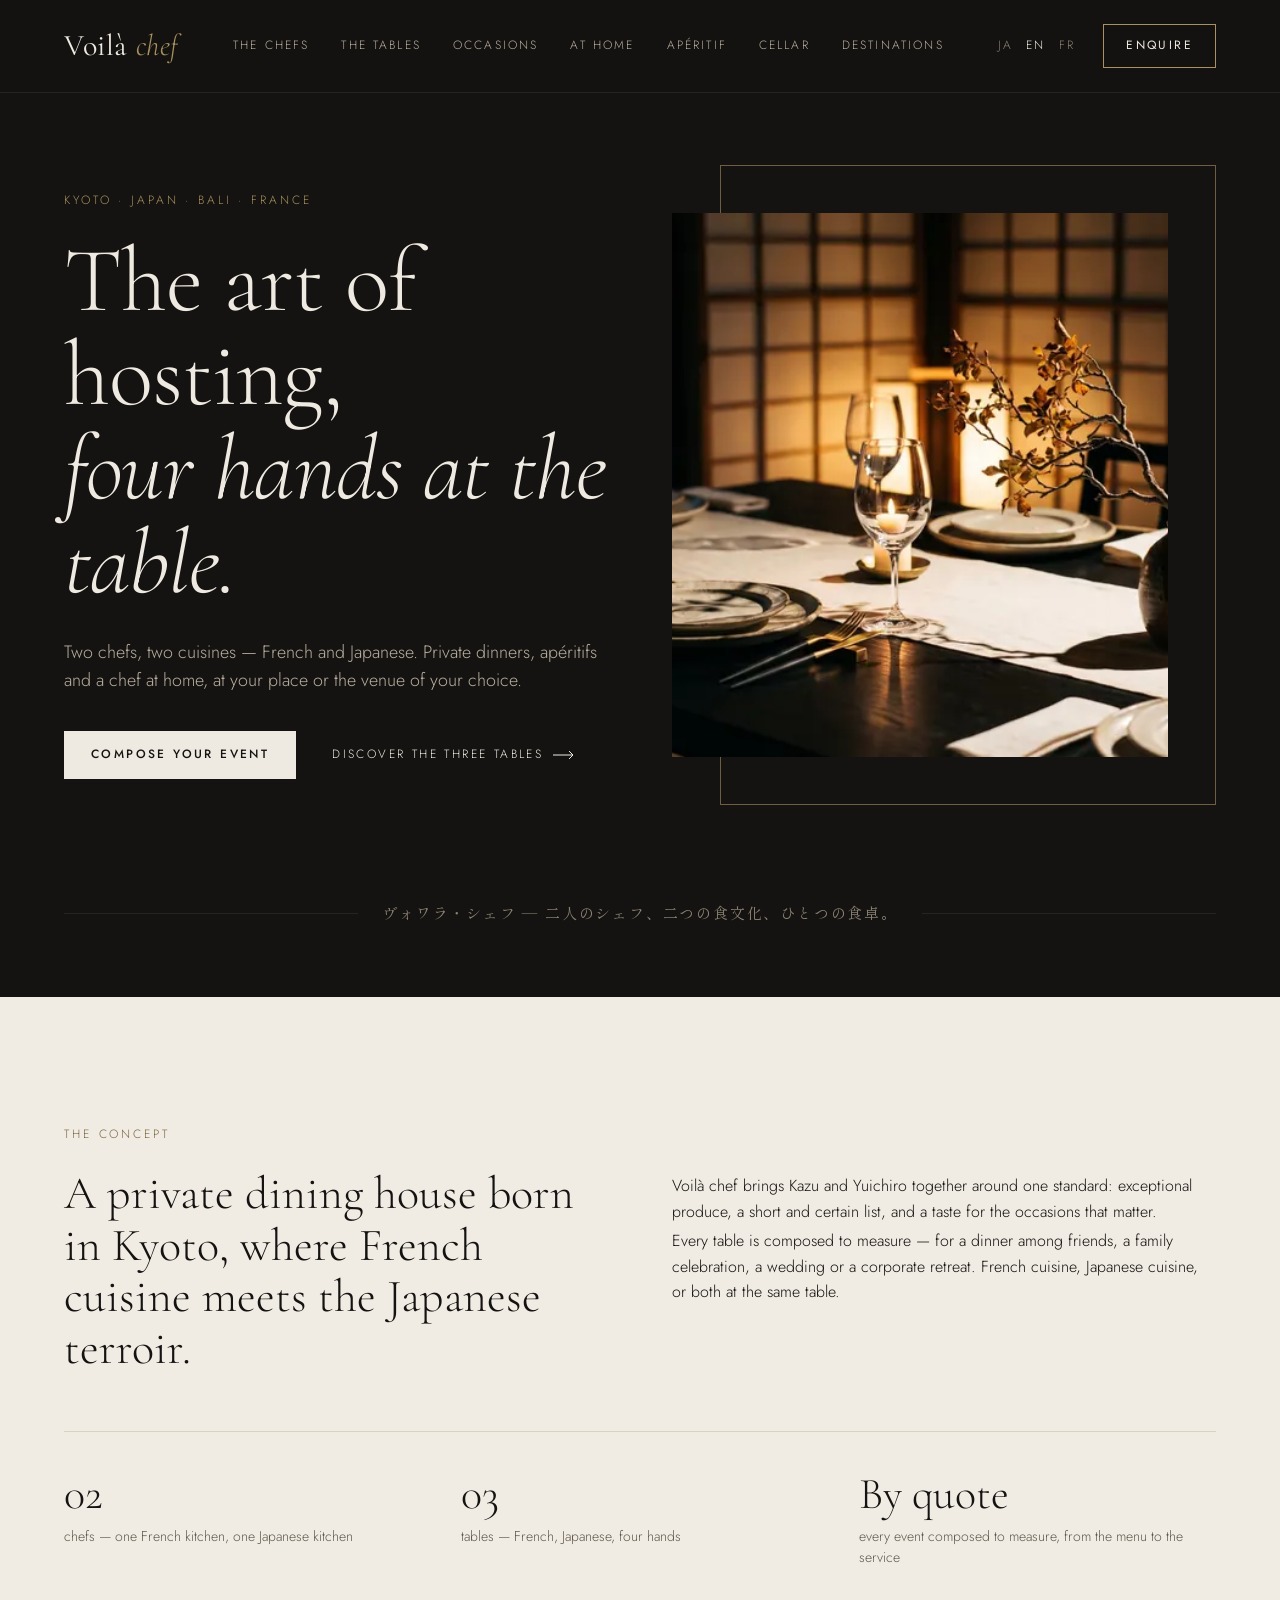
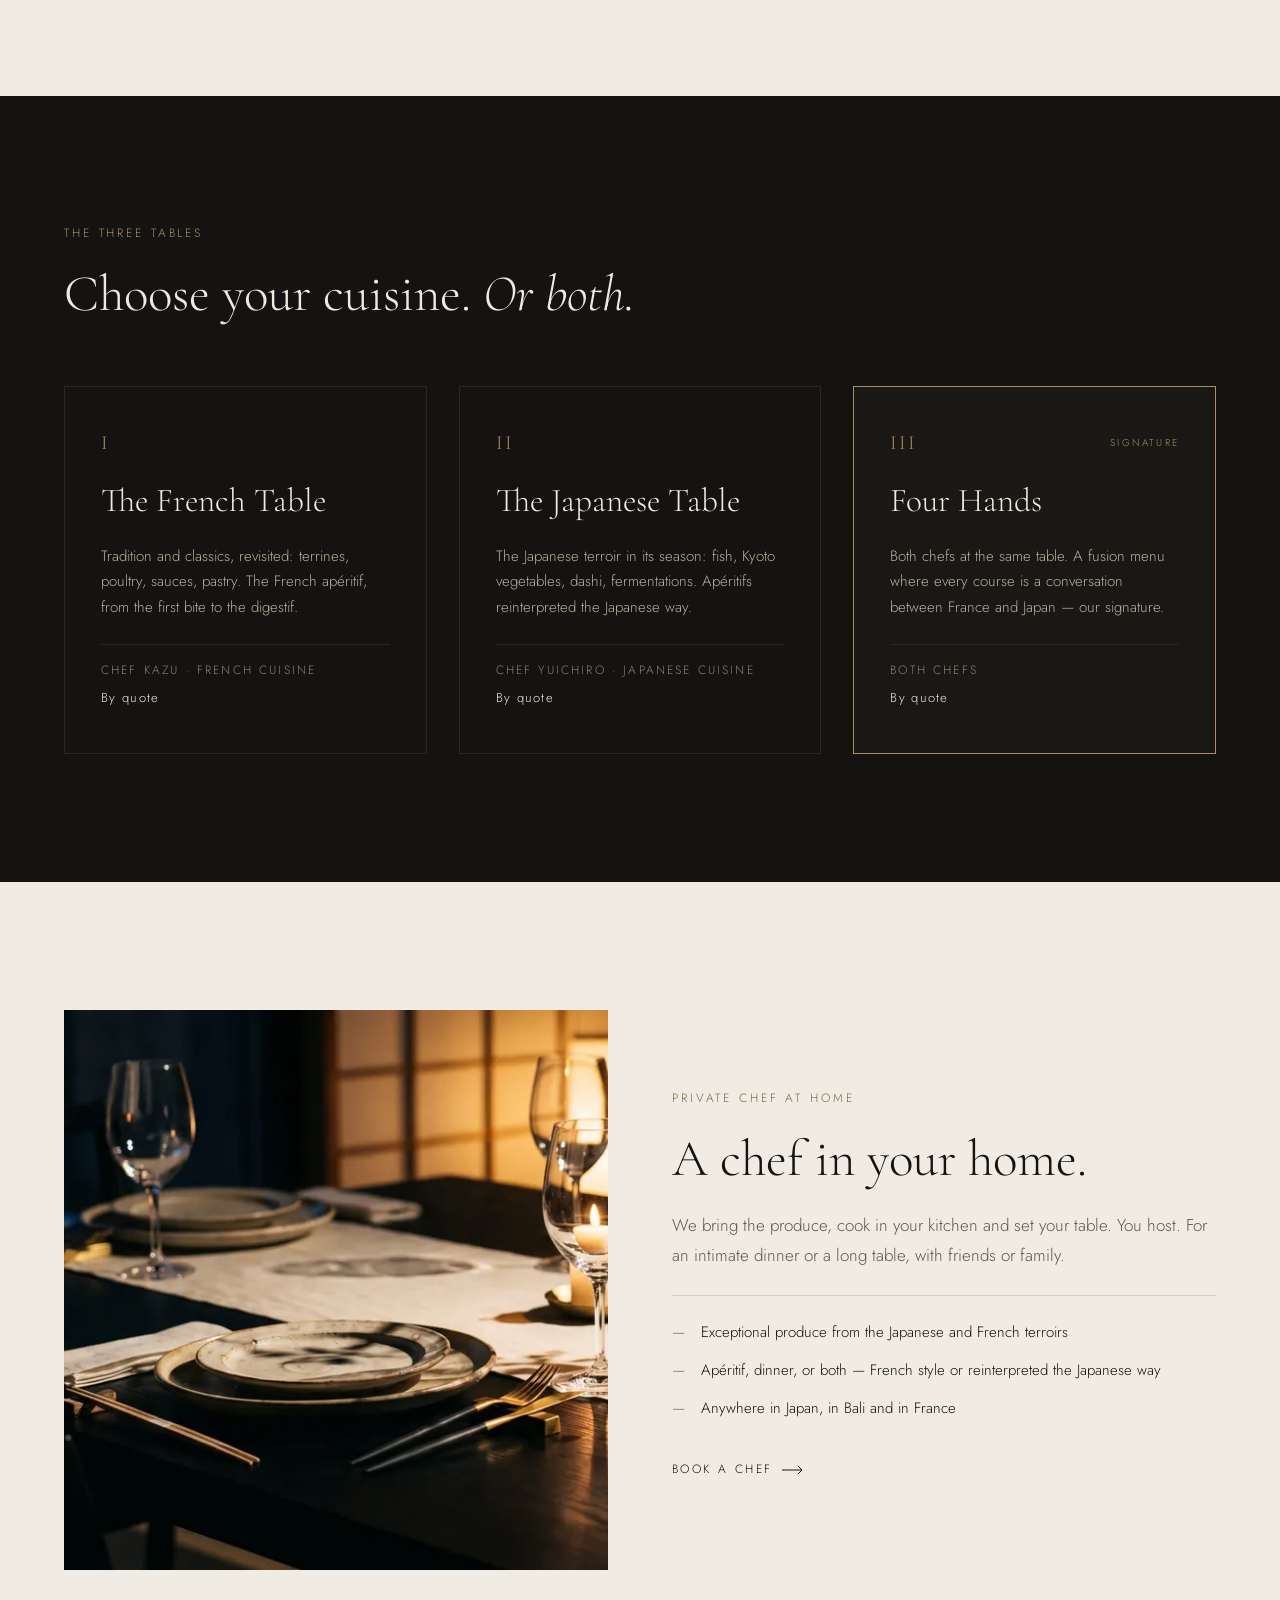
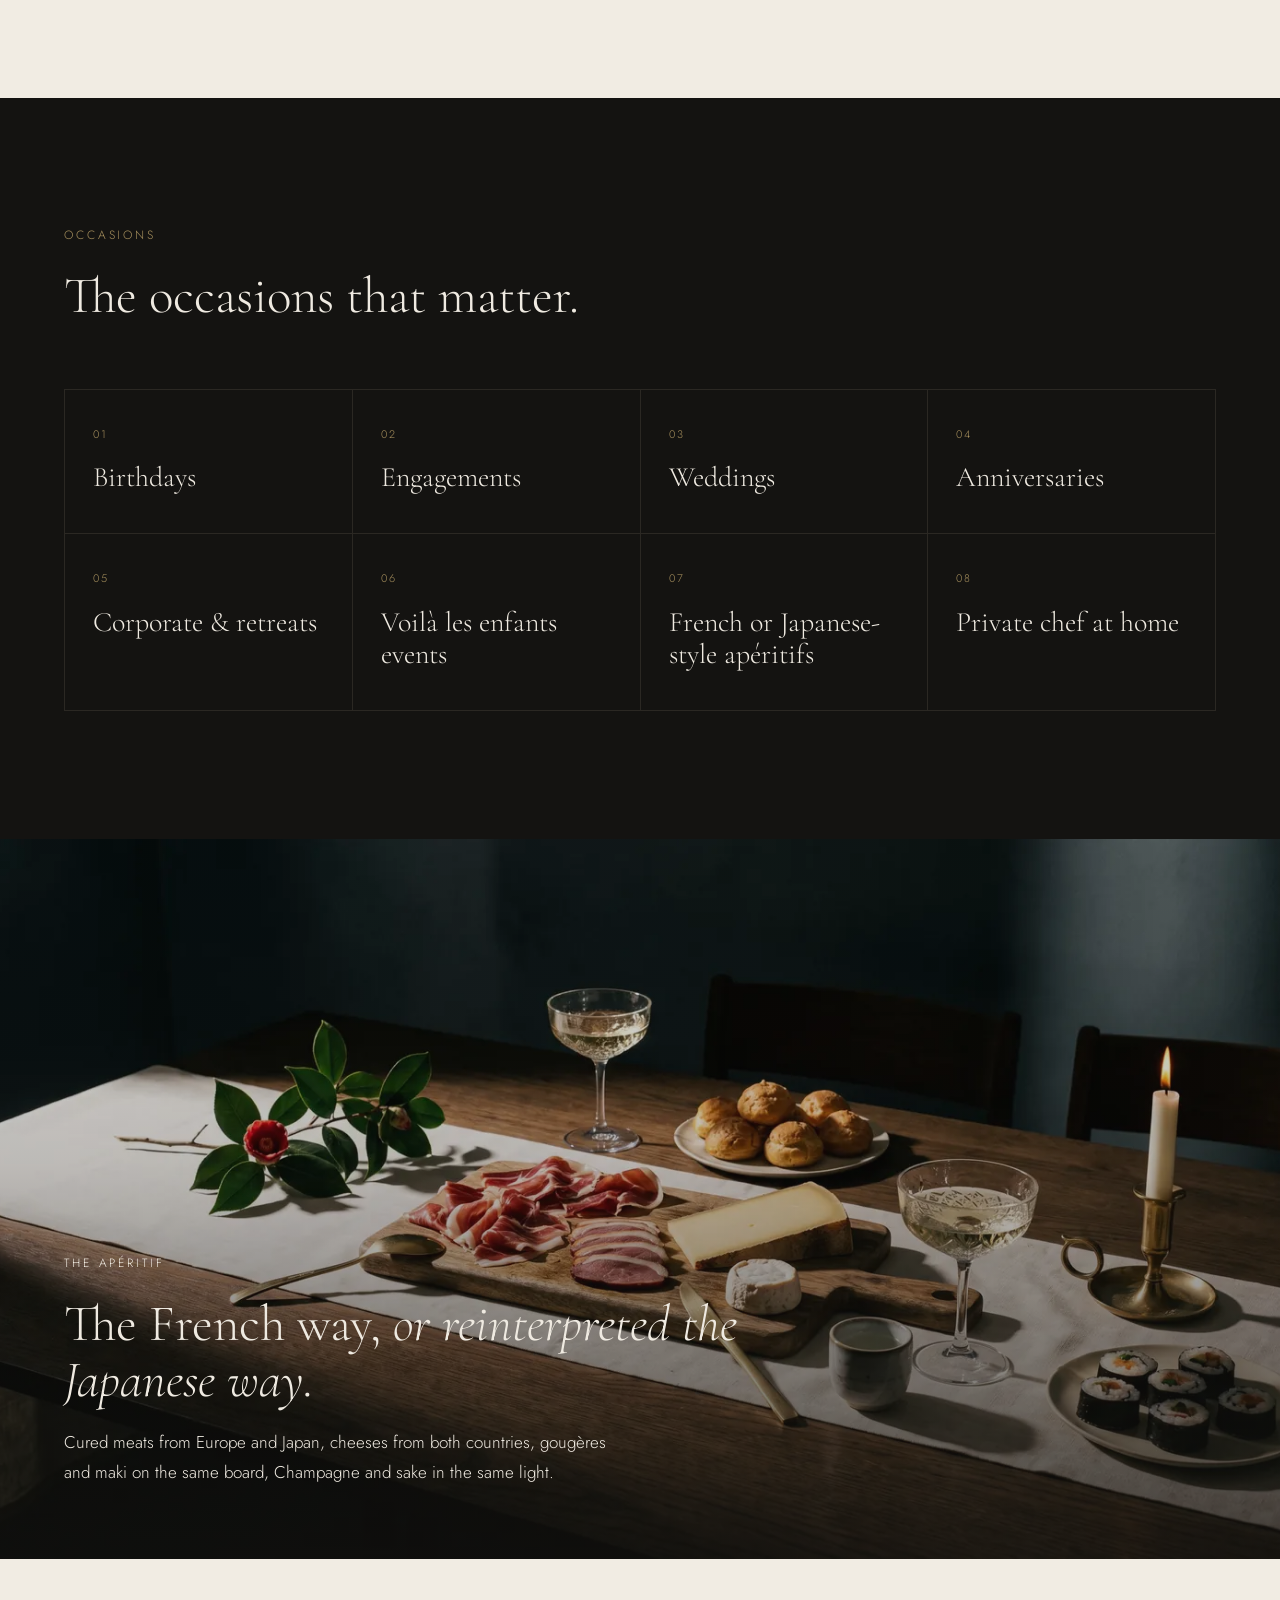
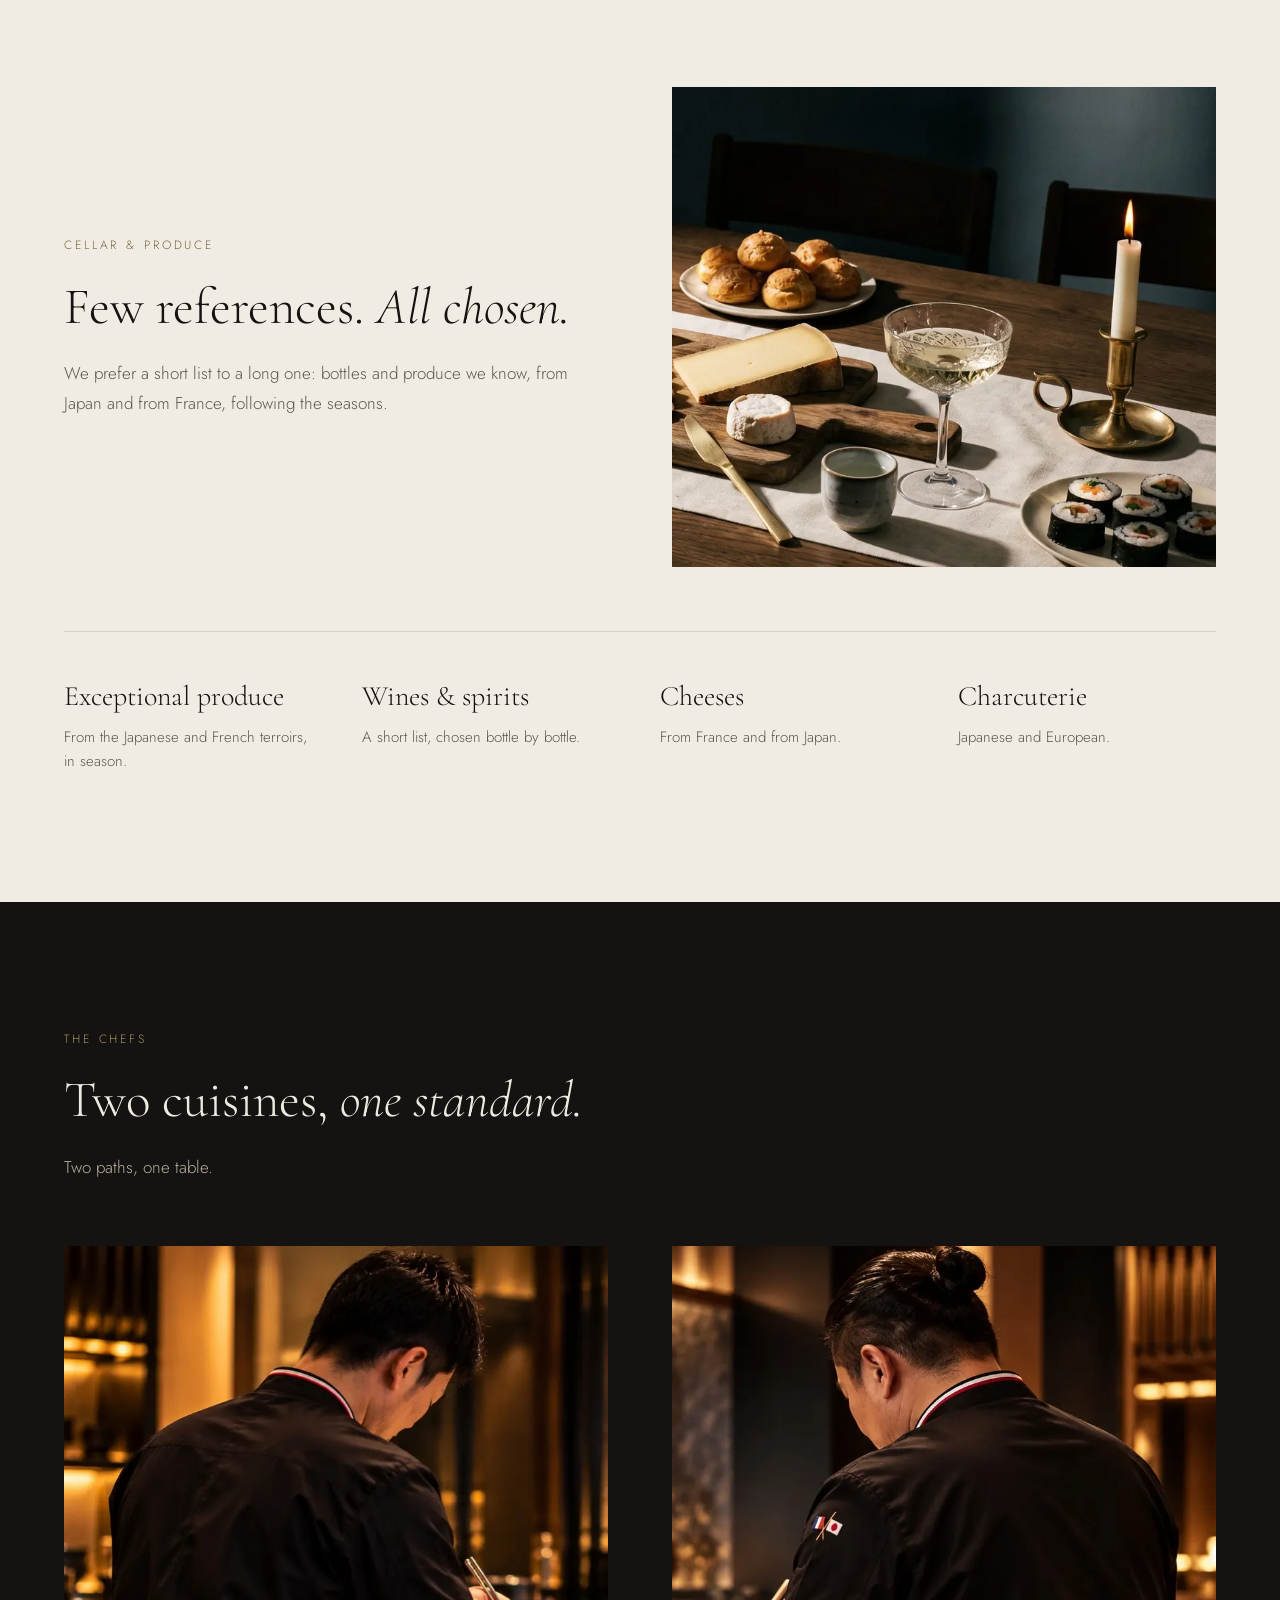
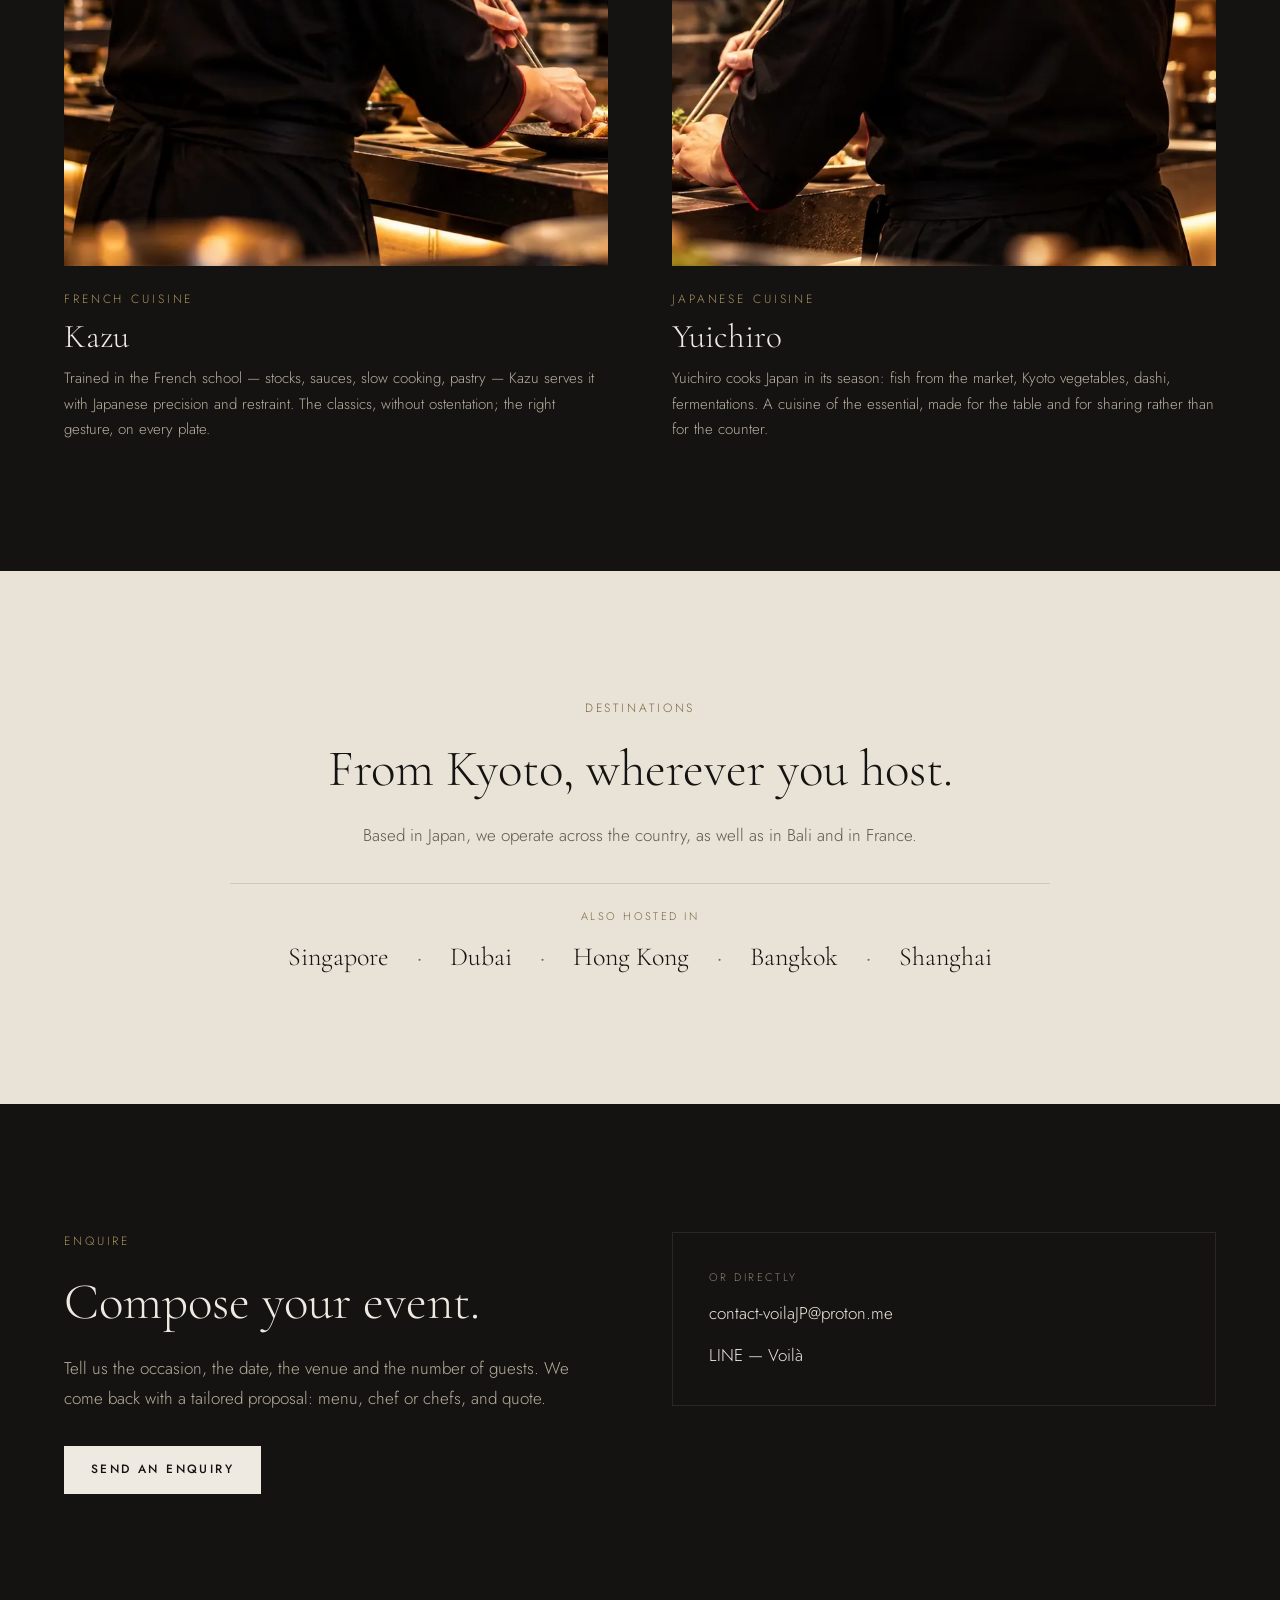
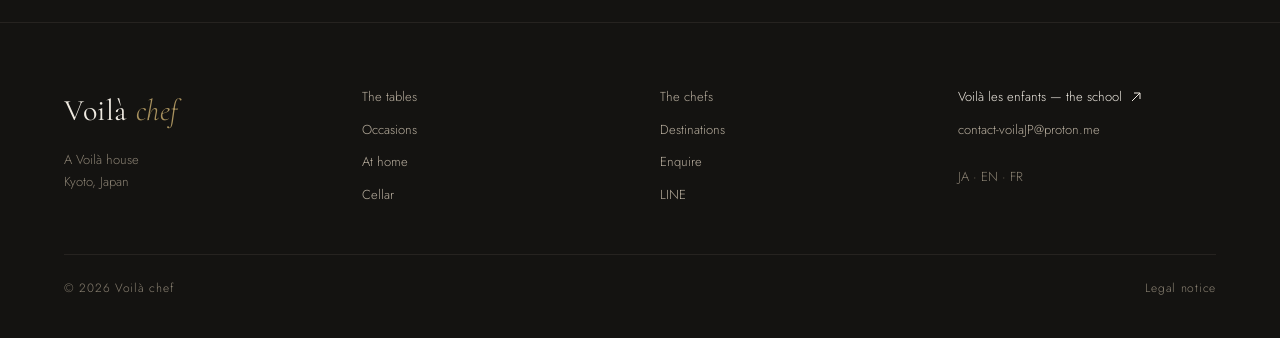
<file: en/index.html>
<!doctype html>
<html lang="en">
<head>
<meta charset="utf-8">
<meta name="viewport" content="width=device-width, initial-scale=1">
<title>Voilà chef — Private chefs in Kyoto · French, Japanese and four-hands dining</title>
<meta name="description" content="Two chefs, two cuisines. Private dinners, apéritifs and chef-at-home for your occasions: birthdays, engagements, weddings, corporate events. Kyoto, Japan, Bali, France.">
<link rel="canonical" href="https://voila-chef.vercel.app/en"><link rel="alternate" hreflang="ja" href="https://voila-chef.vercel.app/ja"><link rel="alternate" hreflang="en" href="https://voila-chef.vercel.app/en"><link rel="alternate" hreflang="fr" href="https://voila-chef.vercel.app/fr"><link rel="alternate" hreflang="x-default" href="https://voila-chef.vercel.app/ja">
<meta property="og:type" content="website">
<meta property="og:site_name" content="Voilà chef">
<meta property="og:title" content="Voilà chef — Private chefs in Kyoto · French, Japanese and four-hands dining">
<meta property="og:description" content="Two chefs, two cuisines. Private dinners, apéritifs and chef-at-home for your occasions: birthdays, engagements, weddings, corporate events. Kyoto, Japan, Bali, France.">
<meta property="og:url" content="https://voila-chef.vercel.app/en">
<meta property="og:image" content="https://voila-chef.vercel.app/assets/img/hero-1400.jpg">
<meta property="og:locale" content="en_US">
<meta name="twitter:card" content="summary_large_image">
<meta name="theme-color" content="#141311">
<link rel="icon" href="/favicon.svg" type="image/svg+xml">
<link rel="preconnect" href="https://fonts.googleapis.com">
<link rel="preconnect" href="https://fonts.gstatic.com" crossorigin>
<link rel="stylesheet" href="https://fonts.googleapis.com/css2?family=Cormorant+Garamond:ital,wght@0,300;0,400;0,500;1,300;1,400&family=Jost:wght@300;400;500&family=Shippori+Mincho:wght@400;500&family=Zen+Kaku+Gothic+New:wght@300;400;500&display=swap">
<link rel="stylesheet" href="/assets/css/style.css?v=202610091457"><link rel="preload" as="image" href="/assets/img/hero-1400.webp" imagesrcset="/assets/img/hero-800.webp 800w, /assets/img/hero-1400.webp 1400w, /assets/img/hero-2000.webp 2000w" imagesizes="(max-width: 760px) 100vw, 50vw"><script type="application/ld+json">
{"@context": "https://schema.org", "@type": ["FoodEstablishment", "LocalBusiness"], "address": {"@type": "PostalAddress", "addressCountry": "JP", "addressLocality": "Kyoto", "addressRegion": "Kyoto"}, "alternateName": "\u30f4\u30a9\u30ef\u30e9\u30fb\u30b7\u30a7\u30d5", "areaServed": [{"@type": "Country", "name": "Japan"}, {"@type": "Place", "name": "Bali"}, {"@type": "Country", "name": "France"}], "description": "Two chefs, two cuisines. Private dinners, ap\u00e9ritifs and chef-at-home for your occasions: birthdays, engagements, weddings, corporate events. Kyoto, Japan, Bali, France.", "email": "contact-voilaJP@proton.me", "image": "https://voila-chef.vercel.app/assets/img/hero-1400.jpg", "inLanguage": "en", "makesOffer": [{"@type": "Offer", "itemOffered": {"@type": "Service", "description": "Tradition and classics, revisited: terrines, poultry, sauces, pastry. The French ap\u00e9ritif, from the first bite to the digestif.", "name": "The French Table"}}, {"@type": "Offer", "itemOffered": {"@type": "Service", "description": "The Japanese terroir in its season: fish, Kyoto vegetables, dashi, fermentations. Ap\u00e9ritifs reinterpreted the Japanese way.", "name": "The Japanese Table"}}, {"@type": "Offer", "itemOffered": {"@type": "Service", "description": "Both chefs at the same table. A fusion menu where every course is a conversation between France and Japan \u2014 our signature.", "name": "Four Hands"}}], "name": "Voil\u00e0 chef", "parentOrganization": {"@type": "Organization", "name": "Voil\u00e0 les enfants", "url": "https://voila-enfants.vercel.app"}, "priceRange": "$$$$", "servesCuisine": ["French", "Japanese"], "url": "https://voila-chef.vercel.app/en"}
</script>
</head>
<body class="lang-en">
<a class="skip" href="#main">Skip to content</a>

<header class="nav" id="top">
  <div class="wrap nav__in">
    <a class="brand" href="/en">Voilà <em>chef</em></a>
    <nav class="nav__menu" id="menu" aria-label="Menu">
      <a href="/en#chefs">The chefs</a>
      <a href="/en#tables">The tables</a>
      <a href="/en#occasions">Occasions</a>
      <a href="/en#domicile">At home</a>
      <a href="/en#aperitif">Apéritif</a>
      <a href="/en#cave">Cellar</a>
      <a href="/en#destinations">Destinations</a>
      <a class="nav__menu-cta" href="/en/request">Enquire</a>
      <div class="nav__langs nav__langs--menu">        <a href="/ja" hreflang="ja">JA</a>        <a href="/en" hreflang="en" aria-current="true">EN</a>        <a href="/fr" hreflang="fr">FR</a>      </div>
    </nav>
    <div class="nav__right">
      <div class="nav__langs">        <a href="/ja" hreflang="ja">JA</a>        <a href="/en" hreflang="en" aria-current="true">EN</a>        <a href="/fr" hreflang="fr">FR</a>      </div>
      <a class="btn btn--line" href="/en/request">Enquire</a>
      <button class="burger" type="button" aria-controls="menu" aria-expanded="false" aria-label="Open menu" data-open="Open menu" data-close="Close menu">
        <span></span><span></span>
      </button>
    </div>
  </div>
</header>

<main id="main">
<section class="hero">
  <div class="wrap hero__grid">
    <div class="hero__text">
      <p class="kicker kicker--accent">Kyoto · Japan · Bali · France</p>
      <h1 class="h1">The art of hosting,<br><em>four hands at the table.</em></h1>
      <p class="lead">Two chefs, two cuisines — French and Japanese. Private dinners, apéritifs and a chef at home, at your place or the venue of your choice.</p>
      <div class="hero__actions">
        <a class="btn btn--solid" href="/en/request">Compose your event</a>
        <a class="link-arrow" href="#tables">Discover the three tables
          <svg width="22" height="10" viewBox="0 0 22 10" fill="none" stroke="currentColor" stroke-width="1" aria-hidden="true"><path d="M0 5h20M16 1l4 4-4 4"/></svg></a>
      </div>
    </div>
    <div class="hero__media">
      <div class="hero__frame" aria-hidden="true"></div>
      <picture><source type="image/webp" srcset="/assets/img/hero-800.webp 800w, /assets/img/hero-1400.webp 1400w, /assets/img/hero-2000.webp 2000w" sizes="(max-width: 760px) 100vw, 50vw"><img src="/assets/img/hero-1400.jpg" srcset="/assets/img/hero-800.jpg 800w, /assets/img/hero-1400.jpg 1400w, /assets/img/hero-2000.jpg 2000w" sizes="(max-width: 760px) 100vw, 50vw" alt="Candlelit dinner table set in a traditional Kyoto house" fetchpriority="high" decoding="async"></picture>
    </div>
  </div>
</section>

<div class="wrap rule-line">
  <span class="rule"></span>
  <p class="jp">ヴォワラ・シェフ — 二人のシェフ、二つの食文化、ひとつの食卓。</p>
  <span class="rule"></span>
</div>

<section class="section section--ivory" id="concept">
  <div class="wrap">
    <div class="g2 g2--start">
      <div>
        <p class="kicker kicker--dark">The concept</p>
        <h2 class="h2">A private dining house born in Kyoto, where French cuisine meets the Japanese terroir.</h2>
      </div>
      <div class="concept__text">
        <p>Voilà chef brings Kazu and Yuichiro together around one standard: exceptional produce, a short and certain list, and a taste for the occasions that matter.</p>
        <p>Every table is composed to measure — for a dinner among friends, a family celebration, a wedding or a corporate retreat. French cuisine, Japanese cuisine, or both at the same table.</p>
      </div>
    </div>
    <div class="stats">      <div class="stat"><div class="stat__n">02</div><div class="stat__t">chefs — one French kitchen, one Japanese kitchen</div></div>      <div class="stat"><div class="stat__n">03</div><div class="stat__t">tables — French, Japanese, four hands</div></div>      <div class="stat"><div class="stat__n">By quote</div><div class="stat__t">every event composed to measure, from the menu to the service</div></div>    </div>
  </div>
</section>

<section class="section" id="tables">
  <div class="wrap">
    <div class="section__head">
      <p class="kicker kicker--accent">The three tables</p>
      <h2 class="h2 h2--xl">Choose your cuisine. <em>Or both.</em></h2>
    </div>
    <div class="g3">      <article class="card">
        <div class="card__top"><span class="num">I</span></div>
        <h3 class="h3">The French Table</h3>
        <p class="card__text">Tradition and classics, revisited: terrines, poultry, sauces, pastry. The French apéritif, from the first bite to the digestif.</p>
        <div class="card__foot">
          <span class="label">Chef Kazu · French cuisine</span>
          <span class="price">By quote</span>
        </div>
      </article>      <article class="card">
        <div class="card__top"><span class="num">II</span></div>
        <h3 class="h3">The Japanese Table</h3>
        <p class="card__text">The Japanese terroir in its season: fish, Kyoto vegetables, dashi, fermentations. Apéritifs reinterpreted the Japanese way.</p>
        <div class="card__foot">
          <span class="label">Chef Yuichiro · Japanese cuisine</span>
          <span class="price">By quote</span>
        </div>
      </article>      <article class="card card--signature">
        <div class="card__top"><span class="num">III</span><span class="tag">Signature</span></div>
        <h3 class="h3">Four Hands</h3>
        <p class="card__text">Both chefs at the same table. A fusion menu where every course is a conversation between France and Japan — our signature.</p>
        <div class="card__foot">
          <span class="label">Both chefs</span>
          <span class="price">By quote</span>
        </div>
      </article>    </div>
  </div>
</section>

<section class="section section--ivory" id="domicile">
  <div class="wrap g2 g2--center">
    <picture><source type="image/webp" srcset="/assets/img/domicile-800.webp 800w, /assets/img/domicile-1400.webp 1400w, /assets/img/domicile-2000.webp 2000w" sizes="(max-width: 760px) 100vw, 50vw"><img class="img img--tall" src="/assets/img/domicile-1400.jpg" srcset="/assets/img/domicile-800.jpg 800w, /assets/img/domicile-1400.jpg 1400w, /assets/img/domicile-2000.jpg 2000w" sizes="(max-width: 760px) 100vw, 50vw" alt="Plate, candle and glass on a table set at home" loading="lazy" decoding="async"></picture>
    <div>
      <p class="kicker kicker--dark">Private chef at home</p>
      <h2 class="h2 h2--xl">A chef in your home.</h2>
      <p class="body">We bring the produce, cook in your kitchen and set your table. You host. For an intimate dinner or a long table, with friends or family.</p>
      <ul class="dashlist">        <li><span>—</span>Exceptional produce from the Japanese and French terroirs</li>        <li><span>—</span>Apéritif, dinner, or both — French style or reinterpreted the Japanese way</li>        <li><span>—</span>Anywhere in Japan, in Bali and in France</li>      </ul>
      <a class="link-arrow link-arrow--dark" href="/en/request">Book a chef
        <svg width="22" height="10" viewBox="0 0 22 10" fill="none" stroke="currentColor" stroke-width="1" aria-hidden="true"><path d="M0 5h20M16 1l4 4-4 4"/></svg></a>
    </div>
  </div>
</section>

<section class="section" id="occasions">
  <div class="wrap">
    <div class="section__head">
      <p class="kicker kicker--accent">Occasions</p>
      <h2 class="h2 h2--xl">The occasions that matter.</h2>
    </div>
    <ul class="occasions">      <li><span class="num num--sm">01</span><span class="occasions__name">Birthdays</span></li>      <li><span class="num num--sm">02</span><span class="occasions__name">Engagements</span></li>      <li><span class="num num--sm">03</span><span class="occasions__name">Weddings</span></li>      <li><span class="num num--sm">04</span><span class="occasions__name">Anniversaries</span></li>      <li><span class="num num--sm">05</span><span class="occasions__name">Corporate &amp; retreats</span></li>      <li><span class="num num--sm">06</span><span class="occasions__name">Voilà les enfants events</span></li>      <li><span class="num num--sm">07</span><span class="occasions__name">French or Japanese-style apéritifs</span></li>      <li><span class="num num--sm">08</span><span class="occasions__name">Private chef at home</span></li>    </ul>
  </div>
</section>

<section class="band" id="aperitif">
  <picture><source type="image/webp" srcset="/assets/img/apero-800.webp 800w, /assets/img/apero-1400.webp 1400w, /assets/img/apero-2000.webp 2000w" sizes="100vw"><img class="band__img" src="/assets/img/apero-1400.jpg" srcset="/assets/img/apero-800.jpg 800w, /assets/img/apero-1400.jpg 1400w, /assets/img/apero-2000.jpg 2000w" sizes="100vw" alt="Franco-Japanese apéritif board: cured meats, cheeses, gougères, maki, coupes of Champagne" loading="lazy" decoding="async"></picture>
  <div class="band__veil" aria-hidden="true"></div>
  <div class="wrap band__text">
    <p class="kicker">The apéritif</p>
    <h2 class="h2 h2--xl">The French way, <em>or reinterpreted the Japanese way.</em></h2>
    <p class="body body--light">Cured meats from Europe and Japan, cheeses from both countries, gougères and maki on the same board, Champagne and sake in the same light.</p>
  </div>
</section>

<section class="section section--ivory" id="cave">
  <div class="wrap">
    <div class="g2 g2--center">
      <div>
        <p class="kicker kicker--dark">Cellar &amp; produce</p>
        <h2 class="h2 h2--xl">Few references. <em>All chosen.</em></h2>
        <p class="body">We prefer a short list to a long one: bottles and produce we know, from Japan and from France, following the seasons.</p>
      </div>
      <picture><source type="image/webp" srcset="/assets/img/cave-800.webp 800w, /assets/img/cave-1400.webp 1400w, /assets/img/cave-2000.webp 2000w" sizes="(max-width: 760px) 100vw, 50vw"><img class="img img--mid" src="/assets/img/cave-1400.jpg" srcset="/assets/img/cave-800.jpg 800w, /assets/img/cave-1400.jpg 1400w, /assets/img/cave-2000.jpg 2000w" sizes="(max-width: 760px) 100vw, 50vw" alt="Comté, goat cheese, coupe of Champagne, cup of sake and a brass candle holder" loading="lazy" decoding="async"></picture>
    </div>
    <div class="g4 g4--rule">      <div><h3 class="h3 h3--sm">Exceptional produce</h3><p class="small">From the Japanese and French terroirs, in season.</p></div>      <div><h3 class="h3 h3--sm">Wines &amp; spirits</h3><p class="small">A short list, chosen bottle by bottle.</p></div>      <div><h3 class="h3 h3--sm">Cheeses</h3><p class="small">From France and from Japan.</p></div>      <div><h3 class="h3 h3--sm">Charcuterie</h3><p class="small">Japanese and European.</p></div>    </div>
  </div>
</section>

<section class="section" id="chefs">
  <div class="wrap">
    <div class="section__head">
      <p class="kicker kicker--accent">The chefs</p>
      <h2 class="h2 h2--xl">Two cuisines, <em>one standard.</em></h2>
      <p class="body body--muted">Two paths, one table.</p>
    </div>
    <div class="g2">      <article class="chef">
        <picture><source type="image/webp" srcset="/assets/img/chef-kazu-800.webp 800w, /assets/img/chef-kazu-1400.webp 1400w, /assets/img/chef-kazu-2000.webp 2000w" sizes="(max-width: 760px) 100vw, 50vw"><img class="img img--portrait" src="/assets/img/chef-kazu-1400.jpg" srcset="/assets/img/chef-kazu-800.jpg 800w, /assets/img/chef-kazu-1400.jpg 1400w, /assets/img/chef-kazu-2000.jpg 2000w" sizes="(max-width: 760px) 100vw, 50vw" alt="Kazu plating at the counter — French cuisine" loading="lazy" decoding="async"></picture>
        <p class="kicker kicker--accent">French cuisine</p>
        <h3 class="h3">Kazu</h3>
        <p class="card__text">Trained in the French school — stocks, sauces, slow cooking, pastry — Kazu serves it with Japanese precision and restraint. The classics, without ostentation; the right gesture, on every plate.</p>
      </article>      <article class="chef">
        <picture><source type="image/webp" srcset="/assets/img/chef-yuichiro-800.webp 800w, /assets/img/chef-yuichiro-1400.webp 1400w, /assets/img/chef-yuichiro-2000.webp 2000w" sizes="(max-width: 760px) 100vw, 50vw"><img class="img img--portrait" src="/assets/img/chef-yuichiro-1400.jpg" srcset="/assets/img/chef-yuichiro-800.jpg 800w, /assets/img/chef-yuichiro-1400.jpg 1400w, /assets/img/chef-yuichiro-2000.jpg 2000w" sizes="(max-width: 760px) 100vw, 50vw" alt="Yuichiro plating sashimi at the counter — Japanese cuisine" loading="lazy" decoding="async"></picture>
        <p class="kicker kicker--accent">Japanese cuisine</p>
        <h3 class="h3">Yuichiro</h3>
        <p class="card__text">Yuichiro cooks Japan in its season: fish from the market, Kyoto vegetables, dashi, fermentations. A cuisine of the essential, made for the table and for sharing rather than for the counter.</p>
      </article>    </div>
  </div>
</section>

<section class="section section--stone section--center" id="destinations">
  <div class="wrap">
    <p class="kicker kicker--dark">Destinations</p>
    <h2 class="h2 h2--xl">From Kyoto, wherever you host.</h2>
    <p class="body">Based in Japan, we operate across the country, as well as in Bali and in France.</p>
    <div class="cities">
      <p class="label label--dark">Also hosted in</p>
      <p class="cities__list"><span>Singapore</span><span class="dot">·</span><span>Dubai</span><span class="dot">·</span><span>Hong Kong</span><span class="dot">·</span><span>Bangkok</span><span class="dot">·</span><span>Shanghai</span></p>
    </div>
  </div>
</section>

<section class="section" id="demande">
  <div class="wrap g2 g2--start">
    <div>
      <p class="kicker kicker--accent">Enquire</p>
      <h2 class="h2 h2--xl">Compose your event.</h2>
      <p class="body body--muted">Tell us the occasion, the date, the venue and the number of guests. We come back with a tailored proposal: menu, chef or chefs, and quote.</p>
      <a class="btn btn--solid" href="/en/request">Send an enquiry</a>
    </div>
    <div class="contact-box">
      <p class="label">Or directly</p>
      <a href="mailto:contact-voilaJP@proton.me">contact-voilaJP@proton.me</a>
      <a href="https://lin.ee/PXNYpdO" rel="noopener" target="_blank">LINE — Voilà</a>
    </div>
  </div>
</section>

</main>

<footer class="footer">
  <div class="wrap">
    <div class="footer__grid">
      <div>
        <div class="brand brand--footer">Voilà <em>chef</em></div>
        <p class="footer__muted">A Voilà house<br>Kyoto, Japan</p>
      </div>
      <nav class="footer__links" aria-label="Footer">
        <a href="/en#tables">The tables</a>
        <a href="/en#occasions">Occasions</a>
        <a href="/en#domicile">At home</a>
        <a href="/en#cave">Cellar</a>
      </nav>
      <nav class="footer__links" aria-label="Footer 2">
        <a href="/en#chefs">The chefs</a>
        <a href="/en#destinations">Destinations</a>
        <a href="/en/request">Enquire</a>
        <a href="https://lin.ee/PXNYpdO" rel="noopener" target="_blank">LINE</a>
      </nav>
      <div class="footer__links">
        <a class="footer__ext" href="https://voila-enfants.vercel.app" rel="noopener" target="_blank">Voilà les enfants — the school
          <svg width="12" height="12" viewBox="0 0 12 12" fill="none" stroke="currentColor" stroke-width="1" aria-hidden="true"><path d="M2 10L10 2M4 2h6v6"/></svg></a>
        <a href="mailto:contact-voilaJP@proton.me">contact-voilaJP@proton.me</a>
        <span class="footer__muted">JA · EN · FR</span>
      </div>
    </div>
    <div class="footer__bottom">
      <span>© 2026 Voilà chef</span>
      <a href="/en/legal">Legal notice</a>
    </div>
  </div>
</footer>

<script src="/assets/js/main.js?v=202610091457" defer></script>
</body>
</html>
</file>
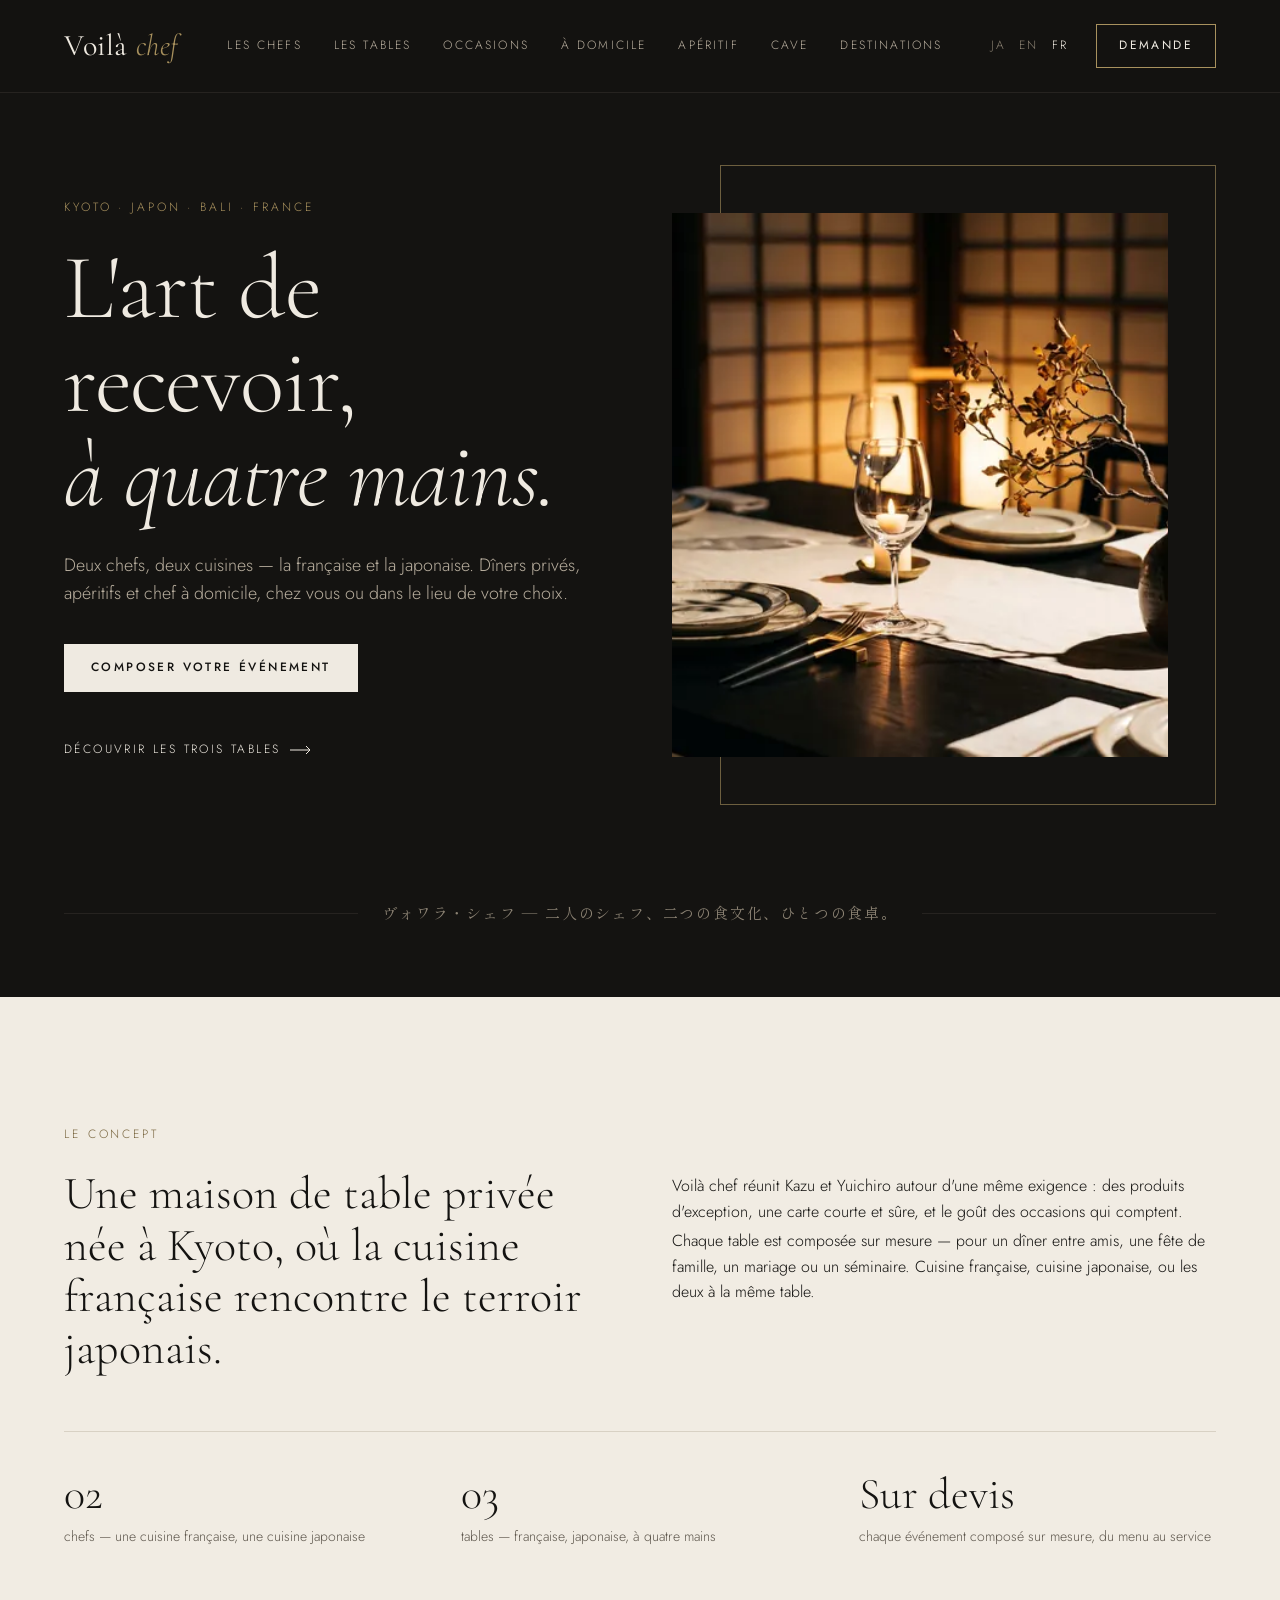
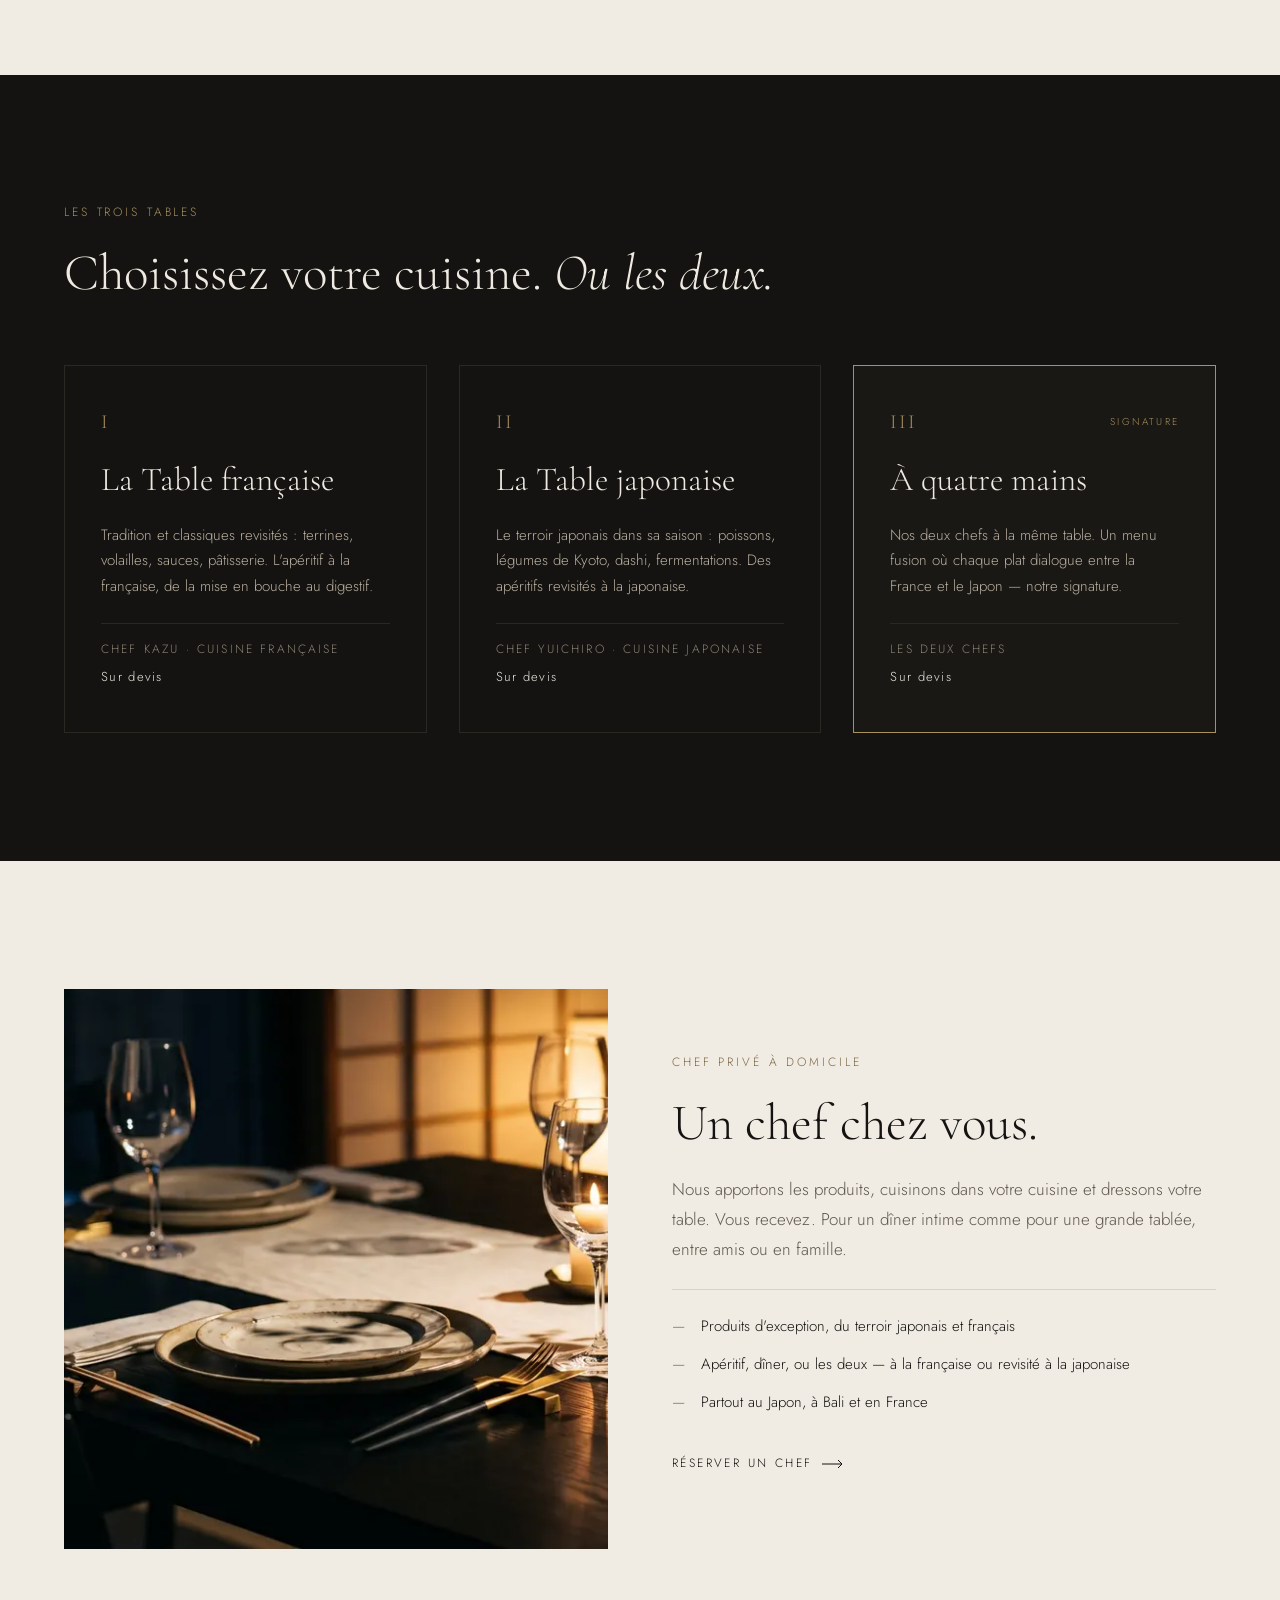
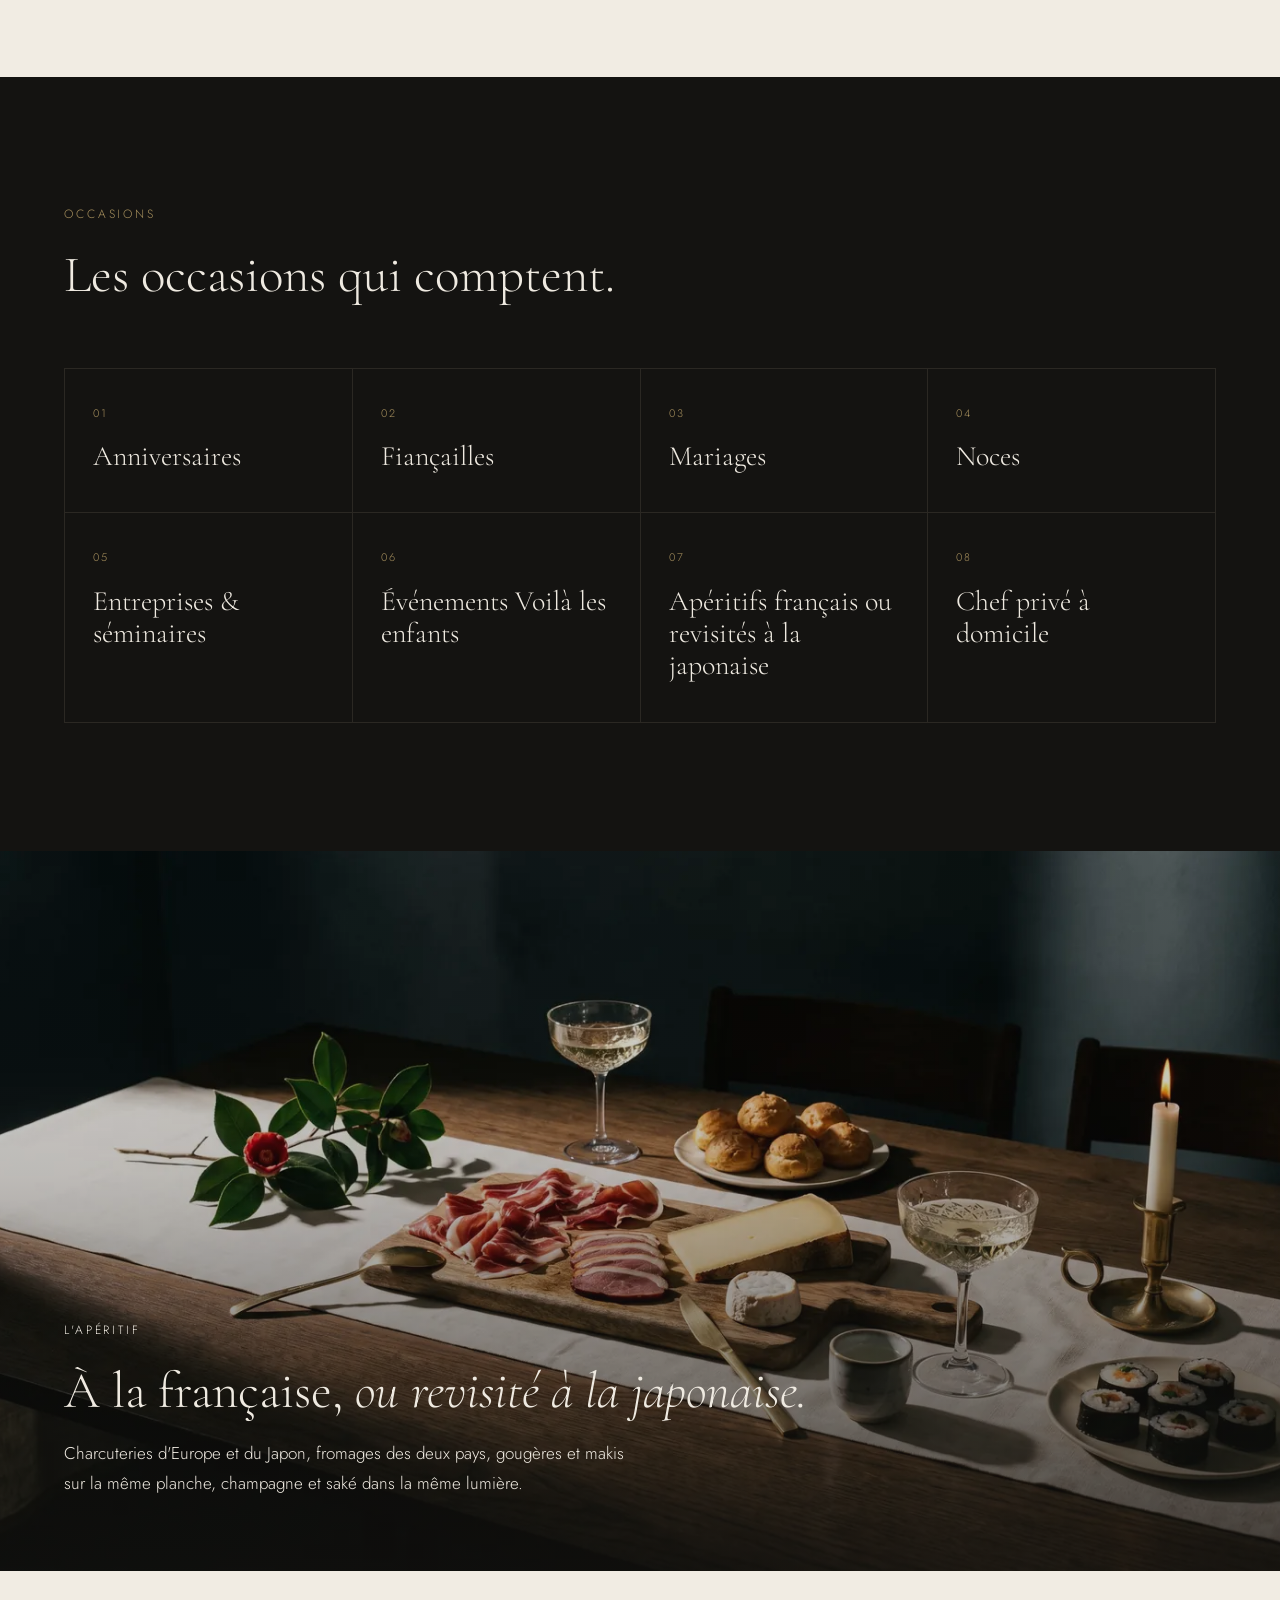
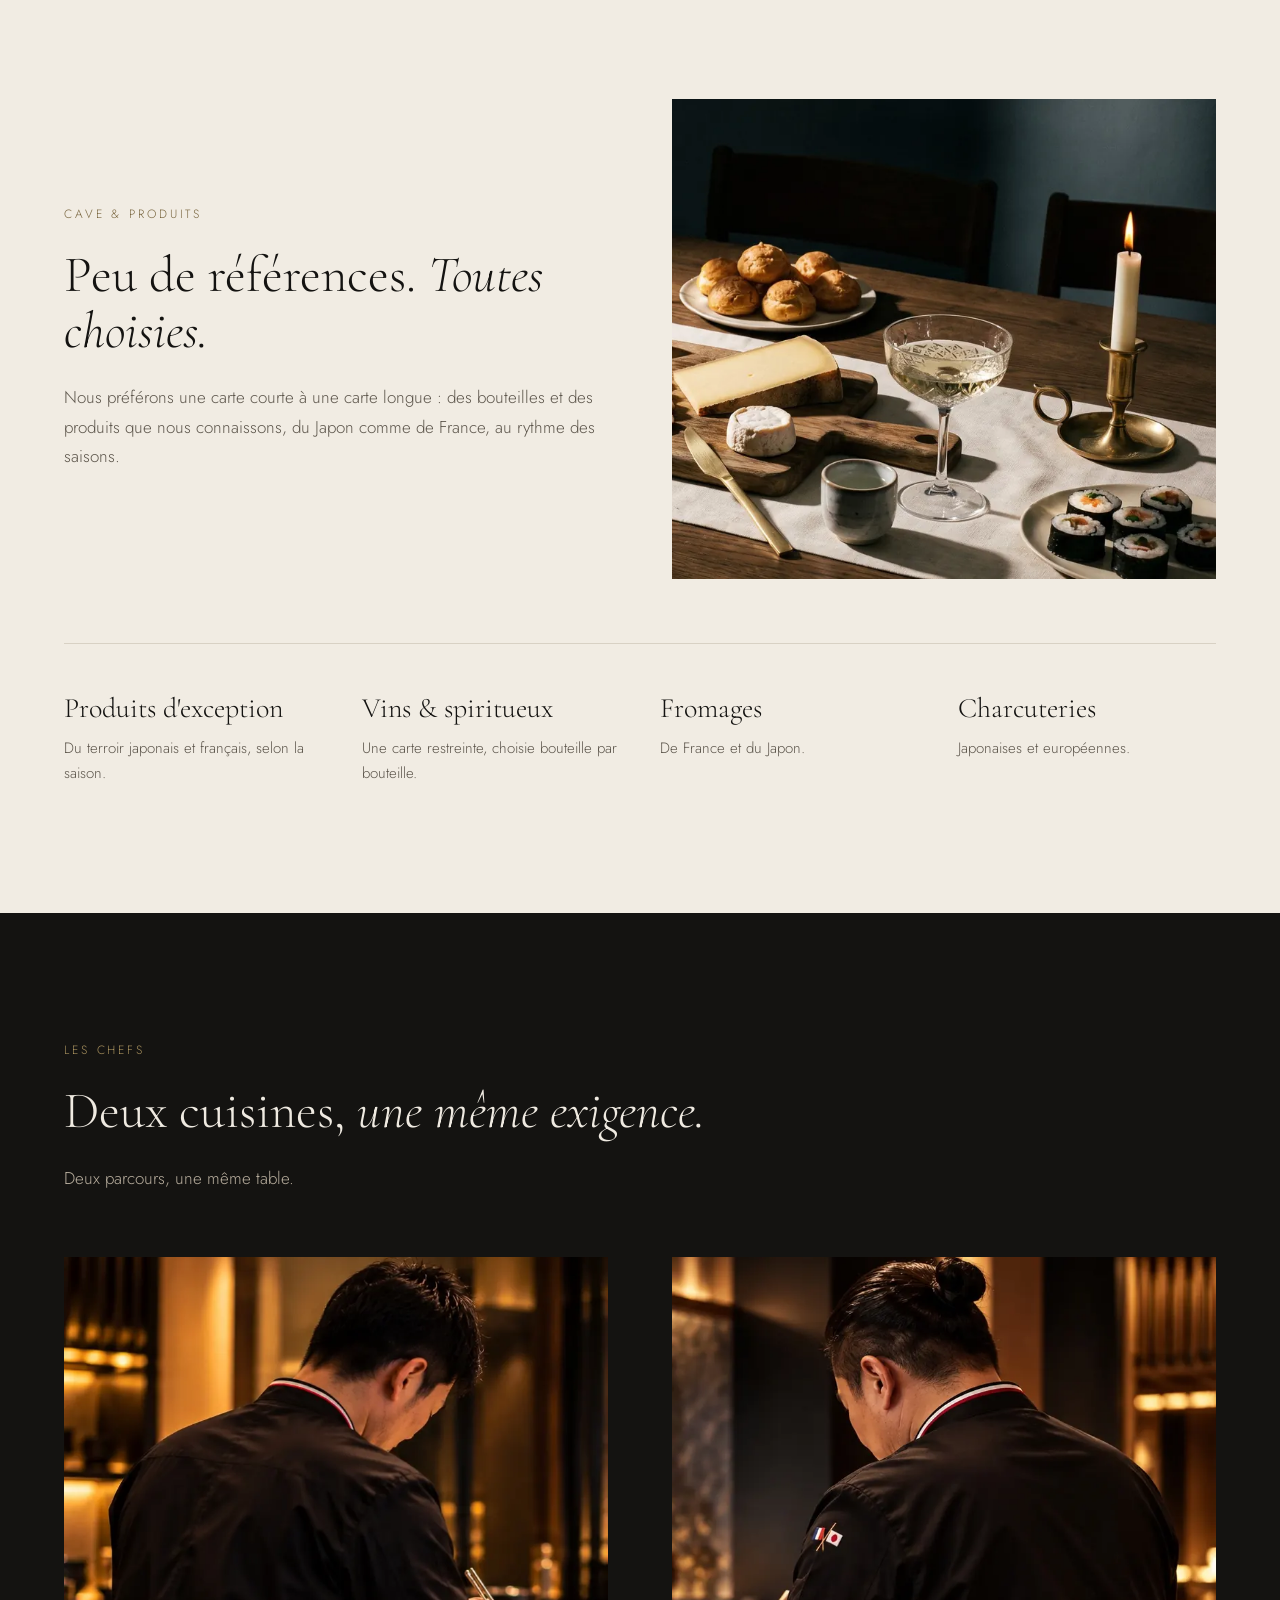
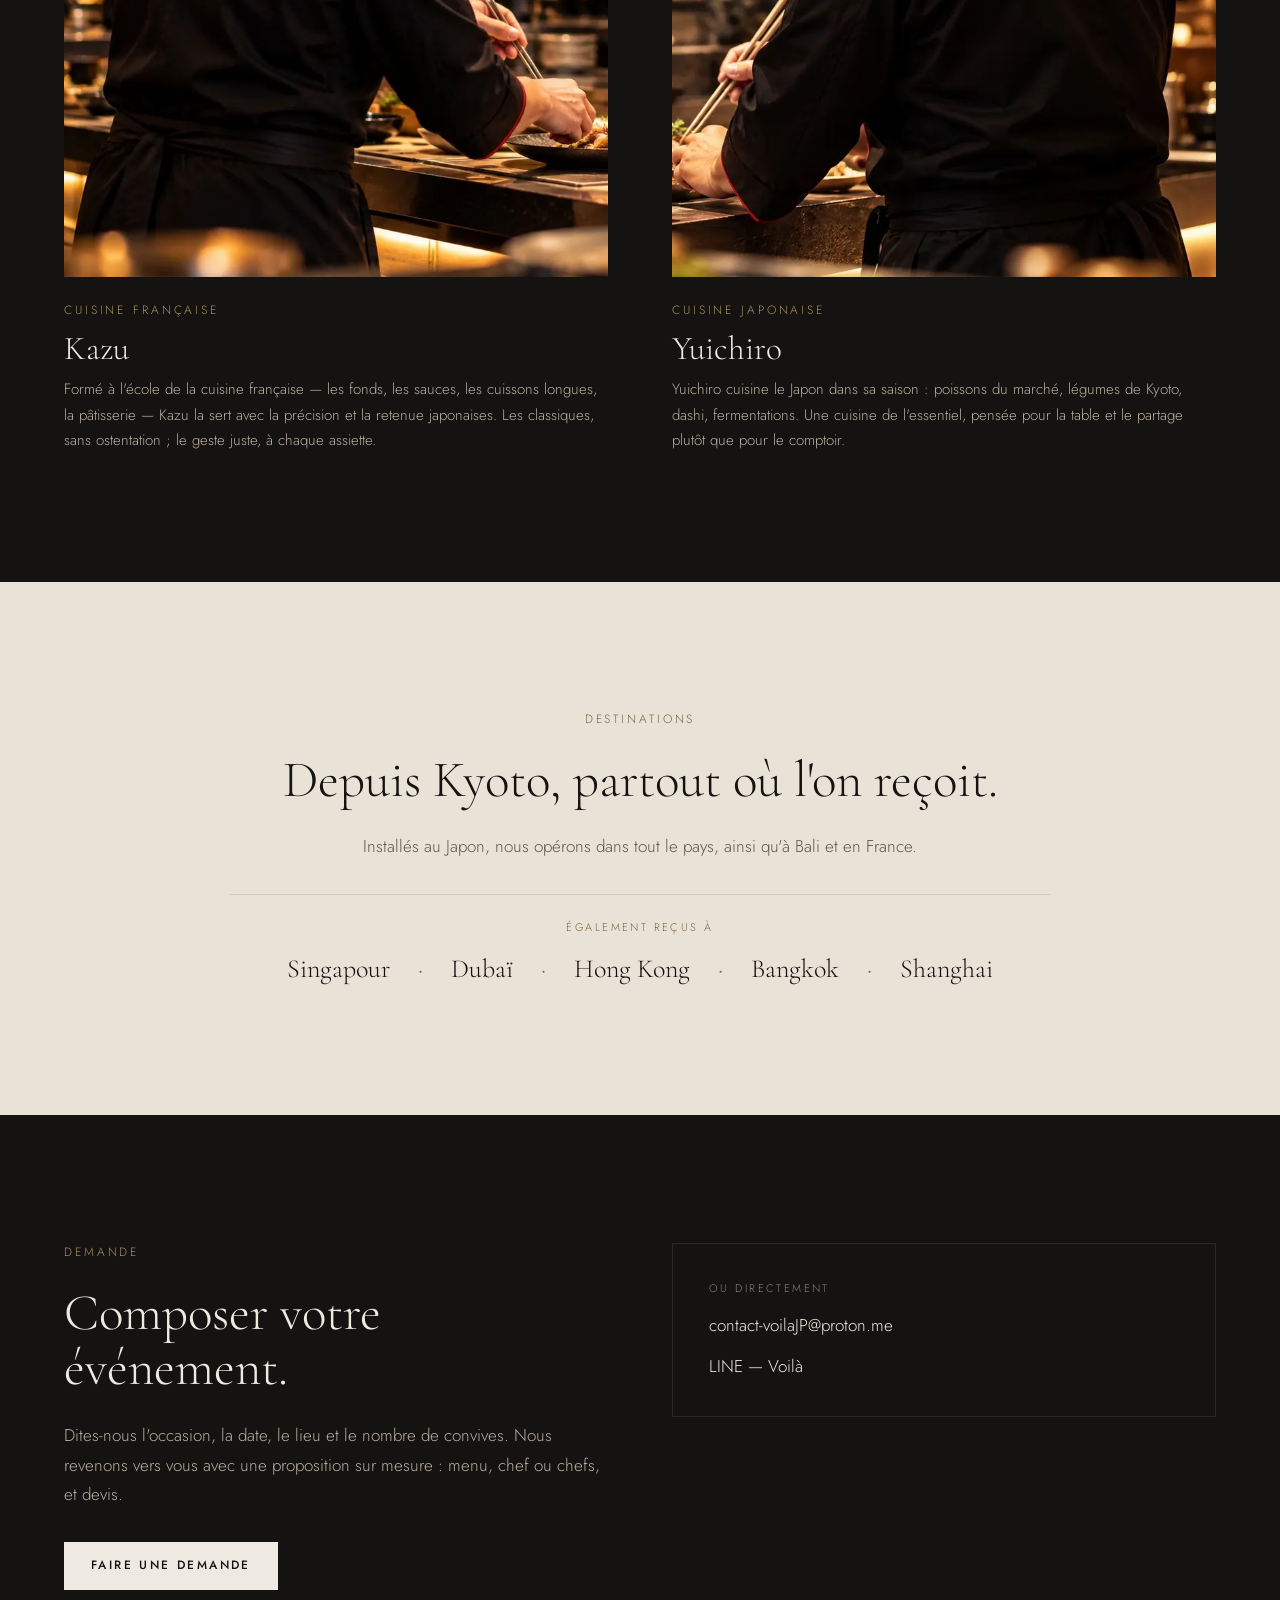
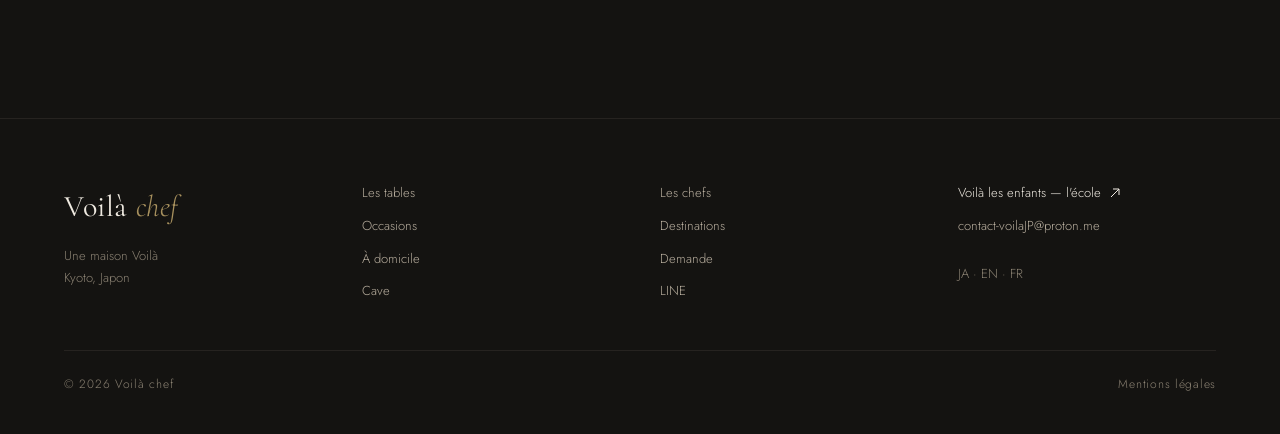
<file: fr/index.html>
<!doctype html>
<html lang="fr">
<head>
<meta charset="utf-8">
<meta name="viewport" content="width=device-width, initial-scale=1">
<title>Voilà chef — Chefs privés à Kyoto · cuisine française, japonaise et à quatre mains</title>
<meta name="description" content="Deux chefs, deux cuisines. Dîners privés, apéritifs et chef à domicile pour vos occasions : anniversaires, fiançailles, mariages, séminaires. Kyoto, Japon, Bali, France.">
<link rel="canonical" href="https://voila-chef.vercel.app/fr"><link rel="alternate" hreflang="ja" href="https://voila-chef.vercel.app/ja"><link rel="alternate" hreflang="en" href="https://voila-chef.vercel.app/en"><link rel="alternate" hreflang="fr" href="https://voila-chef.vercel.app/fr"><link rel="alternate" hreflang="x-default" href="https://voila-chef.vercel.app/ja">
<meta property="og:type" content="website">
<meta property="og:site_name" content="Voilà chef">
<meta property="og:title" content="Voilà chef — Chefs privés à Kyoto · cuisine française, japonaise et à quatre mains">
<meta property="og:description" content="Deux chefs, deux cuisines. Dîners privés, apéritifs et chef à domicile pour vos occasions : anniversaires, fiançailles, mariages, séminaires. Kyoto, Japon, Bali, France.">
<meta property="og:url" content="https://voila-chef.vercel.app/fr">
<meta property="og:image" content="https://voila-chef.vercel.app/assets/img/hero-1400.jpg">
<meta property="og:locale" content="fr_FR">
<meta name="twitter:card" content="summary_large_image">
<meta name="theme-color" content="#141311">
<link rel="icon" href="/favicon.svg" type="image/svg+xml">
<link rel="preconnect" href="https://fonts.googleapis.com">
<link rel="preconnect" href="https://fonts.gstatic.com" crossorigin>
<link rel="stylesheet" href="https://fonts.googleapis.com/css2?family=Cormorant+Garamond:ital,wght@0,300;0,400;0,500;1,300;1,400&family=Jost:wght@300;400;500&family=Shippori+Mincho:wght@400;500&family=Zen+Kaku+Gothic+New:wght@300;400;500&display=swap">
<link rel="stylesheet" href="/assets/css/style.css?v=202610091457"><link rel="preload" as="image" href="/assets/img/hero-1400.webp" imagesrcset="/assets/img/hero-800.webp 800w, /assets/img/hero-1400.webp 1400w, /assets/img/hero-2000.webp 2000w" imagesizes="(max-width: 760px) 100vw, 50vw"><script type="application/ld+json">
{"@context": "https://schema.org", "@type": ["FoodEstablishment", "LocalBusiness"], "address": {"@type": "PostalAddress", "addressCountry": "JP", "addressLocality": "Kyoto", "addressRegion": "Kyoto"}, "alternateName": "\u30f4\u30a9\u30ef\u30e9\u30fb\u30b7\u30a7\u30d5", "areaServed": [{"@type": "Country", "name": "Japan"}, {"@type": "Place", "name": "Bali"}, {"@type": "Country", "name": "France"}], "description": "Deux chefs, deux cuisines. D\u00eeners priv\u00e9s, ap\u00e9ritifs et chef \u00e0 domicile pour vos occasions : anniversaires, fian\u00e7ailles, mariages, s\u00e9minaires. Kyoto, Japon, Bali, France.", "email": "contact-voilaJP@proton.me", "image": "https://voila-chef.vercel.app/assets/img/hero-1400.jpg", "inLanguage": "fr", "makesOffer": [{"@type": "Offer", "itemOffered": {"@type": "Service", "description": "Tradition et classiques revisit\u00e9s : terrines, volailles, sauces, p\u00e2tisserie. L\u0027ap\u00e9ritif \u00e0 la fran\u00e7aise, de la mise en bouche au digestif.", "name": "La Table fran\u00e7aise"}}, {"@type": "Offer", "itemOffered": {"@type": "Service", "description": "Le terroir japonais dans sa saison : poissons, l\u00e9gumes de Kyoto, dashi, fermentations. Des ap\u00e9ritifs revisit\u00e9s \u00e0 la japonaise.", "name": "La Table japonaise"}}, {"@type": "Offer", "itemOffered": {"@type": "Service", "description": "Nos deux chefs \u00e0 la m\u00eame table. Un menu fusion o\u00f9 chaque plat dialogue entre la France et le Japon \u2014 notre signature.", "name": "\u00c0 quatre mains"}}], "name": "Voil\u00e0 chef", "parentOrganization": {"@type": "Organization", "name": "Voil\u00e0 les enfants", "url": "https://voila-enfants.vercel.app"}, "priceRange": "$$$$", "servesCuisine": ["French", "Japanese"], "url": "https://voila-chef.vercel.app/fr"}
</script>
</head>
<body class="lang-fr">
<a class="skip" href="#main">Aller au contenu</a>

<header class="nav" id="top">
  <div class="wrap nav__in">
    <a class="brand" href="/fr">Voilà <em>chef</em></a>
    <nav class="nav__menu" id="menu" aria-label="Menu">
      <a href="/fr#chefs">Les chefs</a>
      <a href="/fr#tables">Les tables</a>
      <a href="/fr#occasions">Occasions</a>
      <a href="/fr#domicile">À domicile</a>
      <a href="/fr#aperitif">Apéritif</a>
      <a href="/fr#cave">Cave</a>
      <a href="/fr#destinations">Destinations</a>
      <a class="nav__menu-cta" href="/fr/demande">Demande</a>
      <div class="nav__langs nav__langs--menu">        <a href="/ja" hreflang="ja">JA</a>        <a href="/en" hreflang="en">EN</a>        <a href="/fr" hreflang="fr" aria-current="true">FR</a>      </div>
    </nav>
    <div class="nav__right">
      <div class="nav__langs">        <a href="/ja" hreflang="ja">JA</a>        <a href="/en" hreflang="en">EN</a>        <a href="/fr" hreflang="fr" aria-current="true">FR</a>      </div>
      <a class="btn btn--line" href="/fr/demande">Demande</a>
      <button class="burger" type="button" aria-controls="menu" aria-expanded="false" aria-label="Ouvrir le menu" data-open="Ouvrir le menu" data-close="Fermer le menu">
        <span></span><span></span>
      </button>
    </div>
  </div>
</header>

<main id="main">
<section class="hero">
  <div class="wrap hero__grid">
    <div class="hero__text">
      <p class="kicker kicker--accent">Kyoto · Japon · Bali · France</p>
      <h1 class="h1">L&#39;art de recevoir,<br><em>à quatre mains.</em></h1>
      <p class="lead">Deux chefs, deux cuisines — la française et la japonaise. Dîners privés, apéritifs et chef à domicile, chez vous ou dans le lieu de votre choix.</p>
      <div class="hero__actions">
        <a class="btn btn--solid" href="/fr/demande">Composer votre événement</a>
        <a class="link-arrow" href="#tables">Découvrir les trois tables
          <svg width="22" height="10" viewBox="0 0 22 10" fill="none" stroke="currentColor" stroke-width="1" aria-hidden="true"><path d="M0 5h20M16 1l4 4-4 4"/></svg></a>
      </div>
    </div>
    <div class="hero__media">
      <div class="hero__frame" aria-hidden="true"></div>
      <picture><source type="image/webp" srcset="/assets/img/hero-800.webp 800w, /assets/img/hero-1400.webp 1400w, /assets/img/hero-2000.webp 2000w" sizes="(max-width: 760px) 100vw, 50vw"><img src="/assets/img/hero-1400.jpg" srcset="/assets/img/hero-800.jpg 800w, /assets/img/hero-1400.jpg 1400w, /assets/img/hero-2000.jpg 2000w" sizes="(max-width: 760px) 100vw, 50vw" alt="Table dressée à la lumière des bougies dans une maison de Kyoto" fetchpriority="high" decoding="async"></picture>
    </div>
  </div>
</section>

<div class="wrap rule-line">
  <span class="rule"></span>
  <p class="jp">ヴォワラ・シェフ — 二人のシェフ、二つの食文化、ひとつの食卓。</p>
  <span class="rule"></span>
</div>

<section class="section section--ivory" id="concept">
  <div class="wrap">
    <div class="g2 g2--start">
      <div>
        <p class="kicker kicker--dark">Le concept</p>
        <h2 class="h2">Une maison de table privée née à Kyoto, où la cuisine française rencontre le terroir japonais.</h2>
      </div>
      <div class="concept__text">
        <p>Voilà chef réunit Kazu et Yuichiro autour d&#39;une même exigence : des produits d&#39;exception, une carte courte et sûre, et le goût des occasions qui comptent.</p>
        <p>Chaque table est composée sur mesure — pour un dîner entre amis, une fête de famille, un mariage ou un séminaire. Cuisine française, cuisine japonaise, ou les deux à la même table.</p>
      </div>
    </div>
    <div class="stats">      <div class="stat"><div class="stat__n">02</div><div class="stat__t">chefs — une cuisine française, une cuisine japonaise</div></div>      <div class="stat"><div class="stat__n">03</div><div class="stat__t">tables — française, japonaise, à quatre mains</div></div>      <div class="stat"><div class="stat__n">Sur devis</div><div class="stat__t">chaque événement composé sur mesure, du menu au service</div></div>    </div>
  </div>
</section>

<section class="section" id="tables">
  <div class="wrap">
    <div class="section__head">
      <p class="kicker kicker--accent">Les trois tables</p>
      <h2 class="h2 h2--xl">Choisissez votre cuisine. <em>Ou les deux.</em></h2>
    </div>
    <div class="g3">      <article class="card">
        <div class="card__top"><span class="num">I</span></div>
        <h3 class="h3">La Table française</h3>
        <p class="card__text">Tradition et classiques revisités : terrines, volailles, sauces, pâtisserie. L&#39;apéritif à la française, de la mise en bouche au digestif.</p>
        <div class="card__foot">
          <span class="label">Chef Kazu · cuisine française</span>
          <span class="price">Sur devis</span>
        </div>
      </article>      <article class="card">
        <div class="card__top"><span class="num">II</span></div>
        <h3 class="h3">La Table japonaise</h3>
        <p class="card__text">Le terroir japonais dans sa saison : poissons, légumes de Kyoto, dashi, fermentations. Des apéritifs revisités à la japonaise.</p>
        <div class="card__foot">
          <span class="label">Chef Yuichiro · cuisine japonaise</span>
          <span class="price">Sur devis</span>
        </div>
      </article>      <article class="card card--signature">
        <div class="card__top"><span class="num">III</span><span class="tag">Signature</span></div>
        <h3 class="h3">À quatre mains</h3>
        <p class="card__text">Nos deux chefs à la même table. Un menu fusion où chaque plat dialogue entre la France et le Japon — notre signature.</p>
        <div class="card__foot">
          <span class="label">Les deux chefs</span>
          <span class="price">Sur devis</span>
        </div>
      </article>    </div>
  </div>
</section>

<section class="section section--ivory" id="domicile">
  <div class="wrap g2 g2--center">
    <picture><source type="image/webp" srcset="/assets/img/domicile-800.webp 800w, /assets/img/domicile-1400.webp 1400w, /assets/img/domicile-2000.webp 2000w" sizes="(max-width: 760px) 100vw, 50vw"><img class="img img--tall" src="/assets/img/domicile-1400.jpg" srcset="/assets/img/domicile-800.jpg 800w, /assets/img/domicile-1400.jpg 1400w, /assets/img/domicile-2000.jpg 2000w" sizes="(max-width: 760px) 100vw, 50vw" alt="Assiette, bougie et verre sur une table dressée à domicile" loading="lazy" decoding="async"></picture>
    <div>
      <p class="kicker kicker--dark">Chef privé à domicile</p>
      <h2 class="h2 h2--xl">Un chef chez vous.</h2>
      <p class="body">Nous apportons les produits, cuisinons dans votre cuisine et dressons votre table. Vous recevez. Pour un dîner intime comme pour une grande tablée, entre amis ou en famille.</p>
      <ul class="dashlist">        <li><span>—</span>Produits d&#39;exception, du terroir japonais et français</li>        <li><span>—</span>Apéritif, dîner, ou les deux — à la française ou revisité à la japonaise</li>        <li><span>—</span>Partout au Japon, à Bali et en France</li>      </ul>
      <a class="link-arrow link-arrow--dark" href="/fr/demande">Réserver un chef
        <svg width="22" height="10" viewBox="0 0 22 10" fill="none" stroke="currentColor" stroke-width="1" aria-hidden="true"><path d="M0 5h20M16 1l4 4-4 4"/></svg></a>
    </div>
  </div>
</section>

<section class="section" id="occasions">
  <div class="wrap">
    <div class="section__head">
      <p class="kicker kicker--accent">Occasions</p>
      <h2 class="h2 h2--xl">Les occasions qui comptent.</h2>
    </div>
    <ul class="occasions">      <li><span class="num num--sm">01</span><span class="occasions__name">Anniversaires</span></li>      <li><span class="num num--sm">02</span><span class="occasions__name">Fiançailles</span></li>      <li><span class="num num--sm">03</span><span class="occasions__name">Mariages</span></li>      <li><span class="num num--sm">04</span><span class="occasions__name">Noces</span></li>      <li><span class="num num--sm">05</span><span class="occasions__name">Entreprises &amp; séminaires</span></li>      <li><span class="num num--sm">06</span><span class="occasions__name">Événements Voilà les enfants</span></li>      <li><span class="num num--sm">07</span><span class="occasions__name">Apéritifs français ou revisités à la japonaise</span></li>      <li><span class="num num--sm">08</span><span class="occasions__name">Chef privé à domicile</span></li>    </ul>
  </div>
</section>

<section class="band" id="aperitif">
  <picture><source type="image/webp" srcset="/assets/img/apero-800.webp 800w, /assets/img/apero-1400.webp 1400w, /assets/img/apero-2000.webp 2000w" sizes="100vw"><img class="band__img" src="/assets/img/apero-1400.jpg" srcset="/assets/img/apero-800.jpg 800w, /assets/img/apero-1400.jpg 1400w, /assets/img/apero-2000.jpg 2000w" sizes="100vw" alt="Planche d'apéritif franco-japonais : charcuteries, fromages, gougères, makis, coupes de champagne" loading="lazy" decoding="async"></picture>
  <div class="band__veil" aria-hidden="true"></div>
  <div class="wrap band__text">
    <p class="kicker">L&#39;apéritif</p>
    <h2 class="h2 h2--xl">À la française, <em>ou revisité à la japonaise.</em></h2>
    <p class="body body--light">Charcuteries d&#39;Europe et du Japon, fromages des deux pays, gougères et makis sur la même planche, champagne et saké dans la même lumière.</p>
  </div>
</section>

<section class="section section--ivory" id="cave">
  <div class="wrap">
    <div class="g2 g2--center">
      <div>
        <p class="kicker kicker--dark">Cave &amp; produits</p>
        <h2 class="h2 h2--xl">Peu de références. <em>Toutes choisies.</em></h2>
        <p class="body">Nous préférons une carte courte à une carte longue : des bouteilles et des produits que nous connaissons, du Japon comme de France, au rythme des saisons.</p>
      </div>
      <picture><source type="image/webp" srcset="/assets/img/cave-800.webp 800w, /assets/img/cave-1400.webp 1400w, /assets/img/cave-2000.webp 2000w" sizes="(max-width: 760px) 100vw, 50vw"><img class="img img--mid" src="/assets/img/cave-1400.jpg" srcset="/assets/img/cave-800.jpg 800w, /assets/img/cave-1400.jpg 1400w, /assets/img/cave-2000.jpg 2000w" sizes="(max-width: 760px) 100vw, 50vw" alt="Comté, chèvre, coupe de champagne, tasse de saké et bougeoir en laiton" loading="lazy" decoding="async"></picture>
    </div>
    <div class="g4 g4--rule">      <div><h3 class="h3 h3--sm">Produits d&#39;exception</h3><p class="small">Du terroir japonais et français, selon la saison.</p></div>      <div><h3 class="h3 h3--sm">Vins &amp; spiritueux</h3><p class="small">Une carte restreinte, choisie bouteille par bouteille.</p></div>      <div><h3 class="h3 h3--sm">Fromages</h3><p class="small">De France et du Japon.</p></div>      <div><h3 class="h3 h3--sm">Charcuteries</h3><p class="small">Japonaises et européennes.</p></div>    </div>
  </div>
</section>

<section class="section" id="chefs">
  <div class="wrap">
    <div class="section__head">
      <p class="kicker kicker--accent">Les chefs</p>
      <h2 class="h2 h2--xl">Deux cuisines, <em>une même exigence.</em></h2>
      <p class="body body--muted">Deux parcours, une même table.</p>
    </div>
    <div class="g2">      <article class="chef">
        <picture><source type="image/webp" srcset="/assets/img/chef-kazu-800.webp 800w, /assets/img/chef-kazu-1400.webp 1400w, /assets/img/chef-kazu-2000.webp 2000w" sizes="(max-width: 760px) 100vw, 50vw"><img class="img img--portrait" src="/assets/img/chef-kazu-1400.jpg" srcset="/assets/img/chef-kazu-800.jpg 800w, /assets/img/chef-kazu-1400.jpg 1400w, /assets/img/chef-kazu-2000.jpg 2000w" sizes="(max-width: 760px) 100vw, 50vw" alt="Kazu dressant une assiette au comptoir — cuisine française" loading="lazy" decoding="async"></picture>
        <p class="kicker kicker--accent">Cuisine française</p>
        <h3 class="h3">Kazu</h3>
        <p class="card__text">Formé à l&#39;école de la cuisine française — les fonds, les sauces, les cuissons longues, la pâtisserie — Kazu la sert avec la précision et la retenue japonaises. Les classiques, sans ostentation ; le geste juste, à chaque assiette.</p>
      </article>      <article class="chef">
        <picture><source type="image/webp" srcset="/assets/img/chef-yuichiro-800.webp 800w, /assets/img/chef-yuichiro-1400.webp 1400w, /assets/img/chef-yuichiro-2000.webp 2000w" sizes="(max-width: 760px) 100vw, 50vw"><img class="img img--portrait" src="/assets/img/chef-yuichiro-1400.jpg" srcset="/assets/img/chef-yuichiro-800.jpg 800w, /assets/img/chef-yuichiro-1400.jpg 1400w, /assets/img/chef-yuichiro-2000.jpg 2000w" sizes="(max-width: 760px) 100vw, 50vw" alt="Yuichiro dressant des sashimis au comptoir — cuisine japonaise" loading="lazy" decoding="async"></picture>
        <p class="kicker kicker--accent">Cuisine japonaise</p>
        <h3 class="h3">Yuichiro</h3>
        <p class="card__text">Yuichiro cuisine le Japon dans sa saison : poissons du marché, légumes de Kyoto, dashi, fermentations. Une cuisine de l&#39;essentiel, pensée pour la table et le partage plutôt que pour le comptoir.</p>
      </article>    </div>
  </div>
</section>

<section class="section section--stone section--center" id="destinations">
  <div class="wrap">
    <p class="kicker kicker--dark">Destinations</p>
    <h2 class="h2 h2--xl">Depuis Kyoto, partout où l&#39;on reçoit.</h2>
    <p class="body">Installés au Japon, nous opérons dans tout le pays, ainsi qu&#39;à Bali et en France.</p>
    <div class="cities">
      <p class="label label--dark">Également reçus à</p>
      <p class="cities__list"><span>Singapour</span><span class="dot">·</span><span>Dubaï</span><span class="dot">·</span><span>Hong Kong</span><span class="dot">·</span><span>Bangkok</span><span class="dot">·</span><span>Shanghai</span></p>
    </div>
  </div>
</section>

<section class="section" id="demande">
  <div class="wrap g2 g2--start">
    <div>
      <p class="kicker kicker--accent">Demande</p>
      <h2 class="h2 h2--xl">Composer votre événement.</h2>
      <p class="body body--muted">Dites-nous l&#39;occasion, la date, le lieu et le nombre de convives. Nous revenons vers vous avec une proposition sur mesure : menu, chef ou chefs, et devis.</p>
      <a class="btn btn--solid" href="/fr/demande">Faire une demande</a>
    </div>
    <div class="contact-box">
      <p class="label">Ou directement</p>
      <a href="mailto:contact-voilaJP@proton.me">contact-voilaJP@proton.me</a>
      <a href="https://lin.ee/PXNYpdO" rel="noopener" target="_blank">LINE — Voilà</a>
    </div>
  </div>
</section>

</main>

<footer class="footer">
  <div class="wrap">
    <div class="footer__grid">
      <div>
        <div class="brand brand--footer">Voilà <em>chef</em></div>
        <p class="footer__muted">Une maison Voilà<br>Kyoto, Japon</p>
      </div>
      <nav class="footer__links" aria-label="Footer">
        <a href="/fr#tables">Les tables</a>
        <a href="/fr#occasions">Occasions</a>
        <a href="/fr#domicile">À domicile</a>
        <a href="/fr#cave">Cave</a>
      </nav>
      <nav class="footer__links" aria-label="Footer 2">
        <a href="/fr#chefs">Les chefs</a>
        <a href="/fr#destinations">Destinations</a>
        <a href="/fr/demande">Demande</a>
        <a href="https://lin.ee/PXNYpdO" rel="noopener" target="_blank">LINE</a>
      </nav>
      <div class="footer__links">
        <a class="footer__ext" href="https://voila-enfants.vercel.app" rel="noopener" target="_blank">Voilà les enfants — l&#39;école
          <svg width="12" height="12" viewBox="0 0 12 12" fill="none" stroke="currentColor" stroke-width="1" aria-hidden="true"><path d="M2 10L10 2M4 2h6v6"/></svg></a>
        <a href="mailto:contact-voilaJP@proton.me">contact-voilaJP@proton.me</a>
        <span class="footer__muted">JA · EN · FR</span>
      </div>
    </div>
    <div class="footer__bottom">
      <span>© 2026 Voilà chef</span>
      <a href="/fr/mentions-legales">Mentions légales</a>
    </div>
  </div>
</footer>

<script src="/assets/js/main.js?v=202610091457" defer></script>
</body>
</html>
</file>
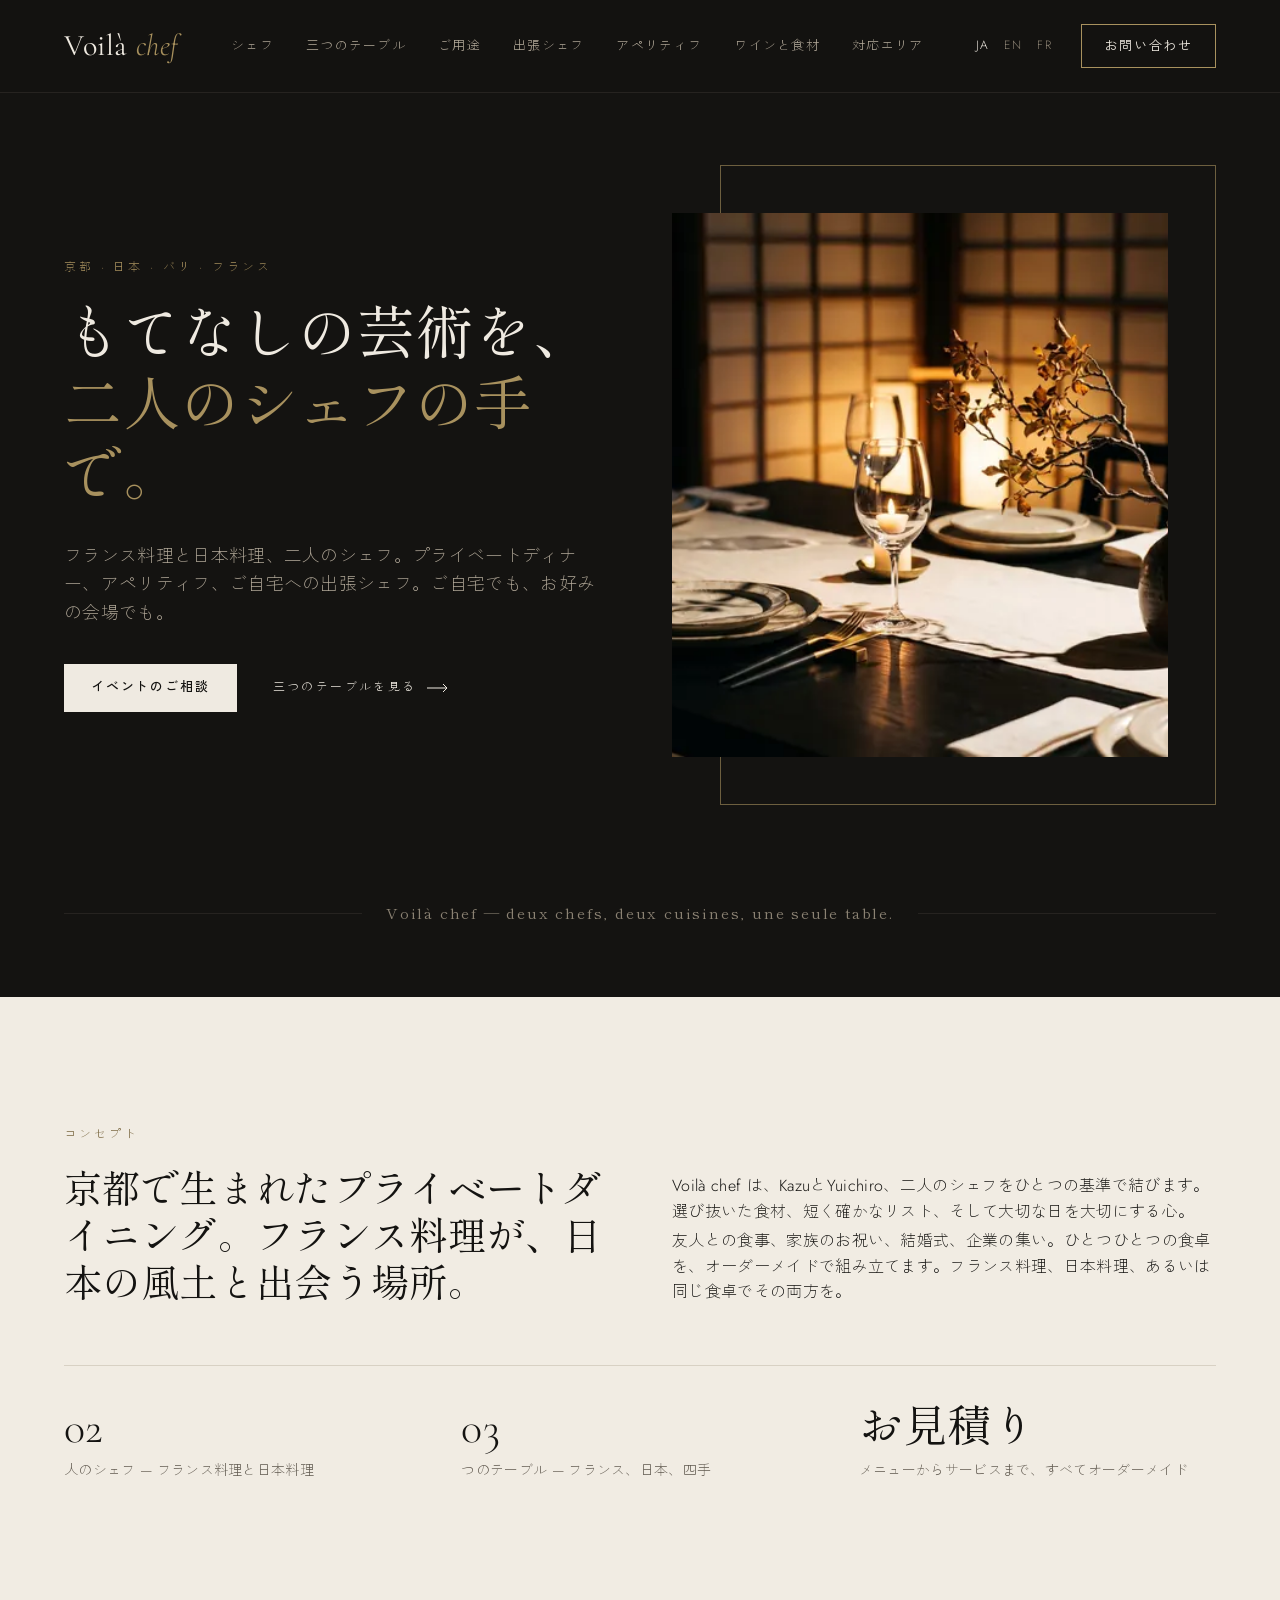
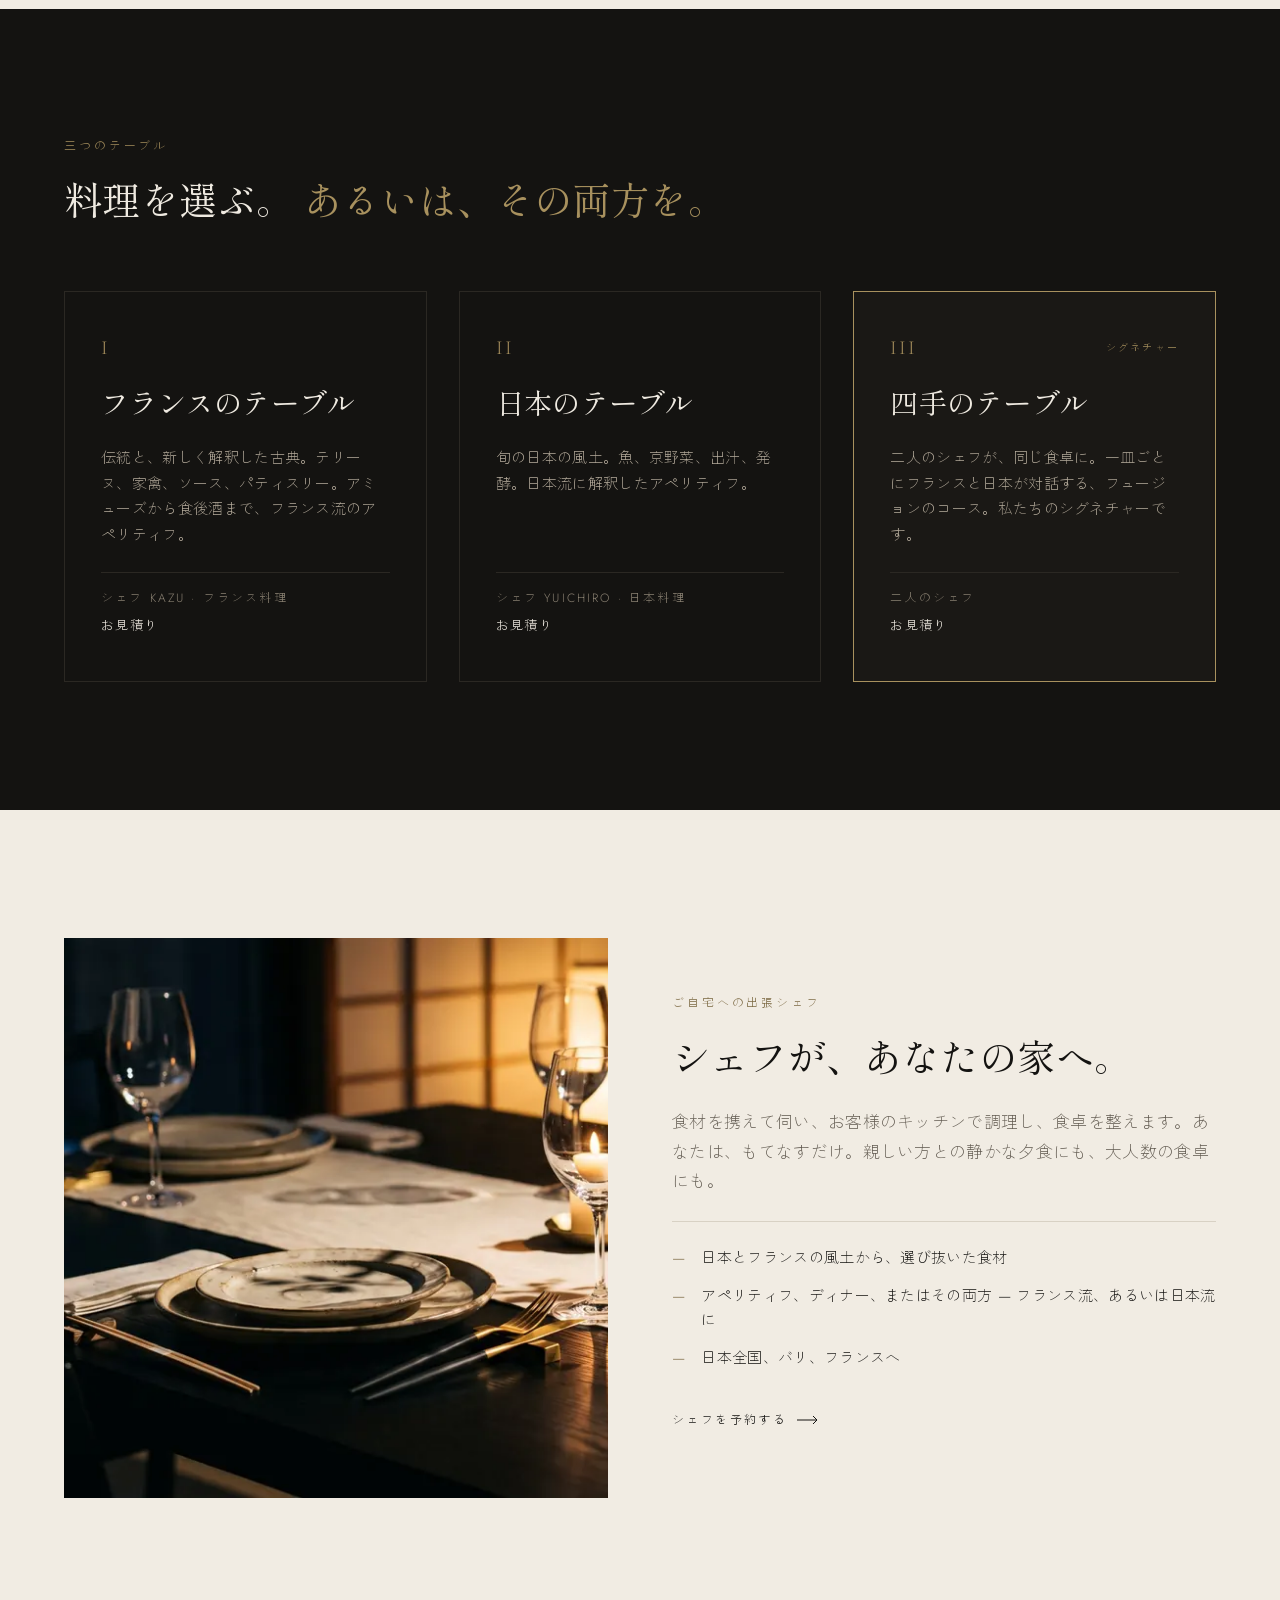
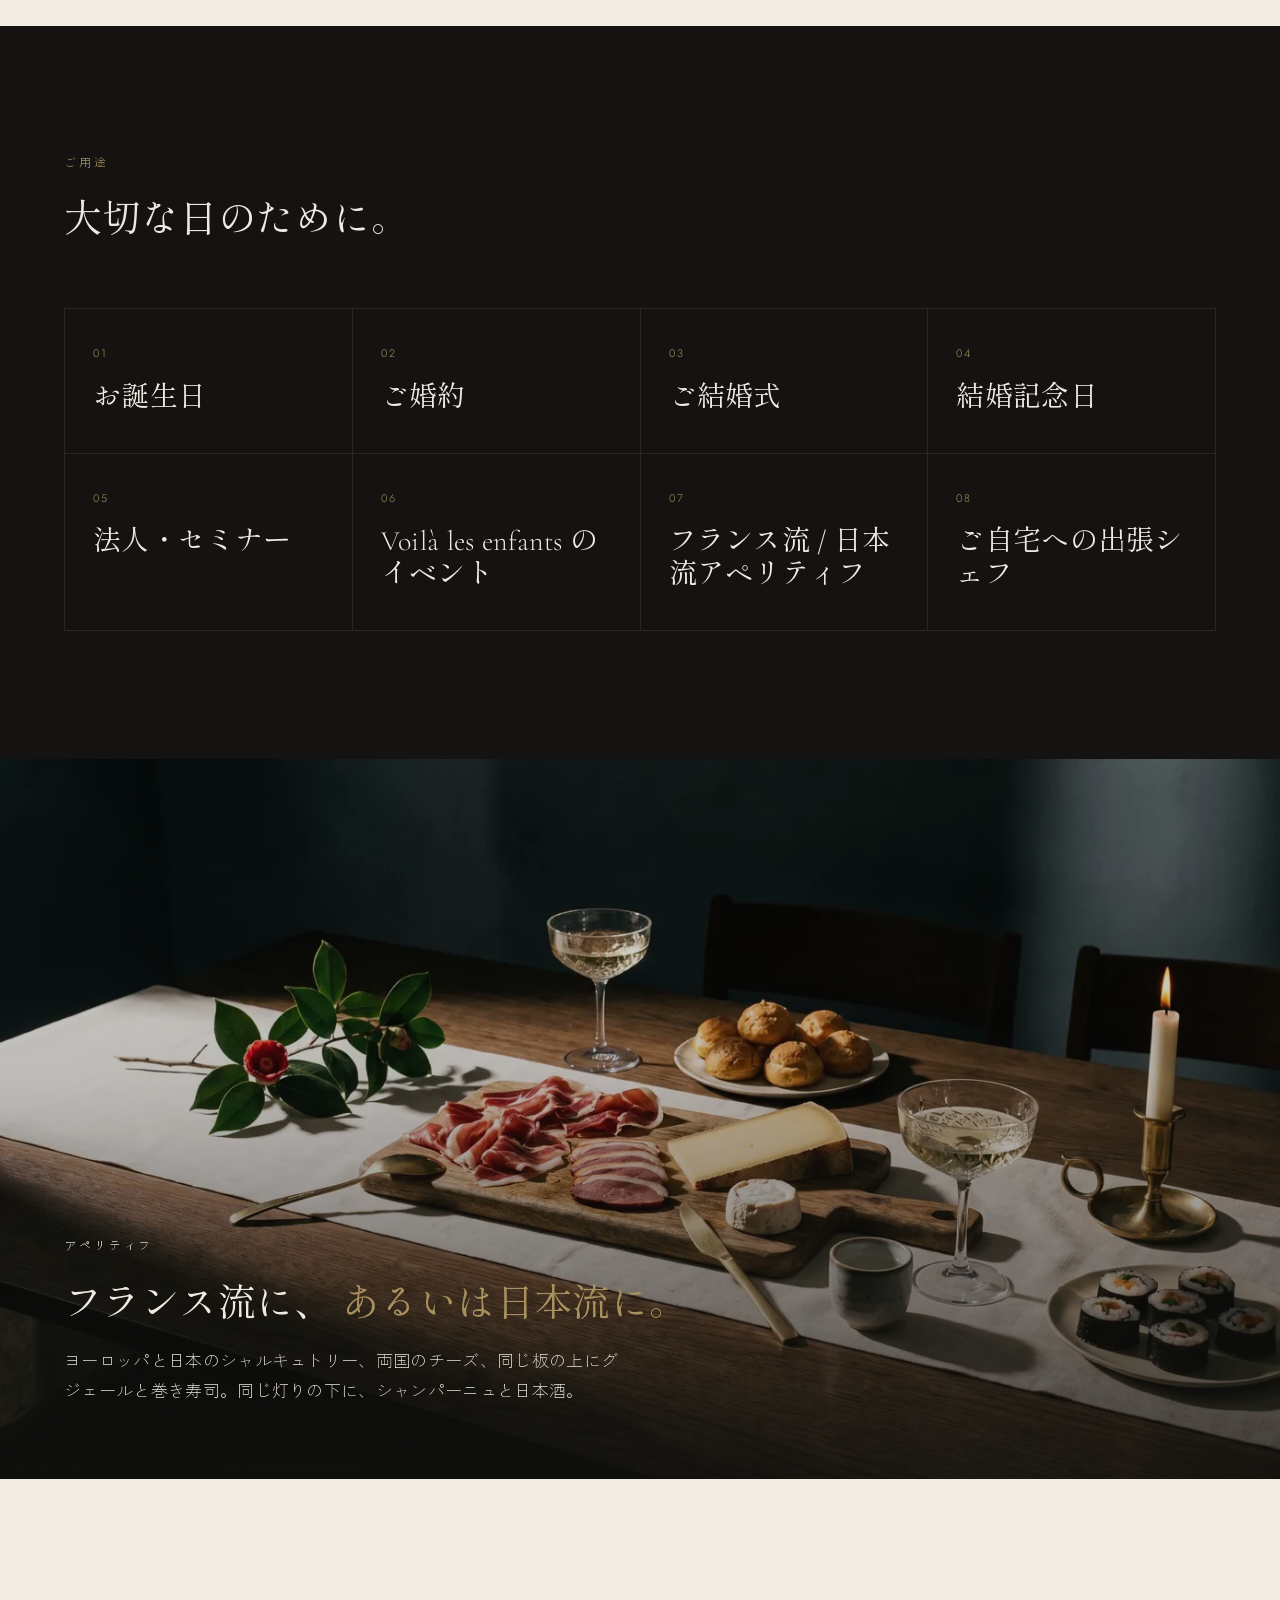
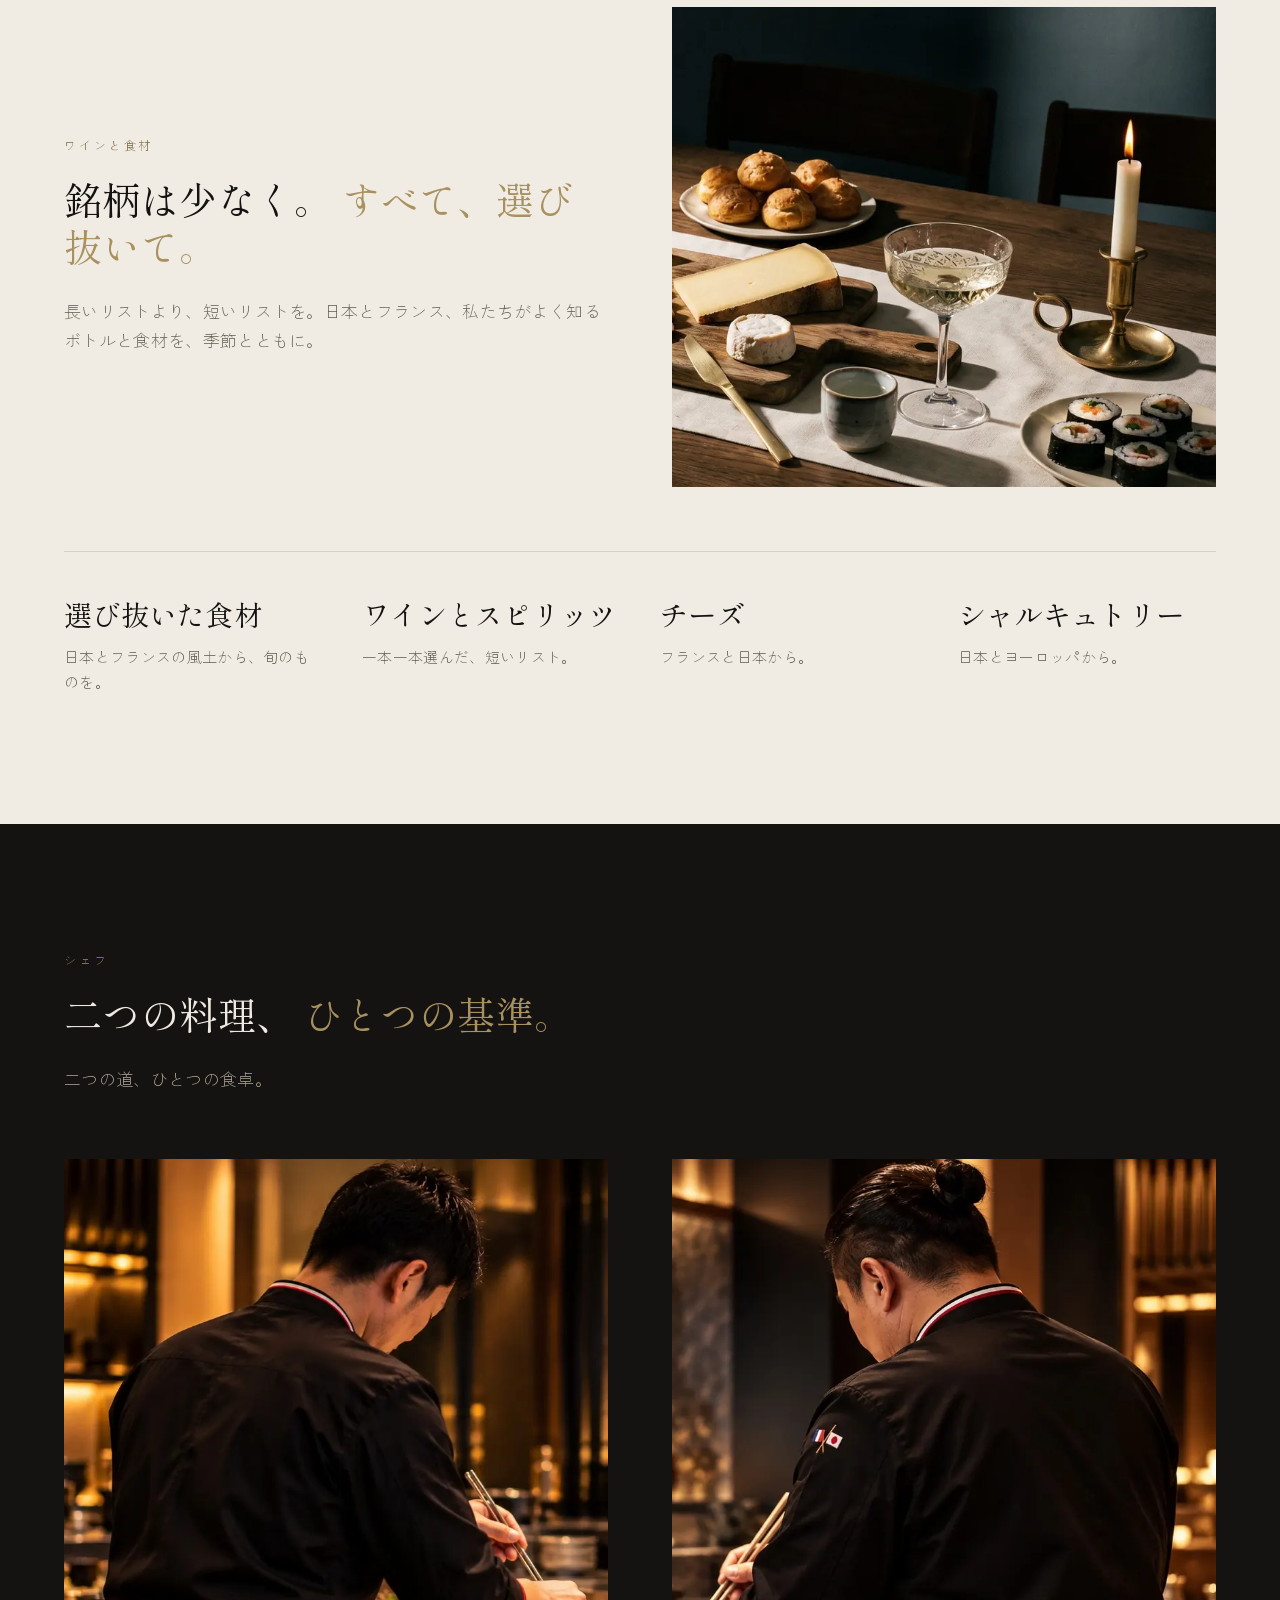
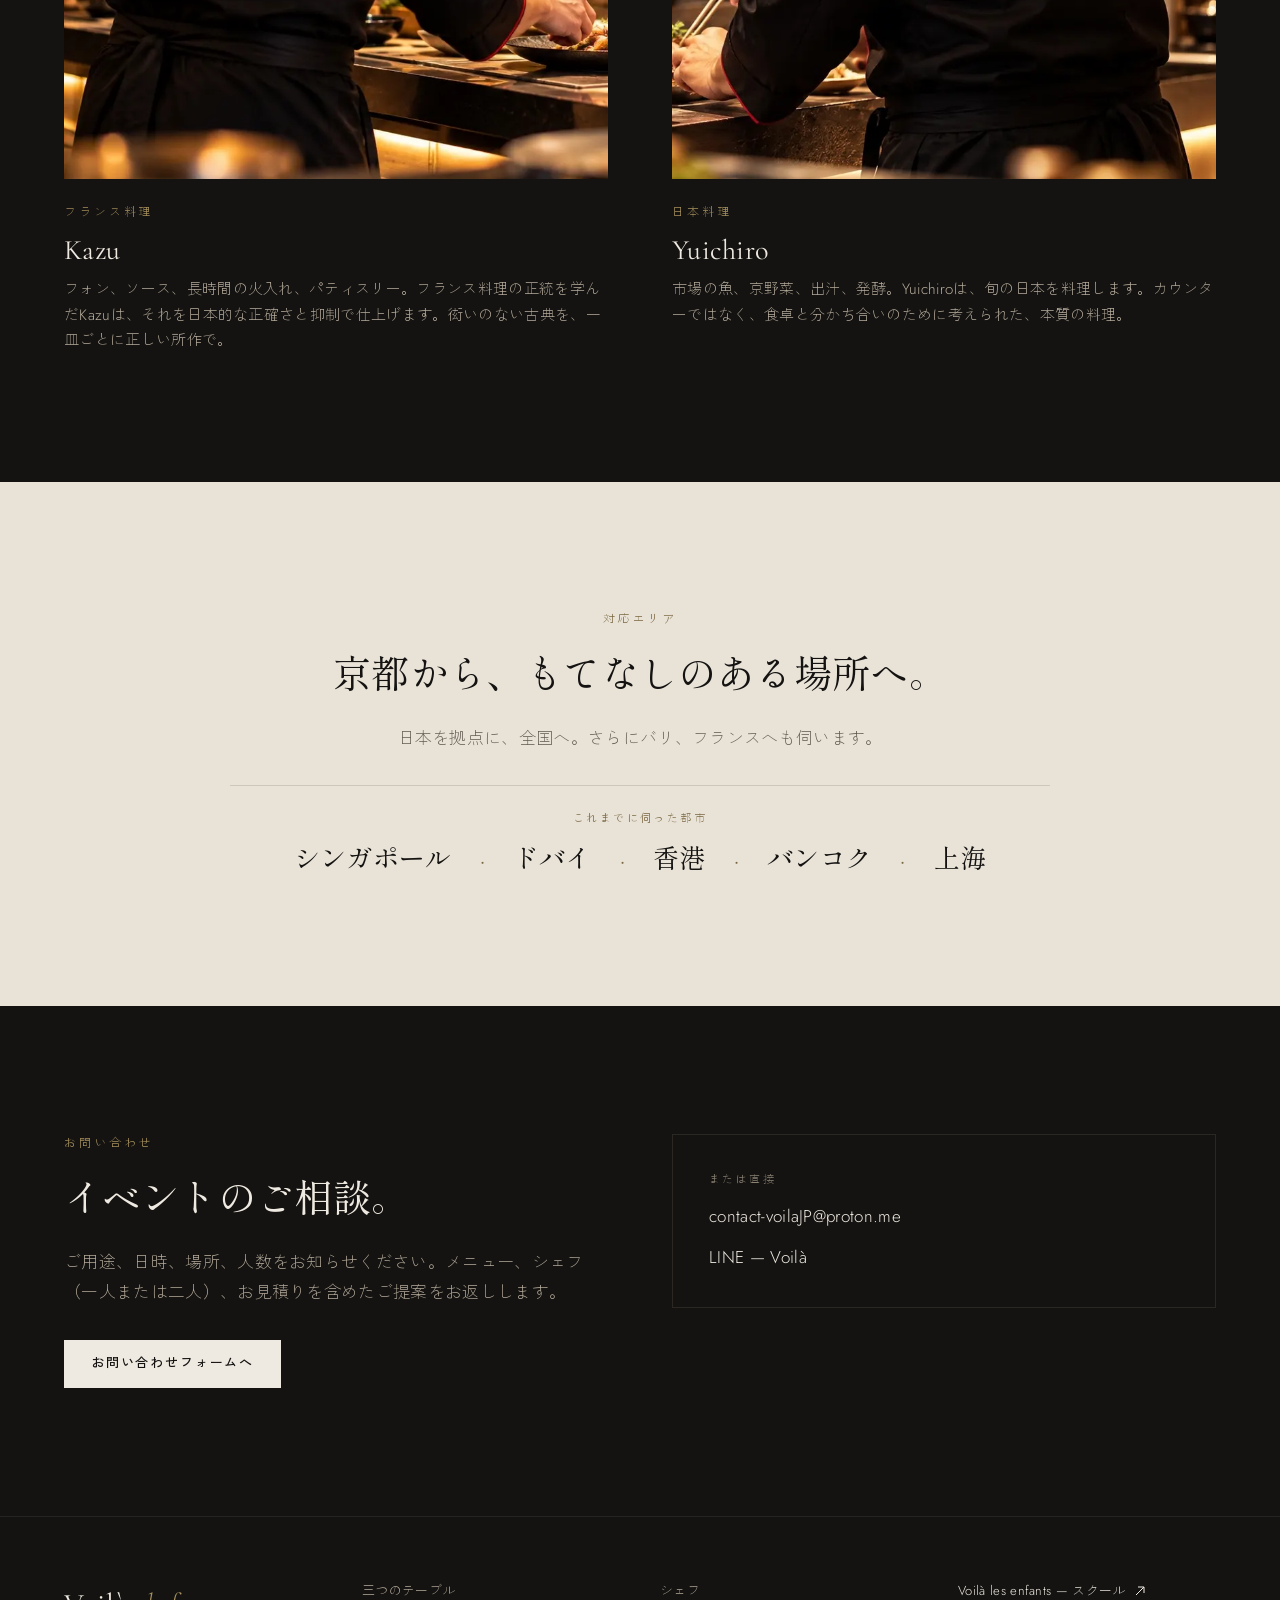
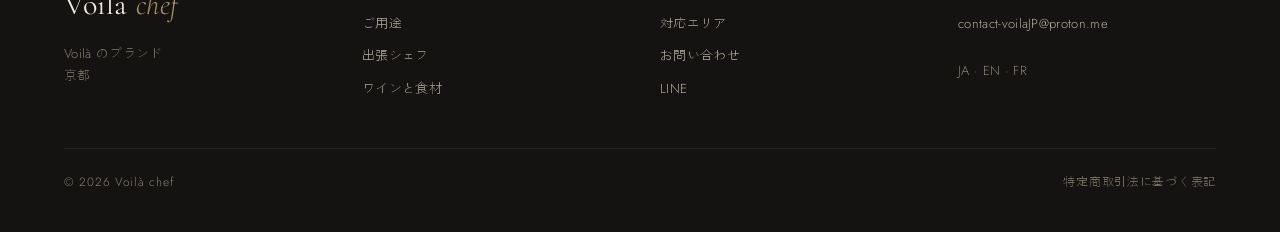
<file: ja/index.html>
<!doctype html>
<html lang="ja">
<head>
<meta charset="utf-8">
<meta name="viewport" content="width=device-width, initial-scale=1">
<title>Voilà chef（ヴォワラ・シェフ）— 京都の出張シェフ · フランス料理 · 日本料理 · 二人のシェフによる四手のコース</title>
<meta name="description" content="二人のシェフ、二つの料理。誕生日、婚約、結婚式、法人の集いに、プライベートディナー・アペリティフ・ご自宅への出張シェフ。京都を拠点に日本全国、バリ、フランスへ。">
<link rel="canonical" href="https://voila-chef.vercel.app/ja"><link rel="alternate" hreflang="ja" href="https://voila-chef.vercel.app/ja"><link rel="alternate" hreflang="en" href="https://voila-chef.vercel.app/en"><link rel="alternate" hreflang="fr" href="https://voila-chef.vercel.app/fr"><link rel="alternate" hreflang="x-default" href="https://voila-chef.vercel.app/ja">
<meta property="og:type" content="website">
<meta property="og:site_name" content="Voilà chef">
<meta property="og:title" content="Voilà chef（ヴォワラ・シェフ）— 京都の出張シェフ · フランス料理 · 日本料理 · 二人のシェフによる四手のコース">
<meta property="og:description" content="二人のシェフ、二つの料理。誕生日、婚約、結婚式、法人の集いに、プライベートディナー・アペリティフ・ご自宅への出張シェフ。京都を拠点に日本全国、バリ、フランスへ。">
<meta property="og:url" content="https://voila-chef.vercel.app/ja">
<meta property="og:image" content="https://voila-chef.vercel.app/assets/img/hero-1400.jpg">
<meta property="og:locale" content="ja_JP">
<meta name="twitter:card" content="summary_large_image">
<meta name="theme-color" content="#141311">
<link rel="icon" href="/favicon.svg" type="image/svg+xml">
<link rel="preconnect" href="https://fonts.googleapis.com">
<link rel="preconnect" href="https://fonts.gstatic.com" crossorigin>
<link rel="stylesheet" href="https://fonts.googleapis.com/css2?family=Cormorant+Garamond:ital,wght@0,300;0,400;0,500;1,300;1,400&family=Jost:wght@300;400;500&family=Shippori+Mincho:wght@400;500&family=Zen+Kaku+Gothic+New:wght@300;400;500&display=swap">
<link rel="stylesheet" href="/assets/css/style.css?v=202610091457"><link rel="preload" as="image" href="/assets/img/hero-1400.webp" imagesrcset="/assets/img/hero-800.webp 800w, /assets/img/hero-1400.webp 1400w, /assets/img/hero-2000.webp 2000w" imagesizes="(max-width: 760px) 100vw, 50vw"><script type="application/ld+json">
{"@context": "https://schema.org", "@type": ["FoodEstablishment", "LocalBusiness"], "address": {"@type": "PostalAddress", "addressCountry": "JP", "addressLocality": "Kyoto", "addressRegion": "Kyoto"}, "alternateName": "\u30f4\u30a9\u30ef\u30e9\u30fb\u30b7\u30a7\u30d5", "areaServed": [{"@type": "Country", "name": "Japan"}, {"@type": "Place", "name": "Bali"}, {"@type": "Country", "name": "France"}], "description": "\u4e8c\u4eba\u306e\u30b7\u30a7\u30d5\u3001\u4e8c\u3064\u306e\u6599\u7406\u3002\u8a95\u751f\u65e5\u3001\u5a5a\u7d04\u3001\u7d50\u5a5a\u5f0f\u3001\u6cd5\u4eba\u306e\u96c6\u3044\u306b\u3001\u30d7\u30e9\u30a4\u30d9\u30fc\u30c8\u30c7\u30a3\u30ca\u30fc\u30fb\u30a2\u30da\u30ea\u30c6\u30a3\u30d5\u30fb\u3054\u81ea\u5b85\u3078\u306e\u51fa\u5f35\u30b7\u30a7\u30d5\u3002\u4eac\u90fd\u3092\u62e0\u70b9\u306b\u65e5\u672c\u5168\u56fd\u3001\u30d0\u30ea\u3001\u30d5\u30e9\u30f3\u30b9\u3078\u3002", "email": "contact-voilaJP@proton.me", "image": "https://voila-chef.vercel.app/assets/img/hero-1400.jpg", "inLanguage": "ja", "makesOffer": [{"@type": "Offer", "itemOffered": {"@type": "Service", "description": "\u4f1d\u7d71\u3068\u3001\u65b0\u3057\u304f\u89e3\u91c8\u3057\u305f\u53e4\u5178\u3002\u30c6\u30ea\u30fc\u30cc\u3001\u5bb6\u79bd\u3001\u30bd\u30fc\u30b9\u3001\u30d1\u30c6\u30a3\u30b9\u30ea\u30fc\u3002\u30a2\u30df\u30e5\u30fc\u30ba\u304b\u3089\u98df\u5f8c\u9152\u307e\u3067\u3001\u30d5\u30e9\u30f3\u30b9\u6d41\u306e\u30a2\u30da\u30ea\u30c6\u30a3\u30d5\u3002", "name": "\u30d5\u30e9\u30f3\u30b9\u306e\u30c6\u30fc\u30d6\u30eb"}}, {"@type": "Offer", "itemOffered": {"@type": "Service", "description": "\u65ec\u306e\u65e5\u672c\u306e\u98a8\u571f\u3002\u9b5a\u3001\u4eac\u91ce\u83dc\u3001\u51fa\u6c41\u3001\u767a\u9175\u3002\u65e5\u672c\u6d41\u306b\u89e3\u91c8\u3057\u305f\u30a2\u30da\u30ea\u30c6\u30a3\u30d5\u3002", "name": "\u65e5\u672c\u306e\u30c6\u30fc\u30d6\u30eb"}}, {"@type": "Offer", "itemOffered": {"@type": "Service", "description": "\u4e8c\u4eba\u306e\u30b7\u30a7\u30d5\u304c\u3001\u540c\u3058\u98df\u5353\u306b\u3002\u4e00\u76bf\u3054\u3068\u306b\u30d5\u30e9\u30f3\u30b9\u3068\u65e5\u672c\u304c\u5bfe\u8a71\u3059\u308b\u3001\u30d5\u30e5\u30fc\u30b8\u30e7\u30f3\u306e\u30b3\u30fc\u30b9\u3002\u79c1\u305f\u3061\u306e\u30b7\u30b0\u30cd\u30c1\u30e3\u30fc\u3067\u3059\u3002", "name": "\u56db\u624b\u306e\u30c6\u30fc\u30d6\u30eb"}}], "name": "Voil\u00e0 chef", "parentOrganization": {"@type": "Organization", "name": "Voil\u00e0 les enfants", "url": "https://voila-enfants.vercel.app"}, "priceRange": "$$$$", "servesCuisine": ["French", "Japanese"], "url": "https://voila-chef.vercel.app/ja"}
</script>
</head>
<body class="lang-ja">
<a class="skip" href="#main">本文へ</a>

<header class="nav" id="top">
  <div class="wrap nav__in">
    <a class="brand" href="/ja">Voilà <em>chef</em></a>
    <nav class="nav__menu" id="menu" aria-label="Menu">
      <a href="/ja#chefs">シェフ</a>
      <a href="/ja#tables">三つのテーブル</a>
      <a href="/ja#occasions">ご用途</a>
      <a href="/ja#domicile">出張シェフ</a>
      <a href="/ja#aperitif">アペリティフ</a>
      <a href="/ja#cave">ワインと食材</a>
      <a href="/ja#destinations">対応エリア</a>
      <a class="nav__menu-cta" href="/ja/request">お問い合わせ</a>
      <div class="nav__langs nav__langs--menu">        <a href="/ja" hreflang="ja" aria-current="true">JA</a>        <a href="/en" hreflang="en">EN</a>        <a href="/fr" hreflang="fr">FR</a>      </div>
    </nav>
    <div class="nav__right">
      <div class="nav__langs">        <a href="/ja" hreflang="ja" aria-current="true">JA</a>        <a href="/en" hreflang="en">EN</a>        <a href="/fr" hreflang="fr">FR</a>      </div>
      <a class="btn btn--line" href="/ja/request">お問い合わせ</a>
      <button class="burger" type="button" aria-controls="menu" aria-expanded="false" aria-label="メニューを開く" data-open="メニューを開く" data-close="メニューを閉じる">
        <span></span><span></span>
      </button>
    </div>
  </div>
</header>

<main id="main">
<section class="hero">
  <div class="wrap hero__grid">
    <div class="hero__text">
      <p class="kicker kicker--accent">京都 · 日本 · バリ · フランス</p>
      <h1 class="h1">もてなしの芸術を、<br><em>二人のシェフの手で。</em></h1>
      <p class="lead">フランス料理と日本料理、二人のシェフ。プライベートディナー、アペリティフ、ご自宅への出張シェフ。ご自宅でも、お好みの会場でも。</p>
      <div class="hero__actions">
        <a class="btn btn--solid" href="/ja/request">イベントのご相談</a>
        <a class="link-arrow" href="#tables">三つのテーブルを見る
          <svg width="22" height="10" viewBox="0 0 22 10" fill="none" stroke="currentColor" stroke-width="1" aria-hidden="true"><path d="M0 5h20M16 1l4 4-4 4"/></svg></a>
      </div>
    </div>
    <div class="hero__media">
      <div class="hero__frame" aria-hidden="true"></div>
      <picture><source type="image/webp" srcset="/assets/img/hero-800.webp 800w, /assets/img/hero-1400.webp 1400w, /assets/img/hero-2000.webp 2000w" sizes="(max-width: 760px) 100vw, 50vw"><img src="/assets/img/hero-1400.jpg" srcset="/assets/img/hero-800.jpg 800w, /assets/img/hero-1400.jpg 1400w, /assets/img/hero-2000.jpg 2000w" sizes="(max-width: 760px) 100vw, 50vw" alt="京都の町家に灯るキャンドルと、整えられた食卓" fetchpriority="high" decoding="async"></picture>
    </div>
  </div>
</section>

<div class="wrap rule-line">
  <span class="rule"></span>
  <p class="jp">Voilà chef — deux chefs, deux cuisines, une seule table.</p>
  <span class="rule"></span>
</div>

<section class="section section--ivory" id="concept">
  <div class="wrap">
    <div class="g2 g2--start">
      <div>
        <p class="kicker kicker--dark">コンセプト</p>
        <h2 class="h2">京都で生まれたプライベートダイニング。フランス料理が、日本の風土と出会う場所。</h2>
      </div>
      <div class="concept__text">
        <p>Voilà chef は、KazuとYuichiro、二人のシェフをひとつの基準で結びます。選び抜いた食材、短く確かなリスト、そして大切な日を大切にする心。</p>
        <p>友人との食事、家族のお祝い、結婚式、企業の集い。ひとつひとつの食卓を、オーダーメイドで組み立てます。フランス料理、日本料理、あるいは同じ食卓でその両方を。</p>
      </div>
    </div>
    <div class="stats">      <div class="stat"><div class="stat__n">02</div><div class="stat__t">人のシェフ — フランス料理と日本料理</div></div>      <div class="stat"><div class="stat__n">03</div><div class="stat__t">つのテーブル — フランス、日本、四手</div></div>      <div class="stat"><div class="stat__n">お見積り</div><div class="stat__t">メニューからサービスまで、すべてオーダーメイド</div></div>    </div>
  </div>
</section>

<section class="section" id="tables">
  <div class="wrap">
    <div class="section__head">
      <p class="kicker kicker--accent">三つのテーブル</p>
      <h2 class="h2 h2--xl">料理を選ぶ。 <em>あるいは、その両方を。</em></h2>
    </div>
    <div class="g3">      <article class="card">
        <div class="card__top"><span class="num">I</span></div>
        <h3 class="h3">フランスのテーブル</h3>
        <p class="card__text">伝統と、新しく解釈した古典。テリーヌ、家禽、ソース、パティスリー。アミューズから食後酒まで、フランス流のアペリティフ。</p>
        <div class="card__foot">
          <span class="label">シェフ Kazu · フランス料理</span>
          <span class="price">お見積り</span>
        </div>
      </article>      <article class="card">
        <div class="card__top"><span class="num">II</span></div>
        <h3 class="h3">日本のテーブル</h3>
        <p class="card__text">旬の日本の風土。魚、京野菜、出汁、発酵。日本流に解釈したアペリティフ。</p>
        <div class="card__foot">
          <span class="label">シェフ Yuichiro · 日本料理</span>
          <span class="price">お見積り</span>
        </div>
      </article>      <article class="card card--signature">
        <div class="card__top"><span class="num">III</span><span class="tag">シグネチャー</span></div>
        <h3 class="h3">四手のテーブル</h3>
        <p class="card__text">二人のシェフが、同じ食卓に。一皿ごとにフランスと日本が対話する、フュージョンのコース。私たちのシグネチャーです。</p>
        <div class="card__foot">
          <span class="label">二人のシェフ</span>
          <span class="price">お見積り</span>
        </div>
      </article>    </div>
  </div>
</section>

<section class="section section--ivory" id="domicile">
  <div class="wrap g2 g2--center">
    <picture><source type="image/webp" srcset="/assets/img/domicile-800.webp 800w, /assets/img/domicile-1400.webp 1400w, /assets/img/domicile-2000.webp 2000w" sizes="(max-width: 760px) 100vw, 50vw"><img class="img img--tall" src="/assets/img/domicile-1400.jpg" srcset="/assets/img/domicile-800.jpg 800w, /assets/img/domicile-1400.jpg 1400w, /assets/img/domicile-2000.jpg 2000w" sizes="(max-width: 760px) 100vw, 50vw" alt="ご自宅に整えられた食卓の皿、キャンドル、グラス" loading="lazy" decoding="async"></picture>
    <div>
      <p class="kicker kicker--dark">ご自宅への出張シェフ</p>
      <h2 class="h2 h2--xl">シェフが、あなたの家へ。</h2>
      <p class="body">食材を携えて伺い、お客様のキッチンで調理し、食卓を整えます。あなたは、もてなすだけ。親しい方との静かな夕食にも、大人数の食卓にも。</p>
      <ul class="dashlist">        <li><span>—</span>日本とフランスの風土から、選び抜いた食材</li>        <li><span>—</span>アペリティフ、ディナー、またはその両方 — フランス流、あるいは日本流に</li>        <li><span>—</span>日本全国、バリ、フランスへ</li>      </ul>
      <a class="link-arrow link-arrow--dark" href="/ja/request">シェフを予約する
        <svg width="22" height="10" viewBox="0 0 22 10" fill="none" stroke="currentColor" stroke-width="1" aria-hidden="true"><path d="M0 5h20M16 1l4 4-4 4"/></svg></a>
    </div>
  </div>
</section>

<section class="section" id="occasions">
  <div class="wrap">
    <div class="section__head">
      <p class="kicker kicker--accent">ご用途</p>
      <h2 class="h2 h2--xl">大切な日のために。</h2>
    </div>
    <ul class="occasions">      <li><span class="num num--sm">01</span><span class="occasions__name">お誕生日</span></li>      <li><span class="num num--sm">02</span><span class="occasions__name">ご婚約</span></li>      <li><span class="num num--sm">03</span><span class="occasions__name">ご結婚式</span></li>      <li><span class="num num--sm">04</span><span class="occasions__name">結婚記念日</span></li>      <li><span class="num num--sm">05</span><span class="occasions__name">法人・セミナー</span></li>      <li><span class="num num--sm">06</span><span class="occasions__name">Voilà les enfants のイベント</span></li>      <li><span class="num num--sm">07</span><span class="occasions__name">フランス流 / 日本流アペリティフ</span></li>      <li><span class="num num--sm">08</span><span class="occasions__name">ご自宅への出張シェフ</span></li>    </ul>
  </div>
</section>

<section class="band" id="aperitif">
  <picture><source type="image/webp" srcset="/assets/img/apero-800.webp 800w, /assets/img/apero-1400.webp 1400w, /assets/img/apero-2000.webp 2000w" sizes="100vw"><img class="band__img" src="/assets/img/apero-1400.jpg" srcset="/assets/img/apero-800.jpg 800w, /assets/img/apero-1400.jpg 1400w, /assets/img/apero-2000.jpg 2000w" sizes="100vw" alt="フランスと日本のアペリティフの盛り合わせ：シャルキュトリー、チーズ、グジェール、巻き寿司、シャンパーニュ" loading="lazy" decoding="async"></picture>
  <div class="band__veil" aria-hidden="true"></div>
  <div class="wrap band__text">
    <p class="kicker">アペリティフ</p>
    <h2 class="h2 h2--xl">フランス流に、 <em>あるいは日本流に。</em></h2>
    <p class="body body--light">ヨーロッパと日本のシャルキュトリー、両国のチーズ、同じ板の上にグジェールと巻き寿司。同じ灯りの下に、シャンパーニュと日本酒。</p>
  </div>
</section>

<section class="section section--ivory" id="cave">
  <div class="wrap">
    <div class="g2 g2--center">
      <div>
        <p class="kicker kicker--dark">ワインと食材</p>
        <h2 class="h2 h2--xl">銘柄は少なく。 <em>すべて、選び抜いて。</em></h2>
        <p class="body">長いリストより、短いリストを。日本とフランス、私たちがよく知るボトルと食材を、季節とともに。</p>
      </div>
      <picture><source type="image/webp" srcset="/assets/img/cave-800.webp 800w, /assets/img/cave-1400.webp 1400w, /assets/img/cave-2000.webp 2000w" sizes="(max-width: 760px) 100vw, 50vw"><img class="img img--mid" src="/assets/img/cave-1400.jpg" srcset="/assets/img/cave-800.jpg 800w, /assets/img/cave-1400.jpg 1400w, /assets/img/cave-2000.jpg 2000w" sizes="(max-width: 760px) 100vw, 50vw" alt="コンテ、シェーヴル、シャンパーニュのクープ、日本酒の杯、真鍮の燭台" loading="lazy" decoding="async"></picture>
    </div>
    <div class="g4 g4--rule">      <div><h3 class="h3 h3--sm">選び抜いた食材</h3><p class="small">日本とフランスの風土から、旬のものを。</p></div>      <div><h3 class="h3 h3--sm">ワインとスピリッツ</h3><p class="small">一本一本選んだ、短いリスト。</p></div>      <div><h3 class="h3 h3--sm">チーズ</h3><p class="small">フランスと日本から。</p></div>      <div><h3 class="h3 h3--sm">シャルキュトリー</h3><p class="small">日本とヨーロッパから。</p></div>    </div>
  </div>
</section>

<section class="section" id="chefs">
  <div class="wrap">
    <div class="section__head">
      <p class="kicker kicker--accent">シェフ</p>
      <h2 class="h2 h2--xl">二つの料理、 <em>ひとつの基準。</em></h2>
      <p class="body body--muted">二つの道、ひとつの食卓。</p>
    </div>
    <div class="g2">      <article class="chef">
        <picture><source type="image/webp" srcset="/assets/img/chef-kazu-800.webp 800w, /assets/img/chef-kazu-1400.webp 1400w, /assets/img/chef-kazu-2000.webp 2000w" sizes="(max-width: 760px) 100vw, 50vw"><img class="img img--portrait" src="/assets/img/chef-kazu-1400.jpg" srcset="/assets/img/chef-kazu-800.jpg 800w, /assets/img/chef-kazu-1400.jpg 1400w, /assets/img/chef-kazu-2000.jpg 2000w" sizes="(max-width: 760px) 100vw, 50vw" alt="カウンターで盛り付けるKazu — フランス料理" loading="lazy" decoding="async"></picture>
        <p class="kicker kicker--accent">フランス料理</p>
        <h3 class="h3">Kazu</h3>
        <p class="card__text">フォン、ソース、長時間の火入れ、パティスリー。フランス料理の正統を学んだKazuは、それを日本的な正確さと抑制で仕上げます。衒いのない古典を、一皿ごとに正しい所作で。</p>
      </article>      <article class="chef">
        <picture><source type="image/webp" srcset="/assets/img/chef-yuichiro-800.webp 800w, /assets/img/chef-yuichiro-1400.webp 1400w, /assets/img/chef-yuichiro-2000.webp 2000w" sizes="(max-width: 760px) 100vw, 50vw"><img class="img img--portrait" src="/assets/img/chef-yuichiro-1400.jpg" srcset="/assets/img/chef-yuichiro-800.jpg 800w, /assets/img/chef-yuichiro-1400.jpg 1400w, /assets/img/chef-yuichiro-2000.jpg 2000w" sizes="(max-width: 760px) 100vw, 50vw" alt="カウンターで刺身を盛り付けるYuichiro — 日本料理" loading="lazy" decoding="async"></picture>
        <p class="kicker kicker--accent">日本料理</p>
        <h3 class="h3">Yuichiro</h3>
        <p class="card__text">市場の魚、京野菜、出汁、発酵。Yuichiroは、旬の日本を料理します。カウンターではなく、食卓と分かち合いのために考えられた、本質の料理。</p>
      </article>    </div>
  </div>
</section>

<section class="section section--stone section--center" id="destinations">
  <div class="wrap">
    <p class="kicker kicker--dark">対応エリア</p>
    <h2 class="h2 h2--xl">京都から、もてなしのある場所へ。</h2>
    <p class="body">日本を拠点に、全国へ。さらにバリ、フランスへも伺います。</p>
    <div class="cities">
      <p class="label label--dark">これまでに伺った都市</p>
      <p class="cities__list"><span>シンガポール</span><span class="dot">·</span><span>ドバイ</span><span class="dot">·</span><span>香港</span><span class="dot">·</span><span>バンコク</span><span class="dot">·</span><span>上海</span></p>
    </div>
  </div>
</section>

<section class="section" id="demande">
  <div class="wrap g2 g2--start">
    <div>
      <p class="kicker kicker--accent">お問い合わせ</p>
      <h2 class="h2 h2--xl">イベントのご相談。</h2>
      <p class="body body--muted">ご用途、日時、場所、人数をお知らせください。メニュー、シェフ（一人または二人）、お見積りを含めたご提案をお返しします。</p>
      <a class="btn btn--solid" href="/ja/request">お問い合わせフォームへ</a>
    </div>
    <div class="contact-box">
      <p class="label">または直接</p>
      <a href="mailto:contact-voilaJP@proton.me">contact-voilaJP@proton.me</a>
      <a href="https://lin.ee/PXNYpdO" rel="noopener" target="_blank">LINE — Voilà</a>
    </div>
  </div>
</section>

</main>

<footer class="footer">
  <div class="wrap">
    <div class="footer__grid">
      <div>
        <div class="brand brand--footer">Voilà <em>chef</em></div>
        <p class="footer__muted">Voilà のブランド<br>京都</p>
      </div>
      <nav class="footer__links" aria-label="Footer">
        <a href="/ja#tables">三つのテーブル</a>
        <a href="/ja#occasions">ご用途</a>
        <a href="/ja#domicile">出張シェフ</a>
        <a href="/ja#cave">ワインと食材</a>
      </nav>
      <nav class="footer__links" aria-label="Footer 2">
        <a href="/ja#chefs">シェフ</a>
        <a href="/ja#destinations">対応エリア</a>
        <a href="/ja/request">お問い合わせ</a>
        <a href="https://lin.ee/PXNYpdO" rel="noopener" target="_blank">LINE</a>
      </nav>
      <div class="footer__links">
        <a class="footer__ext" href="https://voila-enfants.vercel.app" rel="noopener" target="_blank">Voilà les enfants — スクール
          <svg width="12" height="12" viewBox="0 0 12 12" fill="none" stroke="currentColor" stroke-width="1" aria-hidden="true"><path d="M2 10L10 2M4 2h6v6"/></svg></a>
        <a href="mailto:contact-voilaJP@proton.me">contact-voilaJP@proton.me</a>
        <span class="footer__muted">JA · EN · FR</span>
      </div>
    </div>
    <div class="footer__bottom">
      <span>© 2026 Voilà chef</span>
      <a href="/ja/legal">特定商取引法に基づく表記</a>
    </div>
  </div>
</footer>

<script src="/assets/js/main.js?v=202610091457" defer></script>
</body>
</html>
</file>
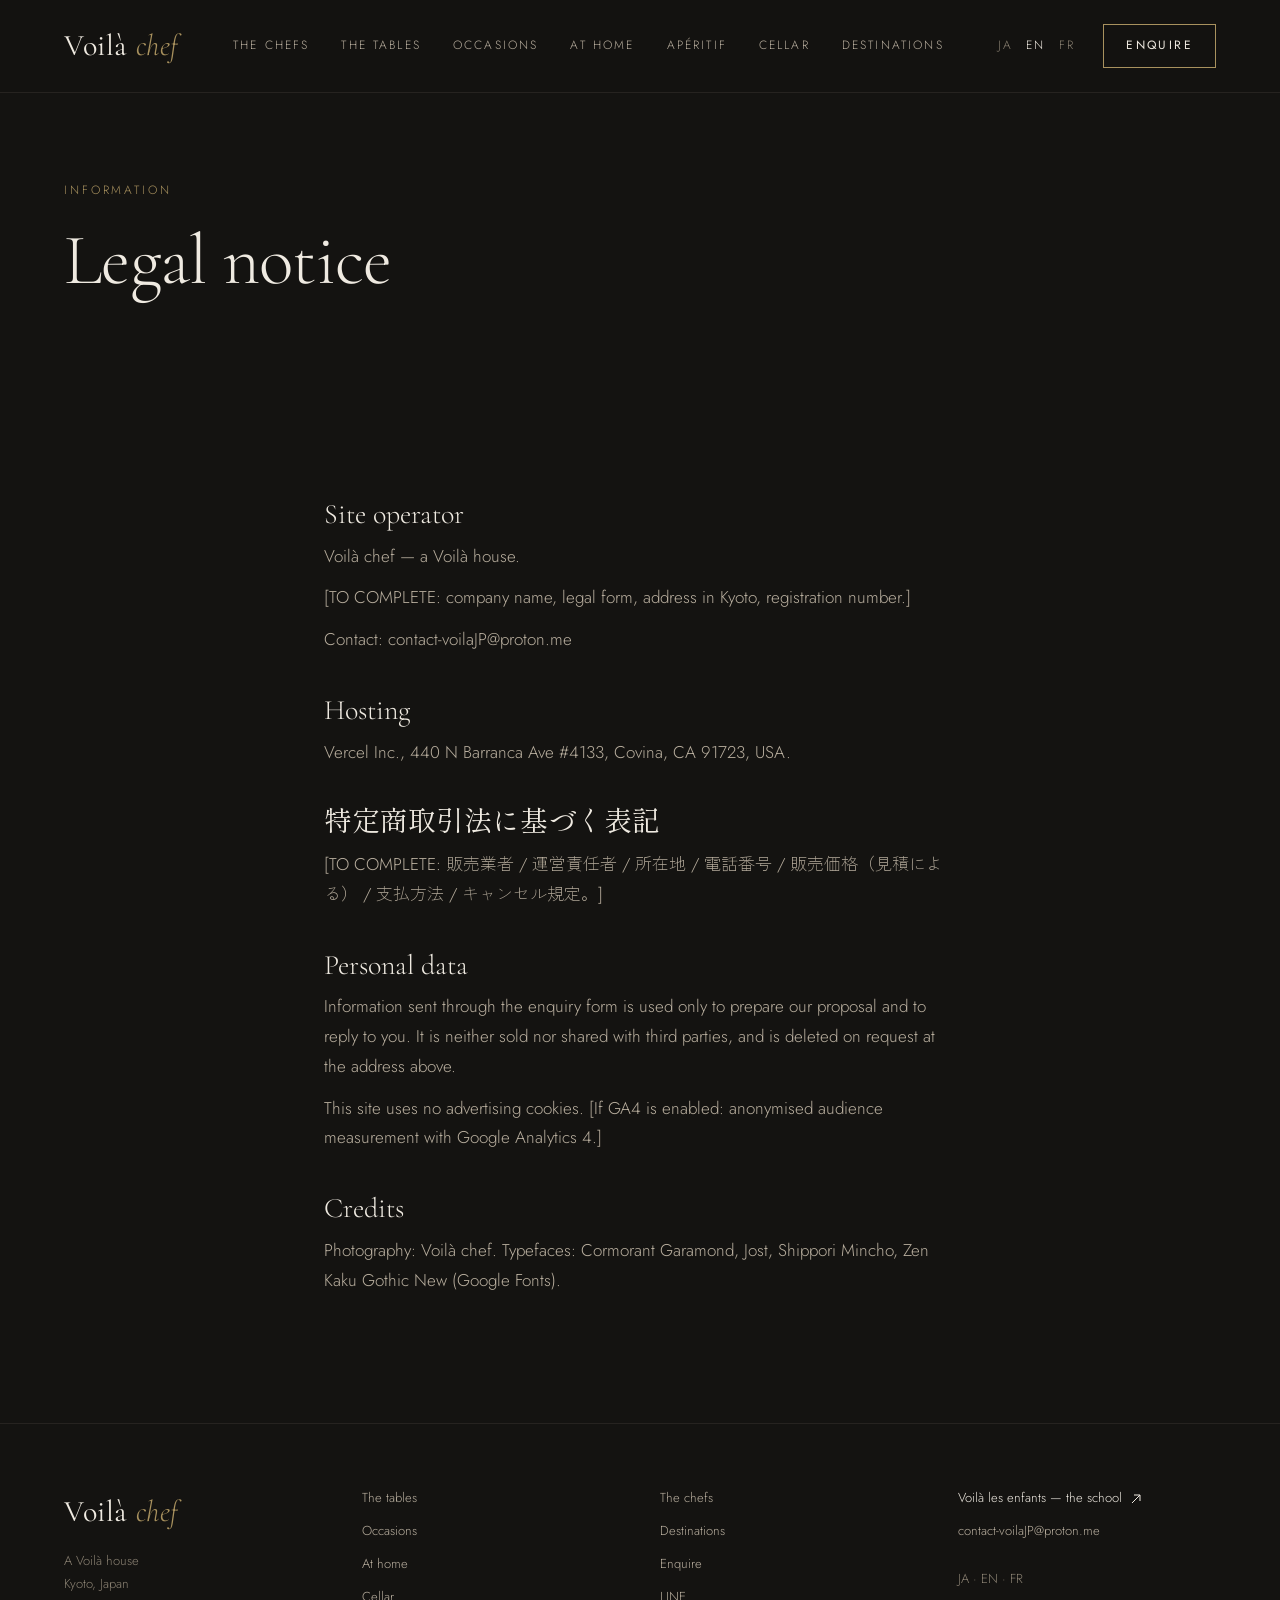
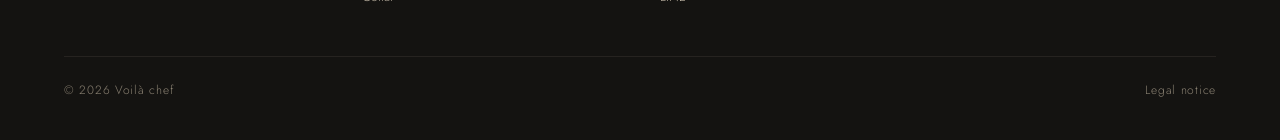
<file: en/legal.html>
<!doctype html>
<html lang="en">
<head>
<meta charset="utf-8">
<meta name="viewport" content="width=device-width, initial-scale=1">
<title>Legal notice — Voilà chef</title>
<meta name="description" content="Legal notice, operator information and privacy policy of Voilà chef.">
<link rel="canonical" href="https://voila-chef.vercel.app/en/legal"><link rel="alternate" hreflang="ja" href="https://voila-chef.vercel.app/ja/legal"><link rel="alternate" hreflang="en" href="https://voila-chef.vercel.app/en/legal"><link rel="alternate" hreflang="fr" href="https://voila-chef.vercel.app/fr/mentions-legales"><link rel="alternate" hreflang="x-default" href="https://voila-chef.vercel.app/ja/legal">
<meta property="og:type" content="website">
<meta property="og:site_name" content="Voilà chef">
<meta property="og:title" content="Legal notice — Voilà chef">
<meta property="og:description" content="Legal notice, operator information and privacy policy of Voilà chef.">
<meta property="og:url" content="https://voila-chef.vercel.app/en/legal">
<meta property="og:image" content="https://voila-chef.vercel.app/assets/img/hero-1400.jpg">
<meta property="og:locale" content="en_US">
<meta name="twitter:card" content="summary_large_image">
<meta name="theme-color" content="#141311">
<link rel="icon" href="/favicon.svg" type="image/svg+xml">
<link rel="preconnect" href="https://fonts.googleapis.com">
<link rel="preconnect" href="https://fonts.gstatic.com" crossorigin>
<link rel="stylesheet" href="https://fonts.googleapis.com/css2?family=Cormorant+Garamond:ital,wght@0,300;0,400;0,500;1,300;1,400&family=Jost:wght@300;400;500&family=Shippori+Mincho:wght@400;500&family=Zen+Kaku+Gothic+New:wght@300;400;500&display=swap">
<link rel="stylesheet" href="/assets/css/style.css?v=202610091457"></head>
<body class="lang-en">
<a class="skip" href="#main">Skip to content</a>

<header class="nav" id="top">
  <div class="wrap nav__in">
    <a class="brand" href="/en">Voilà <em>chef</em></a>
    <nav class="nav__menu" id="menu" aria-label="Menu">
      <a href="/en#chefs">The chefs</a>
      <a href="/en#tables">The tables</a>
      <a href="/en#occasions">Occasions</a>
      <a href="/en#domicile">At home</a>
      <a href="/en#aperitif">Apéritif</a>
      <a href="/en#cave">Cellar</a>
      <a href="/en#destinations">Destinations</a>
      <a class="nav__menu-cta" href="/en/request">Enquire</a>
      <div class="nav__langs nav__langs--menu">        <a href="/ja/legal" hreflang="ja">JA</a>        <a href="/en/legal" hreflang="en" aria-current="true">EN</a>        <a href="/fr/mentions-legales" hreflang="fr">FR</a>      </div>
    </nav>
    <div class="nav__right">
      <div class="nav__langs">        <a href="/ja/legal" hreflang="ja">JA</a>        <a href="/en/legal" hreflang="en" aria-current="true">EN</a>        <a href="/fr/mentions-legales" hreflang="fr">FR</a>      </div>
      <a class="btn btn--line" href="/en/request">Enquire</a>
      <button class="burger" type="button" aria-controls="menu" aria-expanded="false" aria-label="Open menu" data-open="Open menu" data-close="Close menu">
        <span></span><span></span>
      </button>
    </div>
  </div>
</header>

<main id="main">
<section class="page-head">
  <div class="wrap">
    <p class="kicker kicker--accent">Information</p>
    <h1 class="h1 h1--page">Legal notice</h1>
  </div>
</section>

<section class="section section--tight">
  <div class="wrap legal">    <div class="legal__block">
      <h2 class="h3">Site operator</h2>      <p class="body body--muted">Voilà chef — a Voilà house.</p>      <p class="body body--muted">[TO COMPLETE: company name, legal form, address in Kyoto, registration number.]</p>      <p class="body body--muted">Contact: contact-voilaJP@proton.me</p>    </div>    <div class="legal__block">
      <h2 class="h3">Hosting</h2>      <p class="body body--muted">Vercel Inc., 440 N Barranca Ave #4133, Covina, CA 91723, USA.</p>    </div>    <div class="legal__block">
      <h2 class="h3">特定商取引法に基づく表記</h2>      <p class="body body--muted">[TO COMPLETE: 販売業者 / 運営責任者 / 所在地 / 電話番号 / 販売価格（見積による） / 支払方法 / キャンセル規定。]</p>    </div>    <div class="legal__block">
      <h2 class="h3">Personal data</h2>      <p class="body body--muted">Information sent through the enquiry form is used only to prepare our proposal and to reply to you. It is neither sold nor shared with third parties, and is deleted on request at the address above.</p>      <p class="body body--muted">This site uses no advertising cookies. [If GA4 is enabled: anonymised audience measurement with Google Analytics 4.]</p>    </div>    <div class="legal__block">
      <h2 class="h3">Credits</h2>      <p class="body body--muted">Photography: Voilà chef. Typefaces: Cormorant Garamond, Jost, Shippori Mincho, Zen Kaku Gothic New (Google Fonts).</p>    </div>  </div>
</section>

</main>

<footer class="footer">
  <div class="wrap">
    <div class="footer__grid">
      <div>
        <div class="brand brand--footer">Voilà <em>chef</em></div>
        <p class="footer__muted">A Voilà house<br>Kyoto, Japan</p>
      </div>
      <nav class="footer__links" aria-label="Footer">
        <a href="/en#tables">The tables</a>
        <a href="/en#occasions">Occasions</a>
        <a href="/en#domicile">At home</a>
        <a href="/en#cave">Cellar</a>
      </nav>
      <nav class="footer__links" aria-label="Footer 2">
        <a href="/en#chefs">The chefs</a>
        <a href="/en#destinations">Destinations</a>
        <a href="/en/request">Enquire</a>
        <a href="https://lin.ee/PXNYpdO" rel="noopener" target="_blank">LINE</a>
      </nav>
      <div class="footer__links">
        <a class="footer__ext" href="https://voila-enfants.vercel.app" rel="noopener" target="_blank">Voilà les enfants — the school
          <svg width="12" height="12" viewBox="0 0 12 12" fill="none" stroke="currentColor" stroke-width="1" aria-hidden="true"><path d="M2 10L10 2M4 2h6v6"/></svg></a>
        <a href="mailto:contact-voilaJP@proton.me">contact-voilaJP@proton.me</a>
        <span class="footer__muted">JA · EN · FR</span>
      </div>
    </div>
    <div class="footer__bottom">
      <span>© 2026 Voilà chef</span>
      <a href="/en/legal">Legal notice</a>
    </div>
  </div>
</footer>

<script src="/assets/js/main.js?v=202610091457" defer></script>
</body>
</html>
</file>
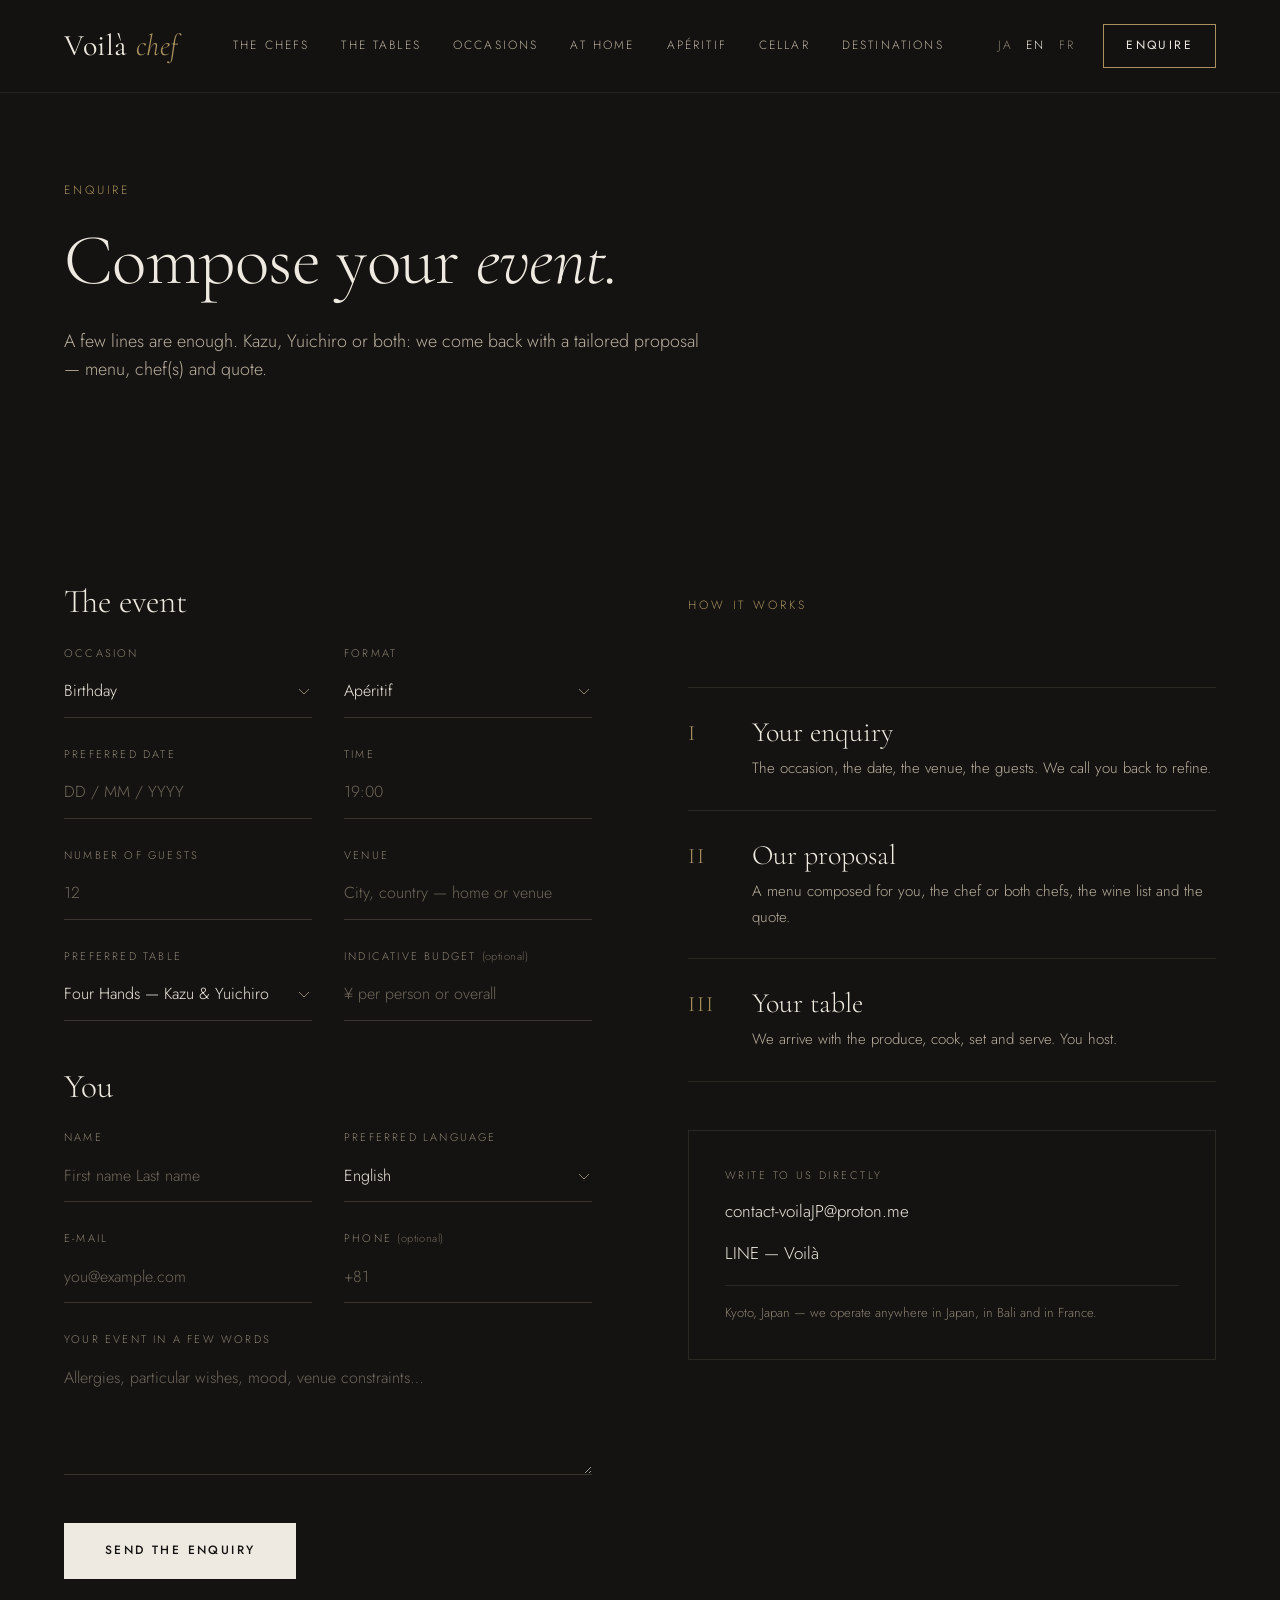
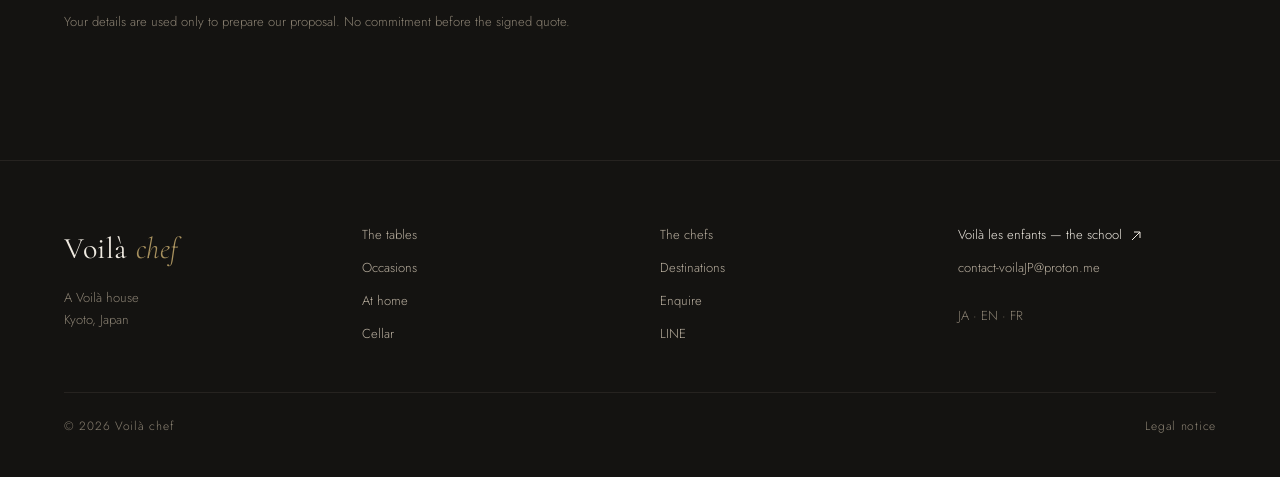
<file: en/request.html>
<!doctype html>
<html lang="en">
<head>
<meta charset="utf-8">
<meta name="viewport" content="width=device-width, initial-scale=1">
<title>Compose your event — Voilà chef</title>
<meta name="description" content="Tell us the occasion, date, venue and number of guests. We come back with a tailored proposal: menu, chef(s) and quote.">
<link rel="canonical" href="https://voila-chef.vercel.app/en/request"><link rel="alternate" hreflang="ja" href="https://voila-chef.vercel.app/ja/request"><link rel="alternate" hreflang="en" href="https://voila-chef.vercel.app/en/request"><link rel="alternate" hreflang="fr" href="https://voila-chef.vercel.app/fr/demande"><link rel="alternate" hreflang="x-default" href="https://voila-chef.vercel.app/ja/request">
<meta property="og:type" content="website">
<meta property="og:site_name" content="Voilà chef">
<meta property="og:title" content="Compose your event — Voilà chef">
<meta property="og:description" content="Tell us the occasion, date, venue and number of guests. We come back with a tailored proposal: menu, chef(s) and quote.">
<meta property="og:url" content="https://voila-chef.vercel.app/en/request">
<meta property="og:image" content="https://voila-chef.vercel.app/assets/img/hero-1400.jpg">
<meta property="og:locale" content="en_US">
<meta name="twitter:card" content="summary_large_image">
<meta name="theme-color" content="#141311">
<link rel="icon" href="/favicon.svg" type="image/svg+xml">
<link rel="preconnect" href="https://fonts.googleapis.com">
<link rel="preconnect" href="https://fonts.gstatic.com" crossorigin>
<link rel="stylesheet" href="https://fonts.googleapis.com/css2?family=Cormorant+Garamond:ital,wght@0,300;0,400;0,500;1,300;1,400&family=Jost:wght@300;400;500&family=Shippori+Mincho:wght@400;500&family=Zen+Kaku+Gothic+New:wght@300;400;500&display=swap">
<link rel="stylesheet" href="/assets/css/style.css?v=202610091457"></head>
<body class="lang-en">
<a class="skip" href="#main">Skip to content</a>

<header class="nav" id="top">
  <div class="wrap nav__in">
    <a class="brand" href="/en">Voilà <em>chef</em></a>
    <nav class="nav__menu" id="menu" aria-label="Menu">
      <a href="/en#chefs">The chefs</a>
      <a href="/en#tables">The tables</a>
      <a href="/en#occasions">Occasions</a>
      <a href="/en#domicile">At home</a>
      <a href="/en#aperitif">Apéritif</a>
      <a href="/en#cave">Cellar</a>
      <a href="/en#destinations">Destinations</a>
      <a class="nav__menu-cta" href="/en/request">Enquire</a>
      <div class="nav__langs nav__langs--menu">        <a href="/ja/request" hreflang="ja">JA</a>        <a href="/en/request" hreflang="en" aria-current="true">EN</a>        <a href="/fr/demande" hreflang="fr">FR</a>      </div>
    </nav>
    <div class="nav__right">
      <div class="nav__langs">        <a href="/ja/request" hreflang="ja">JA</a>        <a href="/en/request" hreflang="en" aria-current="true">EN</a>        <a href="/fr/demande" hreflang="fr">FR</a>      </div>
      <a class="btn btn--line" href="/en/request">Enquire</a>
      <button class="burger" type="button" aria-controls="menu" aria-expanded="false" aria-label="Open menu" data-open="Open menu" data-close="Close menu">
        <span></span><span></span>
      </button>
    </div>
  </div>
</header>

<main id="main">
<section class="page-head">
  <div class="wrap">
    <p class="kicker kicker--accent">Enquire</p>
    <h1 class="h1 h1--page">Compose your <em>event.</em></h1>
    <p class="lead">A few lines are enough. Kazu, Yuichiro or both: we come back with a tailored proposal — menu, chef(s) and quote.</p>
  </div>
</section>

<section class="section section--tight">
  <div class="wrap g2 g2--start g2--wide">

    <form class="form" id="demande-form" action="/api/demande" method="post" novalidate
          data-sending="Sending…" data-subject="Voilà chef enquiry" data-email="contact-voilaJP@proton.me">
      <input type="hidden" name="lang" value="en">
      <input type="text" name="website" class="hp" tabindex="-1" autocomplete="off" aria-hidden="true">

      <fieldset>
        <legend class="h3">The event</legend>
        <div class="form__grid">
          <div class="field">
            <label for="occasion">Occasion</label>
            <select id="occasion" name="occasion"><option>Birthday</option><option>Engagement</option><option>Wedding</option><option>Anniversary</option><option>Corporate · retreat</option><option>Voilà les enfants event</option><option>Dinner with friends · family</option><option>Other</option></select>
          </div>
          <div class="field">
            <label for="formule">Format</label>
            <select id="formule" name="formule"><option>Apéritif</option><option>Dinner</option><option>Apéritif + dinner</option><option>Private chef at home</option></select>
          </div>
          <div class="field">
            <label for="date">Preferred date</label>
            <input id="date" name="date" type="text" placeholder="DD / MM / YYYY" autocomplete="off">
          </div>
          <div class="field">
            <label for="time">Time</label>
            <input id="time" name="time" type="text" placeholder="19:00" autocomplete="off">
          </div>
          <div class="field">
            <label for="guests">Number of guests</label>
            <input id="guests" name="guests" type="text" inputmode="numeric" placeholder="12">
          </div>
          <div class="field">
            <label for="place">Venue</label>
            <input id="place" name="place" type="text" placeholder="City, country — home or venue">
          </div>
          <div class="field">
            <label for="table">Preferred table</label>
            <select id="table" name="table"><option>Four Hands — Kazu &amp; Yuichiro</option><option>The French Table — Kazu</option><option>The Japanese Table — Yuichiro</option><option>Not sure yet</option></select>
          </div>
          <div class="field">
            <label for="budget">Indicative budget <span class="opt">(optional)</span></label>
            <input id="budget" name="budget" type="text" placeholder="¥ per person or overall">
          </div>
        </div>
      </fieldset>

      <fieldset>
        <legend class="h3">You</legend>
        <div class="form__grid">
          <div class="field">
            <label for="name">Name</label>
            <input id="name" name="name" type="text" placeholder="First name Last name" autocomplete="name" required>
          </div>
          <div class="field">
            <label for="language">Preferred language</label>
            <select id="language" name="language"><option>日本語</option><option selected>English</option><option>Français</option></select>
          </div>
          <div class="field">
            <label for="email">E-mail</label>
            <input id="email" name="email" type="email" placeholder="you@example.com" autocomplete="email" required>
          </div>
          <div class="field">
            <label for="phone">Phone <span class="opt">(optional)</span></label>
            <input id="phone" name="phone" type="tel" placeholder="+81" autocomplete="tel">
          </div>
        </div>
        <div class="field">
          <label for="message">Your event in a few words</label>
          <textarea id="message" name="message" rows="4" placeholder="Allergies, particular wishes, mood, venue constraints…"></textarea>
        </div>
      </fieldset>

      <div class="form__actions">
        <button class="btn btn--solid btn--lg" type="submit">Send the enquiry</button>
        <p class="small small--muted">Your details are used only to prepare our proposal. No commitment before the signed quote.</p>
      </div>

      <div class="form__status" id="form-status" role="status" aria-live="polite" hidden>
        <div class="form__success" hidden>
          <p class="h3">Thank you.</p>
          <p class="body body--muted">Your enquiry has arrived. We come back to you within 48 hours with a first proposal.</p>
        </div>
        <div class="form__error" hidden>
          <p class="body body--muted">The message could not be sent. You can write to us directly:</p>
          <a class="btn btn--line" id="form-mailto" href="mailto:contact-voilaJP@proton.me">Send by e-mail</a>
        </div>
      </div>
    </form>

    <aside class="aside">
      <p class="kicker kicker--accent">How it works</p>
      <ol class="steps">        <li>
          <span class="num">I</span>
          <div><h3 class="h3 h3--sm">Your enquiry</h3><p class="card__text">The occasion, the date, the venue, the guests. We call you back to refine.</p></div>
        </li>        <li>
          <span class="num">II</span>
          <div><h3 class="h3 h3--sm">Our proposal</h3><p class="card__text">A menu composed for you, the chef or both chefs, the wine list and the quote.</p></div>
        </li>        <li>
          <span class="num">III</span>
          <div><h3 class="h3 h3--sm">Your table</h3><p class="card__text">We arrive with the produce, cook, set and serve. You host.</p></div>
        </li>      </ol>
      <div class="contact-box">
        <p class="label">Write to us directly</p>
        <a href="mailto:contact-voilaJP@proton.me">contact-voilaJP@proton.me</a>
        <a href="https://lin.ee/PXNYpdO" rel="noopener" target="_blank">LINE — Voilà</a>
        <p class="small small--muted contact-box__zone">Kyoto, Japan — we operate anywhere in Japan, in Bali and in France.</p>
      </div>
    </aside>

  </div>
</section>

</main>

<footer class="footer">
  <div class="wrap">
    <div class="footer__grid">
      <div>
        <div class="brand brand--footer">Voilà <em>chef</em></div>
        <p class="footer__muted">A Voilà house<br>Kyoto, Japan</p>
      </div>
      <nav class="footer__links" aria-label="Footer">
        <a href="/en#tables">The tables</a>
        <a href="/en#occasions">Occasions</a>
        <a href="/en#domicile">At home</a>
        <a href="/en#cave">Cellar</a>
      </nav>
      <nav class="footer__links" aria-label="Footer 2">
        <a href="/en#chefs">The chefs</a>
        <a href="/en#destinations">Destinations</a>
        <a href="/en/request">Enquire</a>
        <a href="https://lin.ee/PXNYpdO" rel="noopener" target="_blank">LINE</a>
      </nav>
      <div class="footer__links">
        <a class="footer__ext" href="https://voila-enfants.vercel.app" rel="noopener" target="_blank">Voilà les enfants — the school
          <svg width="12" height="12" viewBox="0 0 12 12" fill="none" stroke="currentColor" stroke-width="1" aria-hidden="true"><path d="M2 10L10 2M4 2h6v6"/></svg></a>
        <a href="mailto:contact-voilaJP@proton.me">contact-voilaJP@proton.me</a>
        <span class="footer__muted">JA · EN · FR</span>
      </div>
    </div>
    <div class="footer__bottom">
      <span>© 2026 Voilà chef</span>
      <a href="/en/legal">Legal notice</a>
    </div>
  </div>
</footer>

<script src="/assets/js/main.js?v=202610091457" defer></script>
</body>
</html>
</file>
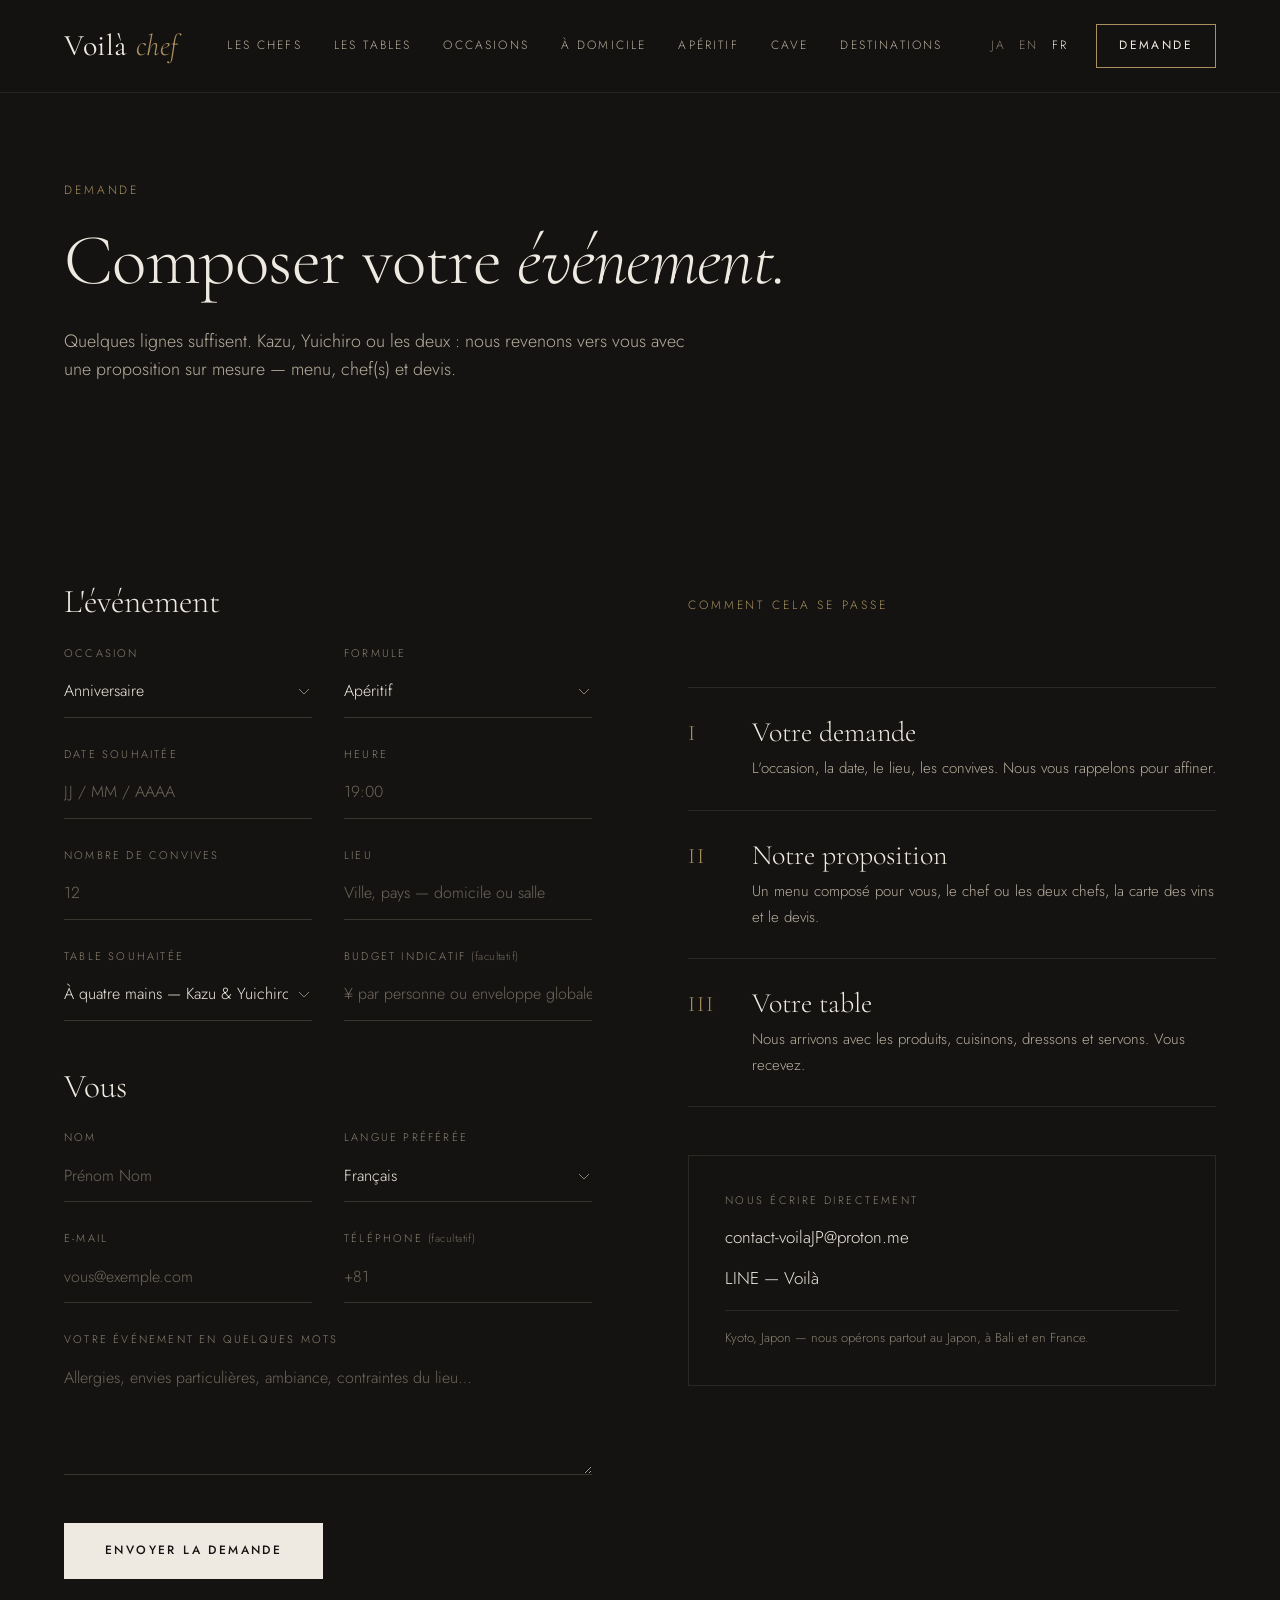
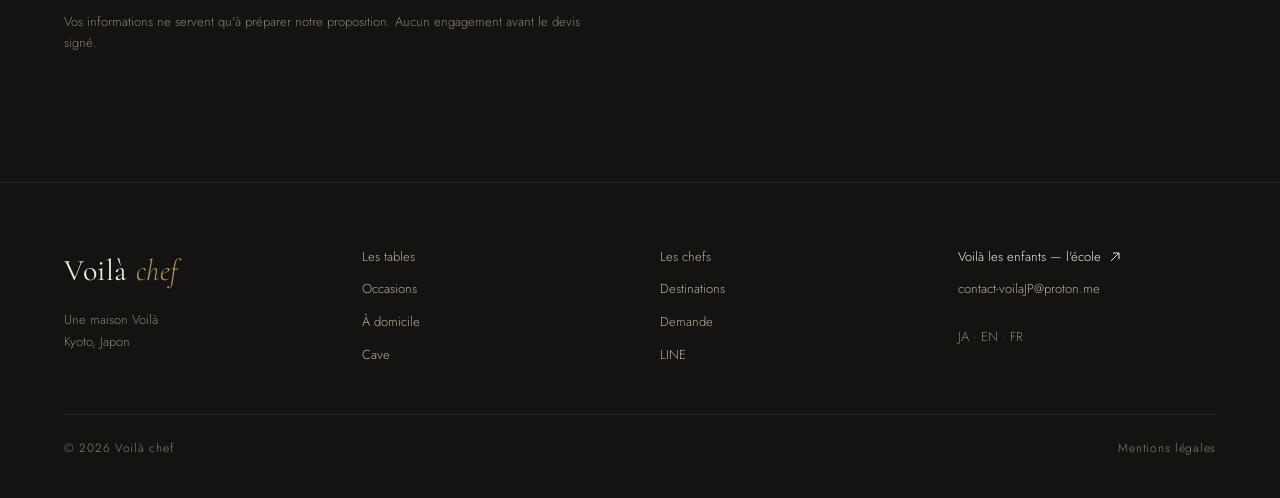
<file: fr/demande.html>
<!doctype html>
<html lang="fr">
<head>
<meta charset="utf-8">
<meta name="viewport" content="width=device-width, initial-scale=1">
<title>Composer votre événement — Voilà chef</title>
<meta name="description" content="Dites-nous l&#39;occasion, la date, le lieu et le nombre de convives. Nous revenons vers vous avec une proposition sur mesure : menu, chef(s) et devis.">
<link rel="canonical" href="https://voila-chef.vercel.app/fr/demande"><link rel="alternate" hreflang="ja" href="https://voila-chef.vercel.app/ja/request"><link rel="alternate" hreflang="en" href="https://voila-chef.vercel.app/en/request"><link rel="alternate" hreflang="fr" href="https://voila-chef.vercel.app/fr/demande"><link rel="alternate" hreflang="x-default" href="https://voila-chef.vercel.app/ja/request">
<meta property="og:type" content="website">
<meta property="og:site_name" content="Voilà chef">
<meta property="og:title" content="Composer votre événement — Voilà chef">
<meta property="og:description" content="Dites-nous l&#39;occasion, la date, le lieu et le nombre de convives. Nous revenons vers vous avec une proposition sur mesure : menu, chef(s) et devis.">
<meta property="og:url" content="https://voila-chef.vercel.app/fr/demande">
<meta property="og:image" content="https://voila-chef.vercel.app/assets/img/hero-1400.jpg">
<meta property="og:locale" content="fr_FR">
<meta name="twitter:card" content="summary_large_image">
<meta name="theme-color" content="#141311">
<link rel="icon" href="/favicon.svg" type="image/svg+xml">
<link rel="preconnect" href="https://fonts.googleapis.com">
<link rel="preconnect" href="https://fonts.gstatic.com" crossorigin>
<link rel="stylesheet" href="https://fonts.googleapis.com/css2?family=Cormorant+Garamond:ital,wght@0,300;0,400;0,500;1,300;1,400&family=Jost:wght@300;400;500&family=Shippori+Mincho:wght@400;500&family=Zen+Kaku+Gothic+New:wght@300;400;500&display=swap">
<link rel="stylesheet" href="/assets/css/style.css?v=202610091457"></head>
<body class="lang-fr">
<a class="skip" href="#main">Aller au contenu</a>

<header class="nav" id="top">
  <div class="wrap nav__in">
    <a class="brand" href="/fr">Voilà <em>chef</em></a>
    <nav class="nav__menu" id="menu" aria-label="Menu">
      <a href="/fr#chefs">Les chefs</a>
      <a href="/fr#tables">Les tables</a>
      <a href="/fr#occasions">Occasions</a>
      <a href="/fr#domicile">À domicile</a>
      <a href="/fr#aperitif">Apéritif</a>
      <a href="/fr#cave">Cave</a>
      <a href="/fr#destinations">Destinations</a>
      <a class="nav__menu-cta" href="/fr/demande">Demande</a>
      <div class="nav__langs nav__langs--menu">        <a href="/ja/request" hreflang="ja">JA</a>        <a href="/en/request" hreflang="en">EN</a>        <a href="/fr/demande" hreflang="fr" aria-current="true">FR</a>      </div>
    </nav>
    <div class="nav__right">
      <div class="nav__langs">        <a href="/ja/request" hreflang="ja">JA</a>        <a href="/en/request" hreflang="en">EN</a>        <a href="/fr/demande" hreflang="fr" aria-current="true">FR</a>      </div>
      <a class="btn btn--line" href="/fr/demande">Demande</a>
      <button class="burger" type="button" aria-controls="menu" aria-expanded="false" aria-label="Ouvrir le menu" data-open="Ouvrir le menu" data-close="Fermer le menu">
        <span></span><span></span>
      </button>
    </div>
  </div>
</header>

<main id="main">
<section class="page-head">
  <div class="wrap">
    <p class="kicker kicker--accent">Demande</p>
    <h1 class="h1 h1--page">Composer votre <em>événement.</em></h1>
    <p class="lead">Quelques lignes suffisent. Kazu, Yuichiro ou les deux : nous revenons vers vous avec une proposition sur mesure — menu, chef(s) et devis.</p>
  </div>
</section>

<section class="section section--tight">
  <div class="wrap g2 g2--start g2--wide">

    <form class="form" id="demande-form" action="/api/demande" method="post" novalidate
          data-sending="Envoi…" data-subject="Demande Voilà chef" data-email="contact-voilaJP@proton.me">
      <input type="hidden" name="lang" value="fr">
      <input type="text" name="website" class="hp" tabindex="-1" autocomplete="off" aria-hidden="true">

      <fieldset>
        <legend class="h3">L&#39;événement</legend>
        <div class="form__grid">
          <div class="field">
            <label for="occasion">Occasion</label>
            <select id="occasion" name="occasion"><option>Anniversaire</option><option>Fiançailles</option><option>Mariage</option><option>Noces</option><option>Entreprise · séminaire</option><option>Événement Voilà les enfants</option><option>Dîner entre amis · famille</option><option>Autre</option></select>
          </div>
          <div class="field">
            <label for="formule">Formule</label>
            <select id="formule" name="formule"><option>Apéritif</option><option>Dîner</option><option>Apéritif + dîner</option><option>Chef privé à domicile</option></select>
          </div>
          <div class="field">
            <label for="date">Date souhaitée</label>
            <input id="date" name="date" type="text" placeholder="JJ / MM / AAAA" autocomplete="off">
          </div>
          <div class="field">
            <label for="time">Heure</label>
            <input id="time" name="time" type="text" placeholder="19:00" autocomplete="off">
          </div>
          <div class="field">
            <label for="guests">Nombre de convives</label>
            <input id="guests" name="guests" type="text" inputmode="numeric" placeholder="12">
          </div>
          <div class="field">
            <label for="place">Lieu</label>
            <input id="place" name="place" type="text" placeholder="Ville, pays — domicile ou salle">
          </div>
          <div class="field">
            <label for="table">Table souhaitée</label>
            <select id="table" name="table"><option>À quatre mains — Kazu &amp; Yuichiro</option><option>La Table française — Kazu</option><option>La Table japonaise — Yuichiro</option><option>Je ne sais pas encore</option></select>
          </div>
          <div class="field">
            <label for="budget">Budget indicatif <span class="opt">(facultatif)</span></label>
            <input id="budget" name="budget" type="text" placeholder="¥ par personne ou enveloppe globale">
          </div>
        </div>
      </fieldset>

      <fieldset>
        <legend class="h3">Vous</legend>
        <div class="form__grid">
          <div class="field">
            <label for="name">Nom</label>
            <input id="name" name="name" type="text" placeholder="Prénom Nom" autocomplete="name" required>
          </div>
          <div class="field">
            <label for="language">Langue préférée</label>
            <select id="language" name="language"><option>日本語</option><option>English</option><option selected>Français</option></select>
          </div>
          <div class="field">
            <label for="email">E-mail</label>
            <input id="email" name="email" type="email" placeholder="vous@exemple.com" autocomplete="email" required>
          </div>
          <div class="field">
            <label for="phone">Téléphone <span class="opt">(facultatif)</span></label>
            <input id="phone" name="phone" type="tel" placeholder="+81" autocomplete="tel">
          </div>
        </div>
        <div class="field">
          <label for="message">Votre événement en quelques mots</label>
          <textarea id="message" name="message" rows="4" placeholder="Allergies, envies particulières, ambiance, contraintes du lieu…"></textarea>
        </div>
      </fieldset>

      <div class="form__actions">
        <button class="btn btn--solid btn--lg" type="submit">Envoyer la demande</button>
        <p class="small small--muted">Vos informations ne servent qu&#39;à préparer notre proposition. Aucun engagement avant le devis signé.</p>
      </div>

      <div class="form__status" id="form-status" role="status" aria-live="polite" hidden>
        <div class="form__success" hidden>
          <p class="h3">Merci.</p>
          <p class="body body--muted">Votre demande est bien arrivée. Nous revenons vers vous sous 48 heures avec une première proposition.</p>
        </div>
        <div class="form__error" hidden>
          <p class="body body--muted">L&#39;envoi n&#39;a pas abouti. Vous pouvez nous écrire directement :</p>
          <a class="btn btn--line" id="form-mailto" href="mailto:contact-voilaJP@proton.me">Envoyer par e-mail</a>
        </div>
      </div>
    </form>

    <aside class="aside">
      <p class="kicker kicker--accent">Comment cela se passe</p>
      <ol class="steps">        <li>
          <span class="num">I</span>
          <div><h3 class="h3 h3--sm">Votre demande</h3><p class="card__text">L&#39;occasion, la date, le lieu, les convives. Nous vous rappelons pour affiner.</p></div>
        </li>        <li>
          <span class="num">II</span>
          <div><h3 class="h3 h3--sm">Notre proposition</h3><p class="card__text">Un menu composé pour vous, le chef ou les deux chefs, la carte des vins et le devis.</p></div>
        </li>        <li>
          <span class="num">III</span>
          <div><h3 class="h3 h3--sm">Votre table</h3><p class="card__text">Nous arrivons avec les produits, cuisinons, dressons et servons. Vous recevez.</p></div>
        </li>      </ol>
      <div class="contact-box">
        <p class="label">Nous écrire directement</p>
        <a href="mailto:contact-voilaJP@proton.me">contact-voilaJP@proton.me</a>
        <a href="https://lin.ee/PXNYpdO" rel="noopener" target="_blank">LINE — Voilà</a>
        <p class="small small--muted contact-box__zone">Kyoto, Japon — nous opérons partout au Japon, à Bali et en France.</p>
      </div>
    </aside>

  </div>
</section>

</main>

<footer class="footer">
  <div class="wrap">
    <div class="footer__grid">
      <div>
        <div class="brand brand--footer">Voilà <em>chef</em></div>
        <p class="footer__muted">Une maison Voilà<br>Kyoto, Japon</p>
      </div>
      <nav class="footer__links" aria-label="Footer">
        <a href="/fr#tables">Les tables</a>
        <a href="/fr#occasions">Occasions</a>
        <a href="/fr#domicile">À domicile</a>
        <a href="/fr#cave">Cave</a>
      </nav>
      <nav class="footer__links" aria-label="Footer 2">
        <a href="/fr#chefs">Les chefs</a>
        <a href="/fr#destinations">Destinations</a>
        <a href="/fr/demande">Demande</a>
        <a href="https://lin.ee/PXNYpdO" rel="noopener" target="_blank">LINE</a>
      </nav>
      <div class="footer__links">
        <a class="footer__ext" href="https://voila-enfants.vercel.app" rel="noopener" target="_blank">Voilà les enfants — l&#39;école
          <svg width="12" height="12" viewBox="0 0 12 12" fill="none" stroke="currentColor" stroke-width="1" aria-hidden="true"><path d="M2 10L10 2M4 2h6v6"/></svg></a>
        <a href="mailto:contact-voilaJP@proton.me">contact-voilaJP@proton.me</a>
        <span class="footer__muted">JA · EN · FR</span>
      </div>
    </div>
    <div class="footer__bottom">
      <span>© 2026 Voilà chef</span>
      <a href="/fr/mentions-legales">Mentions légales</a>
    </div>
  </div>
</footer>

<script src="/assets/js/main.js?v=202610091457" defer></script>
</body>
</html>
</file>
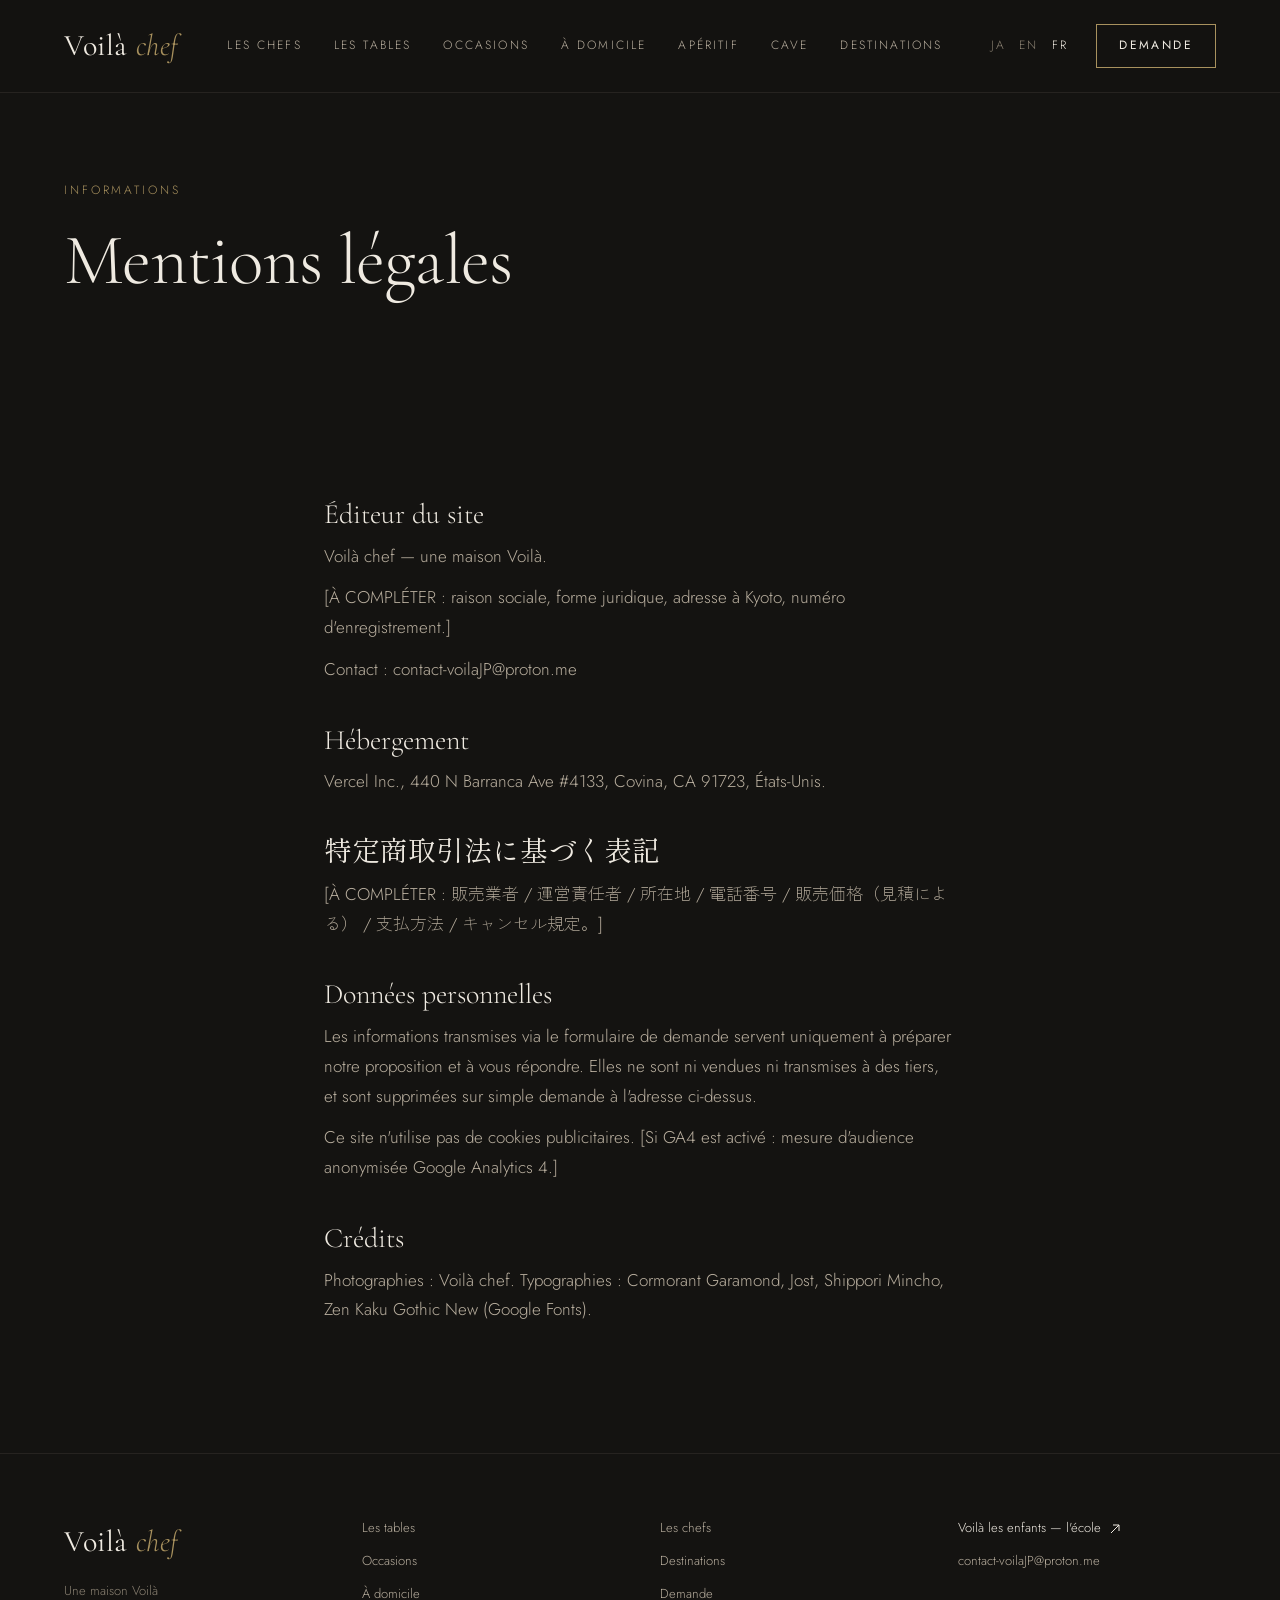
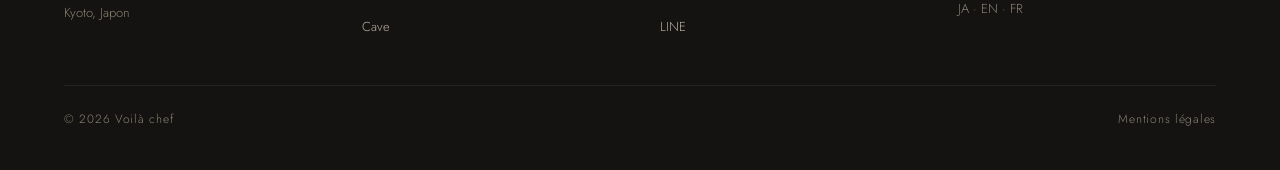
<file: fr/mentions-legales.html>
<!doctype html>
<html lang="fr">
<head>
<meta charset="utf-8">
<meta name="viewport" content="width=device-width, initial-scale=1">
<title>Mentions légales — Voilà chef</title>
<meta name="description" content="Mentions légales, informations sur l&#39;opérateur et politique de confidentialité de Voilà chef.">
<link rel="canonical" href="https://voila-chef.vercel.app/fr/mentions-legales"><link rel="alternate" hreflang="ja" href="https://voila-chef.vercel.app/ja/legal"><link rel="alternate" hreflang="en" href="https://voila-chef.vercel.app/en/legal"><link rel="alternate" hreflang="fr" href="https://voila-chef.vercel.app/fr/mentions-legales"><link rel="alternate" hreflang="x-default" href="https://voila-chef.vercel.app/ja/legal">
<meta property="og:type" content="website">
<meta property="og:site_name" content="Voilà chef">
<meta property="og:title" content="Mentions légales — Voilà chef">
<meta property="og:description" content="Mentions légales, informations sur l&#39;opérateur et politique de confidentialité de Voilà chef.">
<meta property="og:url" content="https://voila-chef.vercel.app/fr/mentions-legales">
<meta property="og:image" content="https://voila-chef.vercel.app/assets/img/hero-1400.jpg">
<meta property="og:locale" content="fr_FR">
<meta name="twitter:card" content="summary_large_image">
<meta name="theme-color" content="#141311">
<link rel="icon" href="/favicon.svg" type="image/svg+xml">
<link rel="preconnect" href="https://fonts.googleapis.com">
<link rel="preconnect" href="https://fonts.gstatic.com" crossorigin>
<link rel="stylesheet" href="https://fonts.googleapis.com/css2?family=Cormorant+Garamond:ital,wght@0,300;0,400;0,500;1,300;1,400&family=Jost:wght@300;400;500&family=Shippori+Mincho:wght@400;500&family=Zen+Kaku+Gothic+New:wght@300;400;500&display=swap">
<link rel="stylesheet" href="/assets/css/style.css?v=202610091457"></head>
<body class="lang-fr">
<a class="skip" href="#main">Aller au contenu</a>

<header class="nav" id="top">
  <div class="wrap nav__in">
    <a class="brand" href="/fr">Voilà <em>chef</em></a>
    <nav class="nav__menu" id="menu" aria-label="Menu">
      <a href="/fr#chefs">Les chefs</a>
      <a href="/fr#tables">Les tables</a>
      <a href="/fr#occasions">Occasions</a>
      <a href="/fr#domicile">À domicile</a>
      <a href="/fr#aperitif">Apéritif</a>
      <a href="/fr#cave">Cave</a>
      <a href="/fr#destinations">Destinations</a>
      <a class="nav__menu-cta" href="/fr/demande">Demande</a>
      <div class="nav__langs nav__langs--menu">        <a href="/ja/legal" hreflang="ja">JA</a>        <a href="/en/legal" hreflang="en">EN</a>        <a href="/fr/mentions-legales" hreflang="fr" aria-current="true">FR</a>      </div>
    </nav>
    <div class="nav__right">
      <div class="nav__langs">        <a href="/ja/legal" hreflang="ja">JA</a>        <a href="/en/legal" hreflang="en">EN</a>        <a href="/fr/mentions-legales" hreflang="fr" aria-current="true">FR</a>      </div>
      <a class="btn btn--line" href="/fr/demande">Demande</a>
      <button class="burger" type="button" aria-controls="menu" aria-expanded="false" aria-label="Ouvrir le menu" data-open="Ouvrir le menu" data-close="Fermer le menu">
        <span></span><span></span>
      </button>
    </div>
  </div>
</header>

<main id="main">
<section class="page-head">
  <div class="wrap">
    <p class="kicker kicker--accent">Informations</p>
    <h1 class="h1 h1--page">Mentions légales</h1>
  </div>
</section>

<section class="section section--tight">
  <div class="wrap legal">    <div class="legal__block">
      <h2 class="h3">Éditeur du site</h2>      <p class="body body--muted">Voilà chef — une maison Voilà.</p>      <p class="body body--muted">[À COMPLÉTER : raison sociale, forme juridique, adresse à Kyoto, numéro d&#39;enregistrement.]</p>      <p class="body body--muted">Contact : contact-voilaJP@proton.me</p>    </div>    <div class="legal__block">
      <h2 class="h3">Hébergement</h2>      <p class="body body--muted">Vercel Inc., 440 N Barranca Ave #4133, Covina, CA 91723, États-Unis.</p>    </div>    <div class="legal__block">
      <h2 class="h3">特定商取引法に基づく表記</h2>      <p class="body body--muted">[À COMPLÉTER : 販売業者 / 運営責任者 / 所在地 / 電話番号 / 販売価格（見積による） / 支払方法 / キャンセル規定。]</p>    </div>    <div class="legal__block">
      <h2 class="h3">Données personnelles</h2>      <p class="body body--muted">Les informations transmises via le formulaire de demande servent uniquement à préparer notre proposition et à vous répondre. Elles ne sont ni vendues ni transmises à des tiers, et sont supprimées sur simple demande à l&#39;adresse ci-dessus.</p>      <p class="body body--muted">Ce site n&#39;utilise pas de cookies publicitaires. [Si GA4 est activé : mesure d&#39;audience anonymisée Google Analytics 4.]</p>    </div>    <div class="legal__block">
      <h2 class="h3">Crédits</h2>      <p class="body body--muted">Photographies : Voilà chef. Typographies : Cormorant Garamond, Jost, Shippori Mincho, Zen Kaku Gothic New (Google Fonts).</p>    </div>  </div>
</section>

</main>

<footer class="footer">
  <div class="wrap">
    <div class="footer__grid">
      <div>
        <div class="brand brand--footer">Voilà <em>chef</em></div>
        <p class="footer__muted">Une maison Voilà<br>Kyoto, Japon</p>
      </div>
      <nav class="footer__links" aria-label="Footer">
        <a href="/fr#tables">Les tables</a>
        <a href="/fr#occasions">Occasions</a>
        <a href="/fr#domicile">À domicile</a>
        <a href="/fr#cave">Cave</a>
      </nav>
      <nav class="footer__links" aria-label="Footer 2">
        <a href="/fr#chefs">Les chefs</a>
        <a href="/fr#destinations">Destinations</a>
        <a href="/fr/demande">Demande</a>
        <a href="https://lin.ee/PXNYpdO" rel="noopener" target="_blank">LINE</a>
      </nav>
      <div class="footer__links">
        <a class="footer__ext" href="https://voila-enfants.vercel.app" rel="noopener" target="_blank">Voilà les enfants — l&#39;école
          <svg width="12" height="12" viewBox="0 0 12 12" fill="none" stroke="currentColor" stroke-width="1" aria-hidden="true"><path d="M2 10L10 2M4 2h6v6"/></svg></a>
        <a href="mailto:contact-voilaJP@proton.me">contact-voilaJP@proton.me</a>
        <span class="footer__muted">JA · EN · FR</span>
      </div>
    </div>
    <div class="footer__bottom">
      <span>© 2026 Voilà chef</span>
      <a href="/fr/mentions-legales">Mentions légales</a>
    </div>
  </div>
</footer>

<script src="/assets/js/main.js?v=202610091457" defer></script>
</body>
</html>
</file>
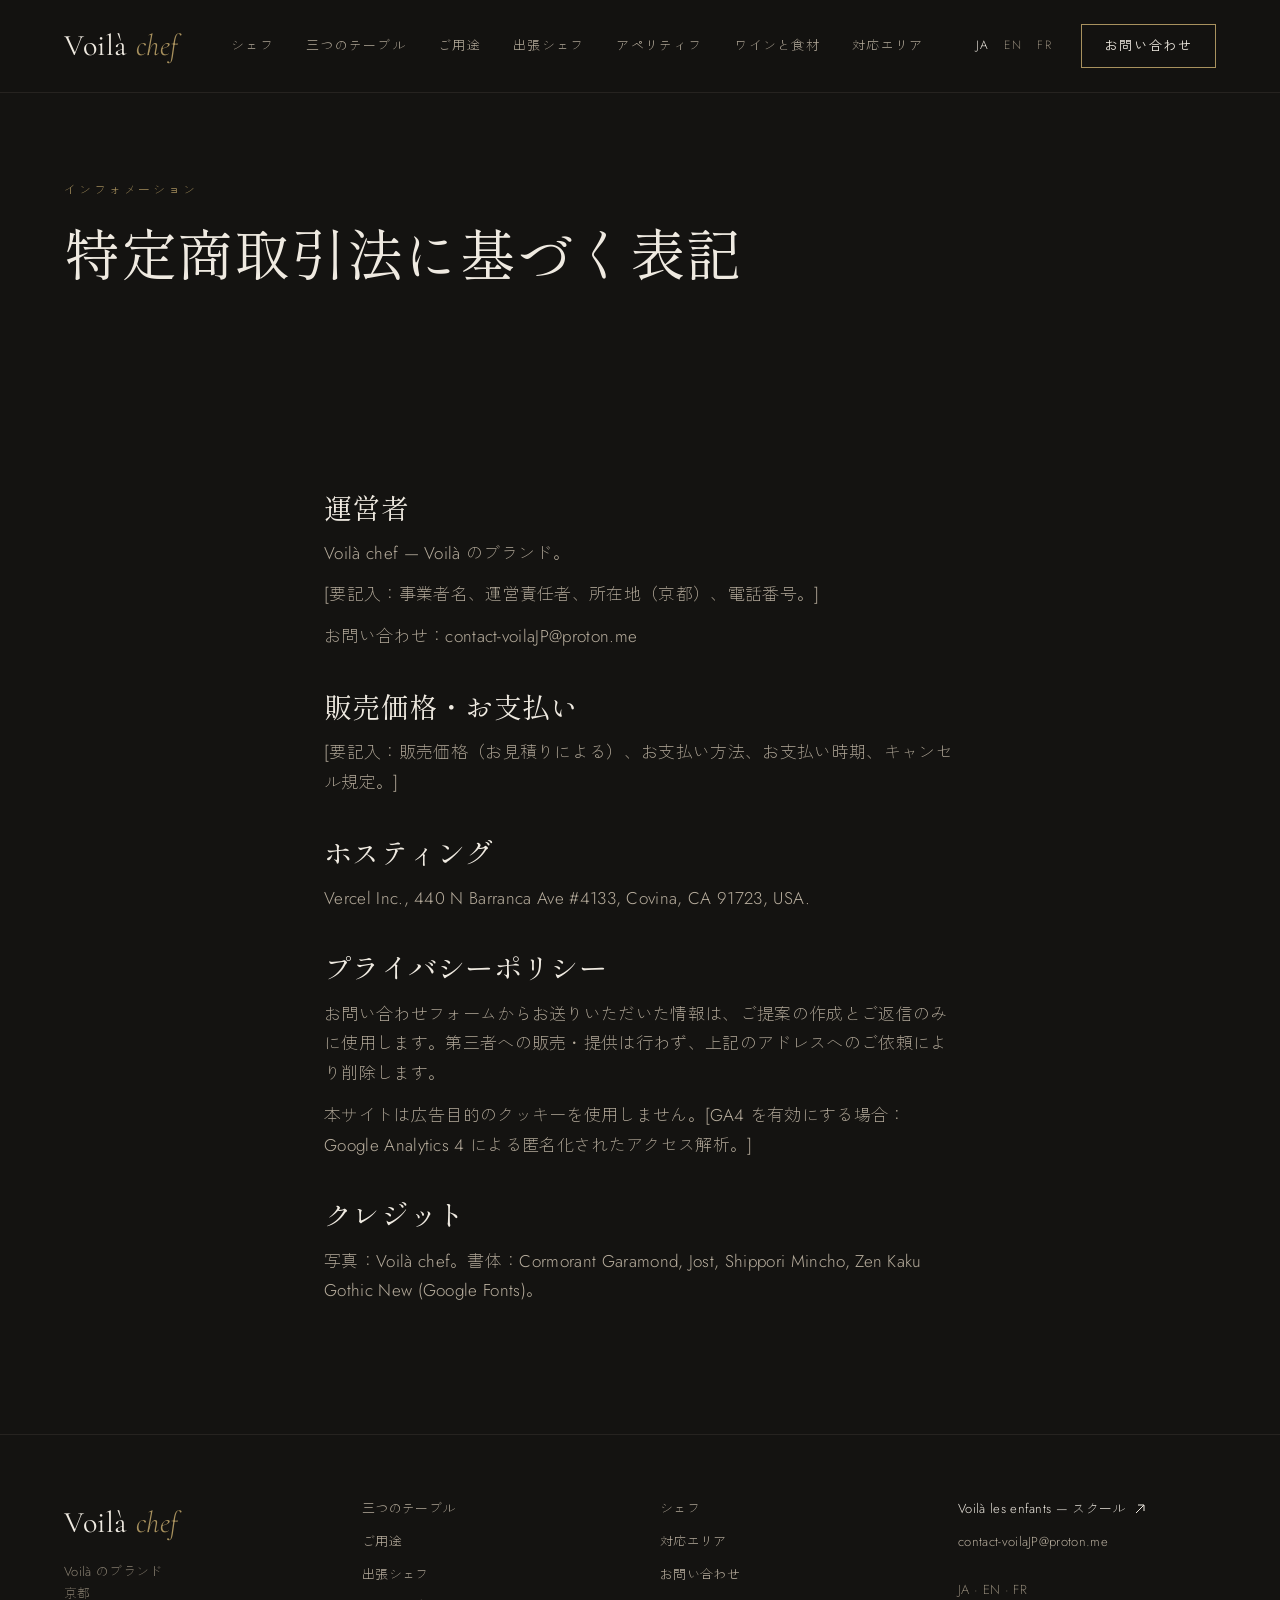
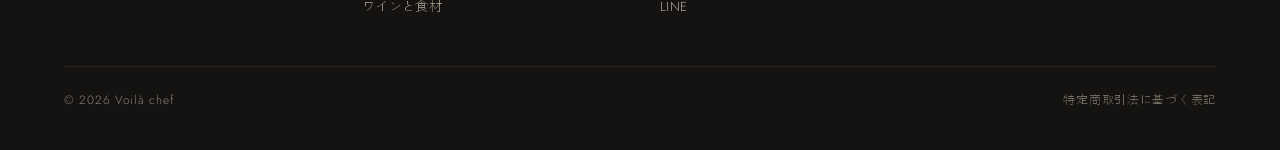
<file: ja/legal.html>
<!doctype html>
<html lang="ja">
<head>
<meta charset="utf-8">
<meta name="viewport" content="width=device-width, initial-scale=1">
<title>特定商取引法に基づく表記・プライバシーポリシー — Voilà chef</title>
<meta name="description" content="Voilà chef の運営者情報、特定商取引法に基づく表記、プライバシーポリシー。">
<link rel="canonical" href="https://voila-chef.vercel.app/ja/legal"><link rel="alternate" hreflang="ja" href="https://voila-chef.vercel.app/ja/legal"><link rel="alternate" hreflang="en" href="https://voila-chef.vercel.app/en/legal"><link rel="alternate" hreflang="fr" href="https://voila-chef.vercel.app/fr/mentions-legales"><link rel="alternate" hreflang="x-default" href="https://voila-chef.vercel.app/ja/legal">
<meta property="og:type" content="website">
<meta property="og:site_name" content="Voilà chef">
<meta property="og:title" content="特定商取引法に基づく表記・プライバシーポリシー — Voilà chef">
<meta property="og:description" content="Voilà chef の運営者情報、特定商取引法に基づく表記、プライバシーポリシー。">
<meta property="og:url" content="https://voila-chef.vercel.app/ja/legal">
<meta property="og:image" content="https://voila-chef.vercel.app/assets/img/hero-1400.jpg">
<meta property="og:locale" content="ja_JP">
<meta name="twitter:card" content="summary_large_image">
<meta name="theme-color" content="#141311">
<link rel="icon" href="/favicon.svg" type="image/svg+xml">
<link rel="preconnect" href="https://fonts.googleapis.com">
<link rel="preconnect" href="https://fonts.gstatic.com" crossorigin>
<link rel="stylesheet" href="https://fonts.googleapis.com/css2?family=Cormorant+Garamond:ital,wght@0,300;0,400;0,500;1,300;1,400&family=Jost:wght@300;400;500&family=Shippori+Mincho:wght@400;500&family=Zen+Kaku+Gothic+New:wght@300;400;500&display=swap">
<link rel="stylesheet" href="/assets/css/style.css?v=202610091457"></head>
<body class="lang-ja">
<a class="skip" href="#main">本文へ</a>

<header class="nav" id="top">
  <div class="wrap nav__in">
    <a class="brand" href="/ja">Voilà <em>chef</em></a>
    <nav class="nav__menu" id="menu" aria-label="Menu">
      <a href="/ja#chefs">シェフ</a>
      <a href="/ja#tables">三つのテーブル</a>
      <a href="/ja#occasions">ご用途</a>
      <a href="/ja#domicile">出張シェフ</a>
      <a href="/ja#aperitif">アペリティフ</a>
      <a href="/ja#cave">ワインと食材</a>
      <a href="/ja#destinations">対応エリア</a>
      <a class="nav__menu-cta" href="/ja/request">お問い合わせ</a>
      <div class="nav__langs nav__langs--menu">        <a href="/ja/legal" hreflang="ja" aria-current="true">JA</a>        <a href="/en/legal" hreflang="en">EN</a>        <a href="/fr/mentions-legales" hreflang="fr">FR</a>      </div>
    </nav>
    <div class="nav__right">
      <div class="nav__langs">        <a href="/ja/legal" hreflang="ja" aria-current="true">JA</a>        <a href="/en/legal" hreflang="en">EN</a>        <a href="/fr/mentions-legales" hreflang="fr">FR</a>      </div>
      <a class="btn btn--line" href="/ja/request">お問い合わせ</a>
      <button class="burger" type="button" aria-controls="menu" aria-expanded="false" aria-label="メニューを開く" data-open="メニューを開く" data-close="メニューを閉じる">
        <span></span><span></span>
      </button>
    </div>
  </div>
</header>

<main id="main">
<section class="page-head">
  <div class="wrap">
    <p class="kicker kicker--accent">インフォメーション</p>
    <h1 class="h1 h1--page">特定商取引法に基づく表記</h1>
  </div>
</section>

<section class="section section--tight">
  <div class="wrap legal">    <div class="legal__block">
      <h2 class="h3">運営者</h2>      <p class="body body--muted">Voilà chef — Voilà のブランド。</p>      <p class="body body--muted">[要記入：事業者名、運営責任者、所在地（京都）、電話番号。]</p>      <p class="body body--muted">お問い合わせ：contact-voilaJP@proton.me</p>    </div>    <div class="legal__block">
      <h2 class="h3">販売価格・お支払い</h2>      <p class="body body--muted">[要記入：販売価格（お見積りによる）、お支払い方法、お支払い時期、キャンセル規定。]</p>    </div>    <div class="legal__block">
      <h2 class="h3">ホスティング</h2>      <p class="body body--muted">Vercel Inc., 440 N Barranca Ave #4133, Covina, CA 91723, USA.</p>    </div>    <div class="legal__block">
      <h2 class="h3">プライバシーポリシー</h2>      <p class="body body--muted">お問い合わせフォームからお送りいただいた情報は、ご提案の作成とご返信のみに使用します。第三者への販売・提供は行わず、上記のアドレスへのご依頼により削除します。</p>      <p class="body body--muted">本サイトは広告目的のクッキーを使用しません。[GA4 を有効にする場合：Google Analytics 4 による匿名化されたアクセス解析。]</p>    </div>    <div class="legal__block">
      <h2 class="h3">クレジット</h2>      <p class="body body--muted">写真：Voilà chef。書体：Cormorant Garamond, Jost, Shippori Mincho, Zen Kaku Gothic New (Google Fonts)。</p>    </div>  </div>
</section>

</main>

<footer class="footer">
  <div class="wrap">
    <div class="footer__grid">
      <div>
        <div class="brand brand--footer">Voilà <em>chef</em></div>
        <p class="footer__muted">Voilà のブランド<br>京都</p>
      </div>
      <nav class="footer__links" aria-label="Footer">
        <a href="/ja#tables">三つのテーブル</a>
        <a href="/ja#occasions">ご用途</a>
        <a href="/ja#domicile">出張シェフ</a>
        <a href="/ja#cave">ワインと食材</a>
      </nav>
      <nav class="footer__links" aria-label="Footer 2">
        <a href="/ja#chefs">シェフ</a>
        <a href="/ja#destinations">対応エリア</a>
        <a href="/ja/request">お問い合わせ</a>
        <a href="https://lin.ee/PXNYpdO" rel="noopener" target="_blank">LINE</a>
      </nav>
      <div class="footer__links">
        <a class="footer__ext" href="https://voila-enfants.vercel.app" rel="noopener" target="_blank">Voilà les enfants — スクール
          <svg width="12" height="12" viewBox="0 0 12 12" fill="none" stroke="currentColor" stroke-width="1" aria-hidden="true"><path d="M2 10L10 2M4 2h6v6"/></svg></a>
        <a href="mailto:contact-voilaJP@proton.me">contact-voilaJP@proton.me</a>
        <span class="footer__muted">JA · EN · FR</span>
      </div>
    </div>
    <div class="footer__bottom">
      <span>© 2026 Voilà chef</span>
      <a href="/ja/legal">特定商取引法に基づく表記</a>
    </div>
  </div>
</footer>

<script src="/assets/js/main.js?v=202610091457" defer></script>
</body>
</html>
</file>
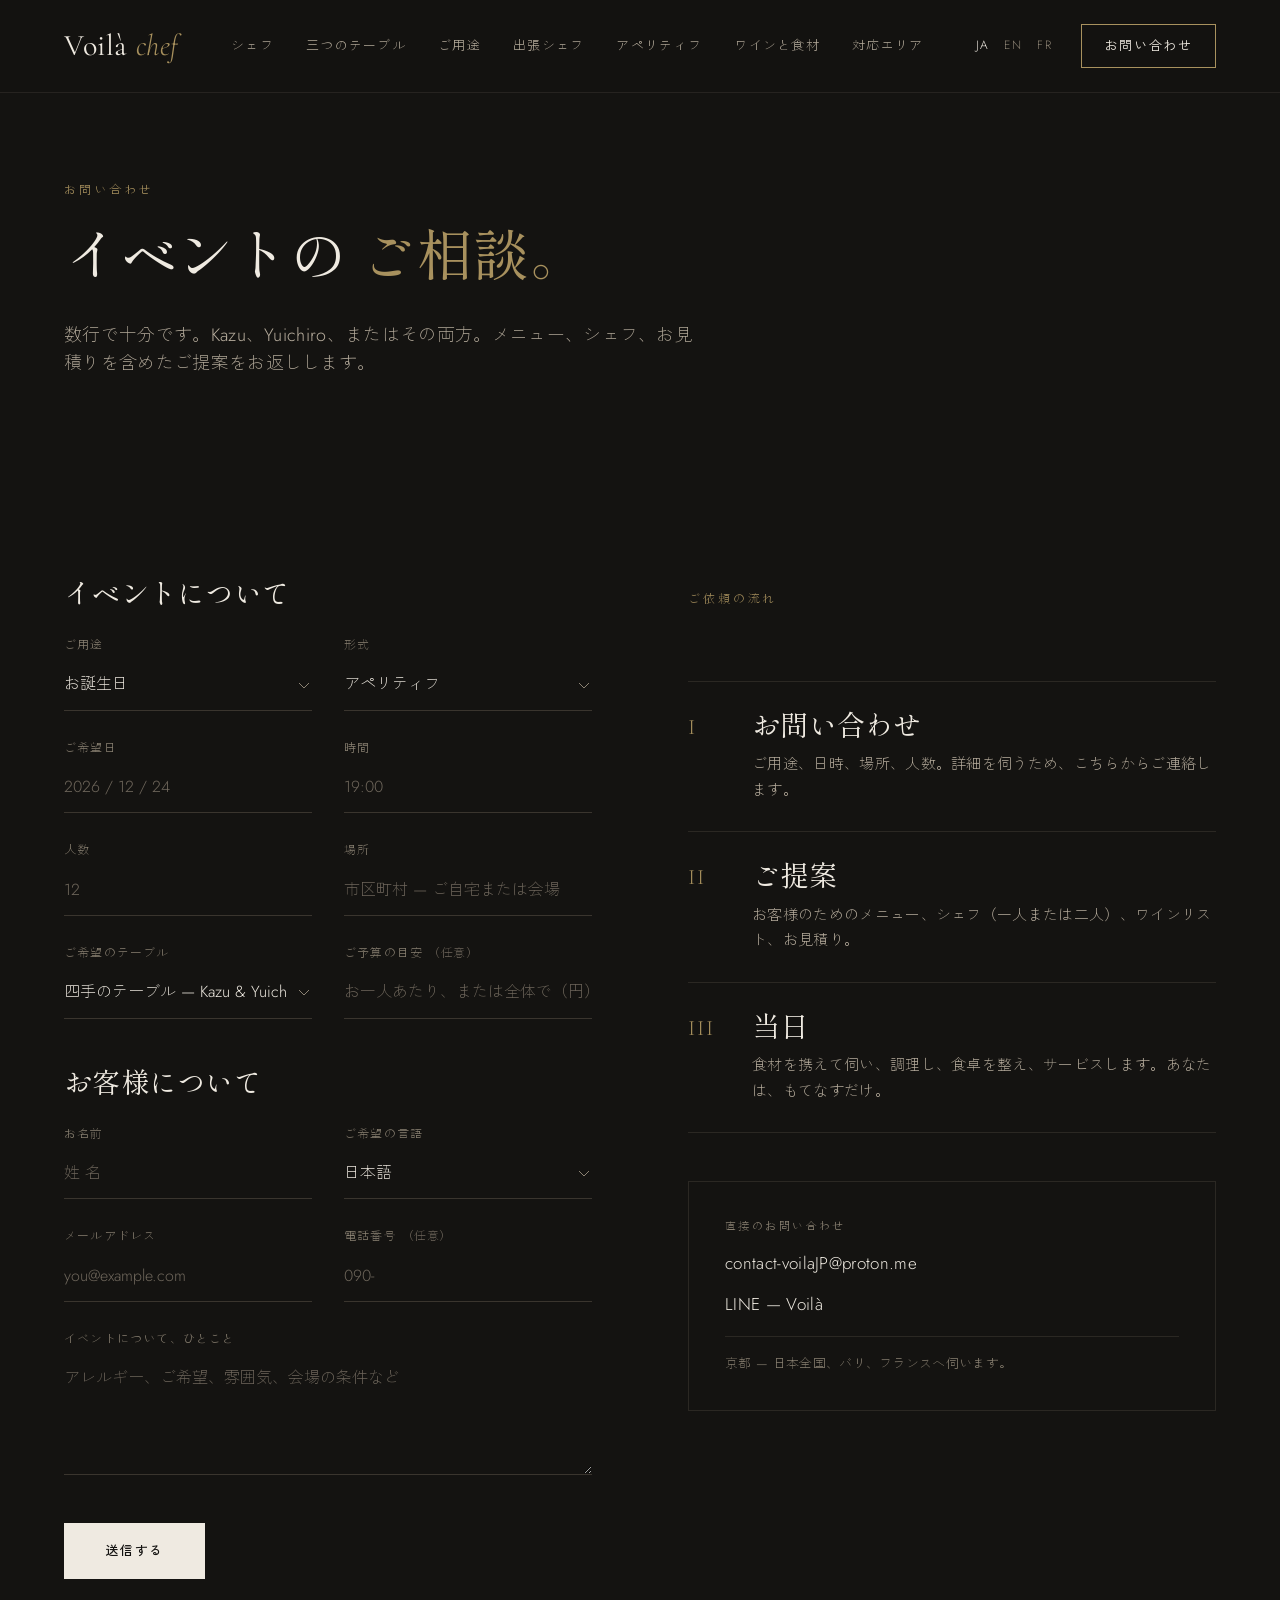
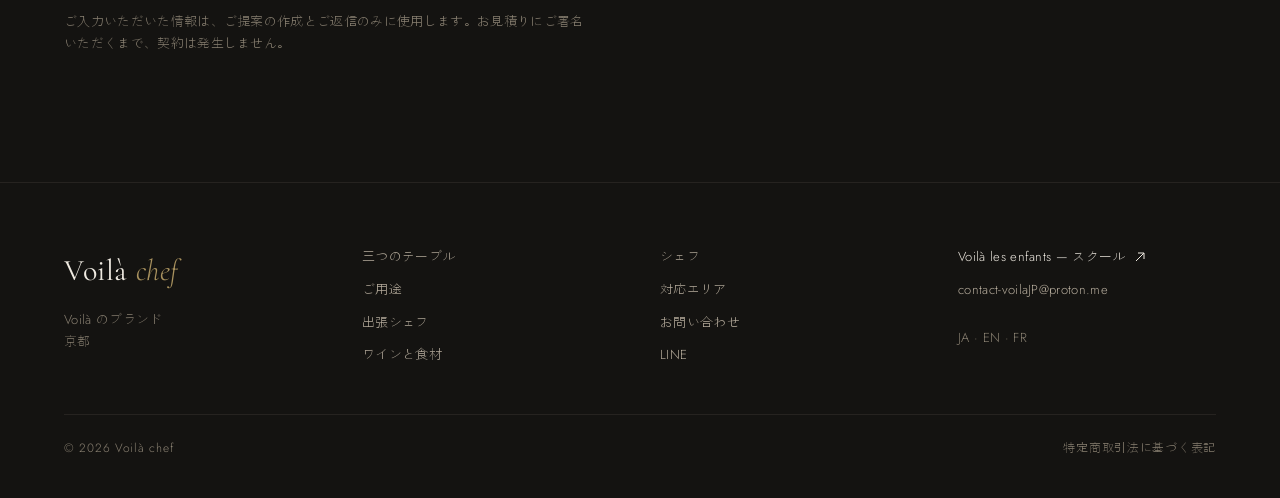
<file: ja/request.html>
<!doctype html>
<html lang="ja">
<head>
<meta charset="utf-8">
<meta name="viewport" content="width=device-width, initial-scale=1">
<title>お問い合わせ・お見積り — Voilà chef</title>
<meta name="description" content="ご希望の日時、場所、人数、ご用途をお知らせください。メニュー、シェフ、お見積りを含めたご提案をお返しします。">
<link rel="canonical" href="https://voila-chef.vercel.app/ja/request"><link rel="alternate" hreflang="ja" href="https://voila-chef.vercel.app/ja/request"><link rel="alternate" hreflang="en" href="https://voila-chef.vercel.app/en/request"><link rel="alternate" hreflang="fr" href="https://voila-chef.vercel.app/fr/demande"><link rel="alternate" hreflang="x-default" href="https://voila-chef.vercel.app/ja/request">
<meta property="og:type" content="website">
<meta property="og:site_name" content="Voilà chef">
<meta property="og:title" content="お問い合わせ・お見積り — Voilà chef">
<meta property="og:description" content="ご希望の日時、場所、人数、ご用途をお知らせください。メニュー、シェフ、お見積りを含めたご提案をお返しします。">
<meta property="og:url" content="https://voila-chef.vercel.app/ja/request">
<meta property="og:image" content="https://voila-chef.vercel.app/assets/img/hero-1400.jpg">
<meta property="og:locale" content="ja_JP">
<meta name="twitter:card" content="summary_large_image">
<meta name="theme-color" content="#141311">
<link rel="icon" href="/favicon.svg" type="image/svg+xml">
<link rel="preconnect" href="https://fonts.googleapis.com">
<link rel="preconnect" href="https://fonts.gstatic.com" crossorigin>
<link rel="stylesheet" href="https://fonts.googleapis.com/css2?family=Cormorant+Garamond:ital,wght@0,300;0,400;0,500;1,300;1,400&family=Jost:wght@300;400;500&family=Shippori+Mincho:wght@400;500&family=Zen+Kaku+Gothic+New:wght@300;400;500&display=swap">
<link rel="stylesheet" href="/assets/css/style.css?v=202610091457"></head>
<body class="lang-ja">
<a class="skip" href="#main">本文へ</a>

<header class="nav" id="top">
  <div class="wrap nav__in">
    <a class="brand" href="/ja">Voilà <em>chef</em></a>
    <nav class="nav__menu" id="menu" aria-label="Menu">
      <a href="/ja#chefs">シェフ</a>
      <a href="/ja#tables">三つのテーブル</a>
      <a href="/ja#occasions">ご用途</a>
      <a href="/ja#domicile">出張シェフ</a>
      <a href="/ja#aperitif">アペリティフ</a>
      <a href="/ja#cave">ワインと食材</a>
      <a href="/ja#destinations">対応エリア</a>
      <a class="nav__menu-cta" href="/ja/request">お問い合わせ</a>
      <div class="nav__langs nav__langs--menu">        <a href="/ja/request" hreflang="ja" aria-current="true">JA</a>        <a href="/en/request" hreflang="en">EN</a>        <a href="/fr/demande" hreflang="fr">FR</a>      </div>
    </nav>
    <div class="nav__right">
      <div class="nav__langs">        <a href="/ja/request" hreflang="ja" aria-current="true">JA</a>        <a href="/en/request" hreflang="en">EN</a>        <a href="/fr/demande" hreflang="fr">FR</a>      </div>
      <a class="btn btn--line" href="/ja/request">お問い合わせ</a>
      <button class="burger" type="button" aria-controls="menu" aria-expanded="false" aria-label="メニューを開く" data-open="メニューを開く" data-close="メニューを閉じる">
        <span></span><span></span>
      </button>
    </div>
  </div>
</header>

<main id="main">
<section class="page-head">
  <div class="wrap">
    <p class="kicker kicker--accent">お問い合わせ</p>
    <h1 class="h1 h1--page">イベントの <em>ご相談。</em></h1>
    <p class="lead">数行で十分です。Kazu、Yuichiro、またはその両方。メニュー、シェフ、お見積りを含めたご提案をお返しします。</p>
  </div>
</section>

<section class="section section--tight">
  <div class="wrap g2 g2--start g2--wide">

    <form class="form" id="demande-form" action="/api/demande" method="post" novalidate
          data-sending="送信中…" data-subject="Voilà chef お問い合わせ" data-email="contact-voilaJP@proton.me">
      <input type="hidden" name="lang" value="ja">
      <input type="text" name="website" class="hp" tabindex="-1" autocomplete="off" aria-hidden="true">

      <fieldset>
        <legend class="h3">イベントについて</legend>
        <div class="form__grid">
          <div class="field">
            <label for="occasion">ご用途</label>
            <select id="occasion" name="occasion"><option>お誕生日</option><option>ご婚約</option><option>ご結婚式</option><option>結婚記念日</option><option>法人・セミナー</option><option>Voilà les enfants のイベント</option><option>ご友人・ご家族との食事</option><option>その他</option></select>
          </div>
          <div class="field">
            <label for="formule">形式</label>
            <select id="formule" name="formule"><option>アペリティフ</option><option>ディナー</option><option>アペリティフ＋ディナー</option><option>ご自宅への出張シェフ</option></select>
          </div>
          <div class="field">
            <label for="date">ご希望日</label>
            <input id="date" name="date" type="text" placeholder="2026 / 12 / 24" autocomplete="off">
          </div>
          <div class="field">
            <label for="time">時間</label>
            <input id="time" name="time" type="text" placeholder="19:00" autocomplete="off">
          </div>
          <div class="field">
            <label for="guests">人数</label>
            <input id="guests" name="guests" type="text" inputmode="numeric" placeholder="12">
          </div>
          <div class="field">
            <label for="place">場所</label>
            <input id="place" name="place" type="text" placeholder="市区町村 — ご自宅または会場">
          </div>
          <div class="field">
            <label for="table">ご希望のテーブル</label>
            <select id="table" name="table"><option>四手のテーブル — Kazu &amp; Yuichiro</option><option>フランスのテーブル — Kazu</option><option>日本のテーブル — Yuichiro</option><option>まだ決めていない</option></select>
          </div>
          <div class="field">
            <label for="budget">ご予算の目安 <span class="opt">（任意）</span></label>
            <input id="budget" name="budget" type="text" placeholder="お一人あたり、または全体で（円）">
          </div>
        </div>
      </fieldset>

      <fieldset>
        <legend class="h3">お客様について</legend>
        <div class="form__grid">
          <div class="field">
            <label for="name">お名前</label>
            <input id="name" name="name" type="text" placeholder="姓 名" autocomplete="name" required>
          </div>
          <div class="field">
            <label for="language">ご希望の言語</label>
            <select id="language" name="language"><option selected>日本語</option><option>English</option><option>Français</option></select>
          </div>
          <div class="field">
            <label for="email">メールアドレス</label>
            <input id="email" name="email" type="email" placeholder="you@example.com" autocomplete="email" required>
          </div>
          <div class="field">
            <label for="phone">電話番号 <span class="opt">（任意）</span></label>
            <input id="phone" name="phone" type="tel" placeholder="090-" autocomplete="tel">
          </div>
        </div>
        <div class="field">
          <label for="message">イベントについて、ひとこと</label>
          <textarea id="message" name="message" rows="4" placeholder="アレルギー、ご希望、雰囲気、会場の条件など"></textarea>
        </div>
      </fieldset>

      <div class="form__actions">
        <button class="btn btn--solid btn--lg" type="submit">送信する</button>
        <p class="small small--muted">ご入力いただいた情報は、ご提案の作成とご返信のみに使用します。お見積りにご署名いただくまで、契約は発生しません。</p>
      </div>

      <div class="form__status" id="form-status" role="status" aria-live="polite" hidden>
        <div class="form__success" hidden>
          <p class="h3">ありがとうございます。</p>
          <p class="body body--muted">お問い合わせを受け付けました。48時間以内に、最初のご提案をお送りします。</p>
        </div>
        <div class="form__error" hidden>
          <p class="body body--muted">送信できませんでした。直接メールでお問い合わせください：</p>
          <a class="btn btn--line" id="form-mailto" href="mailto:contact-voilaJP@proton.me">メールで送る</a>
        </div>
      </div>
    </form>

    <aside class="aside">
      <p class="kicker kicker--accent">ご依頼の流れ</p>
      <ol class="steps">        <li>
          <span class="num">I</span>
          <div><h3 class="h3 h3--sm">お問い合わせ</h3><p class="card__text">ご用途、日時、場所、人数。詳細を伺うため、こちらからご連絡します。</p></div>
        </li>        <li>
          <span class="num">II</span>
          <div><h3 class="h3 h3--sm">ご提案</h3><p class="card__text">お客様のためのメニュー、シェフ（一人または二人）、ワインリスト、お見積り。</p></div>
        </li>        <li>
          <span class="num">III</span>
          <div><h3 class="h3 h3--sm">当日</h3><p class="card__text">食材を携えて伺い、調理し、食卓を整え、サービスします。あなたは、もてなすだけ。</p></div>
        </li>      </ol>
      <div class="contact-box">
        <p class="label">直接のお問い合わせ</p>
        <a href="mailto:contact-voilaJP@proton.me">contact-voilaJP@proton.me</a>
        <a href="https://lin.ee/PXNYpdO" rel="noopener" target="_blank">LINE — Voilà</a>
        <p class="small small--muted contact-box__zone">京都 — 日本全国、バリ、フランスへ伺います。</p>
      </div>
    </aside>

  </div>
</section>

</main>

<footer class="footer">
  <div class="wrap">
    <div class="footer__grid">
      <div>
        <div class="brand brand--footer">Voilà <em>chef</em></div>
        <p class="footer__muted">Voilà のブランド<br>京都</p>
      </div>
      <nav class="footer__links" aria-label="Footer">
        <a href="/ja#tables">三つのテーブル</a>
        <a href="/ja#occasions">ご用途</a>
        <a href="/ja#domicile">出張シェフ</a>
        <a href="/ja#cave">ワインと食材</a>
      </nav>
      <nav class="footer__links" aria-label="Footer 2">
        <a href="/ja#chefs">シェフ</a>
        <a href="/ja#destinations">対応エリア</a>
        <a href="/ja/request">お問い合わせ</a>
        <a href="https://lin.ee/PXNYpdO" rel="noopener" target="_blank">LINE</a>
      </nav>
      <div class="footer__links">
        <a class="footer__ext" href="https://voila-enfants.vercel.app" rel="noopener" target="_blank">Voilà les enfants — スクール
          <svg width="12" height="12" viewBox="0 0 12 12" fill="none" stroke="currentColor" stroke-width="1" aria-hidden="true"><path d="M2 10L10 2M4 2h6v6"/></svg></a>
        <a href="mailto:contact-voilaJP@proton.me">contact-voilaJP@proton.me</a>
        <span class="footer__muted">JA · EN · FR</span>
      </div>
    </div>
    <div class="footer__bottom">
      <span>© 2026 Voilà chef</span>
      <a href="/ja/legal">特定商取引法に基づく表記</a>
    </div>
  </div>
</footer>

<script src="/assets/js/main.js?v=202610091457" defer></script>
</body>
</html>
</file>
<file: assets/css/style.css>
/* Voilà chef — design system
   Ink / ivory / stone, one brass accent. Cormorant Garamond + Jost; Shippori Mincho + Zen Kaku Gothic New for Japanese. */

:root {
  --ink: #141311;
  --ink-2: #1A1815;
  --ink-3: #221F1B;
  --line: #262320;
  --line-2: #2B2823;
  --line-3: #3A352E;
  --ivory: #EFEAE1;
  --ivory-bg: #F1ECE3;
  --stone: #E8E2D7;
  --sand: #B8AE9E;
  --mute: #8B8273;
  --mute-2: #6F675C;
  --graphite: #5E574D;
  --rule-light: #D8D1C4;
  --rule-light-2: #CFC7B9;
  --brass: #A8915E;
  --brass-dark: #7A6740;
  --serif: 'Cormorant Garamond', 'Shippori Mincho', Georgia, 'Yu Mincho', serif;
  --sans: Jost, 'Zen Kaku Gothic New', system-ui, -apple-system, 'Hiragino Sans', sans-serif;
  --jp-serif: 'Shippori Mincho', 'Cormorant Garamond', 'Yu Mincho', serif;
  --wrap: 1312px;
  --gutter: 20px;
}
@media (min-width: 761px) { :root { --gutter: 64px; } }

*, *::before, *::after { box-sizing: border-box; }
html { scroll-behavior: smooth; -webkit-text-size-adjust: 100%; }
body {
  margin: 0; background: var(--ink); color: var(--ivory);
  font-family: var(--sans); font-weight: 300; font-size: 16px; line-height: 1.6;
  -webkit-font-smoothing: antialiased;
}
.lang-ja body, body.lang-ja { font-weight: 300; letter-spacing: 0.02em; }
img { display: block; max-width: 100%; }
a { color: inherit; text-decoration: none; transition: color .2s, opacity .2s; }
a:hover { color: var(--brass); }
p { margin: 0; }
h1, h2, h3 { margin: 0; font-weight: 300; }
button { font: inherit; }
.skip { position: absolute; left: -999px; top: 0; background: var(--ivory); color: var(--ink); padding: 8px 16px; z-index: 100; }
.skip:focus { left: 16px; top: 16px; }
.wrap { width: 100%; max-width: var(--wrap); margin: 0 auto; padding: 0 var(--gutter); }

/* Type */
.serif, .h1, .h2, .h3, .brand, .num, .stat__n, .cities__list, .occasions__name { font-family: var(--serif); }
.h1 { font-size: clamp(50px, 7.2vw, 92px); line-height: 1.02; letter-spacing: -0.01em; }
.h1--page { font-size: clamp(44px, 5.6vw, 76px); line-height: 1.04; }
.h2 { font-size: clamp(32px, 3.6vw, 50px); line-height: 1.12; }
.h2--xl { font-size: clamp(38px, 4vw, 56px); line-height: 1.08; }
.h3 { font-size: clamp(28px, 2.6vw, 36px); line-height: 1.1; }
.h3--sm { font-size: 28px; line-height: 1.15; }
.h1 em, .h2 em, .h3 em { font-style: italic; font-weight: 300; }
.lang-ja .h1, .lang-ja .h2, .lang-ja .h3, .lang-ja .h1--page { letter-spacing: 0.01em; line-height: 1.22; font-weight: 400; }
.lang-ja .h1 { font-size: clamp(34px, 4.6vw, 58px); }
.lang-ja .h1--page { font-size: clamp(34px, 4.4vw, 56px); }
.lang-ja .h2, .lang-ja .h2--xl { font-size: clamp(28px, 3vw, 42px); }
.lang-ja .h3 { font-size: clamp(24px, 2.2vw, 30px); }
.lang-ja .h1 em, .lang-ja .h2 em, .lang-ja .h3 em { font-style: normal; color: var(--brass); }
.kicker { font-size: 12px; letter-spacing: 0.24em; text-transform: uppercase; margin-bottom: 24px; }
.kicker--accent { color: var(--brass); }
.kicker--dark { color: var(--brass-dark); }
.label { font-size: 12px; letter-spacing: 0.18em; text-transform: uppercase; color: var(--mute); }
.label--dark { color: var(--brass-dark); }
.lead { font-size: clamp(16px, 1.4vw, 19px); line-height: 1.6; color: var(--sand); max-width: 560px; margin-top: 28px; }
.body { font-size: 17px; line-height: 1.75; color: var(--graphite); margin-top: 24px; }
.body--muted { color: var(--sand); }
.body--light { color: var(--ivory); }
.small { font-size: 15px; line-height: 1.65; color: var(--graphite); margin-top: 12px; }
.small--muted { color: var(--mute); font-size: 13px; }
.num { font-size: 20px; letter-spacing: 0.1em; color: var(--brass); }
.num--sm { font-family: var(--sans); font-size: 11px; letter-spacing: 0.2em; }
.jp { font-family: var(--jp-serif); font-size: 14px; letter-spacing: 0.12em; color: var(--mute); text-align: center; }

/* Buttons */
.btn { display: inline-flex; align-items: center; justify-content: center; height: 48px; padding: 0 26px;
  font-size: 12px; letter-spacing: 0.2em; text-transform: uppercase; font-weight: 500; border: 1px solid transparent; cursor: pointer; }
.btn--solid { background: var(--ivory); color: var(--ink); }
.btn--solid:hover { background: #fff; color: var(--ink); }
.btn--line { height: 44px; padding: 0 22px; border-color: var(--brass); color: var(--ivory); font-weight: 400; }
.btn--line:hover { background: rgba(168,145,94,.12); color: var(--ivory); }
.btn--lg { height: 56px; padding: 0 40px; }
.lang-ja .btn { letter-spacing: 0.14em; font-size: 13px; }
.link-arrow { display: inline-flex; align-items: center; gap: 10px; font-size: 12px; letter-spacing: 0.2em; text-transform: uppercase; color: var(--ivory); min-height: 44px; }
.link-arrow--dark { color: var(--ink); margin-top: 28px; }
.link-arrow svg { transition: transform .2s; }
.link-arrow:hover svg { transform: translateX(4px); }

/* Nav */
.nav { position: sticky; top: 0; z-index: 50; background: rgba(20,19,17,.92); backdrop-filter: blur(10px); border-bottom: 1px solid var(--line); }
.nav__in { display: flex; align-items: center; justify-content: space-between; height: 68px; }
.brand { font-size: 24px; font-weight: 400; letter-spacing: 0.02em; color: var(--ivory); white-space: nowrap; }
.brand em { font-style: italic; font-weight: 300; color: var(--brass); }
.brand:hover { color: var(--ivory); }
.brand--footer { font-size: 30px; }
.nav__menu { display: none; }
.nav__right { display: flex; align-items: center; gap: 18px; }
.nav__langs { display: none; gap: 14px; font-size: 12px; letter-spacing: 0.16em; color: var(--mute); }
.nav__langs a { color: var(--mute); }
.nav__langs a[aria-current="true"] { color: var(--ivory); }
.nav__right .btn--line { display: none; }
.burger { width: 44px; height: 44px; display: inline-flex; flex-direction: column; align-items: center; justify-content: center; gap: 8px; background: none; border: 0; cursor: pointer; padding: 0; }
.burger span { display: block; width: 22px; height: 1px; background: var(--ivory); transition: transform .25s, opacity .25s; }
.burger[aria-expanded="true"] span:first-child { transform: translateY(4.5px) rotate(45deg); }
.burger[aria-expanded="true"] span:last-child { transform: translateY(-4.5px) rotate(-45deg); }
.nav.is-open .nav__menu { display: flex; flex-direction: column; position: absolute; left: 0; right: 0; top: 68px; background: var(--ink); border-bottom: 1px solid var(--line); padding: 16px var(--gutter) 28px; gap: 2px; }
.nav.is-open .nav__menu > a { padding: 14px 0; font-size: 13px; letter-spacing: 0.18em; text-transform: uppercase; color: var(--sand); border-bottom: 1px solid var(--line); }
.nav.is-open .nav__menu > a.nav__menu-cta { color: var(--brass); border-bottom: 0; }
.nav__langs--menu { display: flex; gap: 20px; padding-top: 20px; font-size: 12px; letter-spacing: 0.16em; }
.nav__langs--menu a { color: var(--mute); }
.nav__langs--menu a[aria-current="true"] { color: var(--ivory); }
@media (min-width: 1024px) {
  .nav__in { height: 92px; }
  .brand { font-size: 30px; }
  .nav__menu { display: flex; gap: 32px; font-size: 12px; letter-spacing: 0.18em; text-transform: uppercase; }
  .nav__menu > a { color: var(--sand); }
  .nav__menu > a:hover { color: var(--ivory); }
  .nav__langs { display: flex; }
  .nav__langs--menu, .nav__menu-cta { display: none; }
  .nav__right { gap: 28px; }
  .nav__right .btn--line { display: inline-flex; }
  .burger { display: none; }
}
.lang-ja .nav__menu > a, .lang-ja .nav.is-open .nav__menu > a { letter-spacing: 0.1em; text-transform: none; font-size: 13px; }

/* Hero */
.hero { padding: 48px 0 40px; }
.hero__grid { display: grid; grid-template-columns: 1fr; gap: 40px; align-items: center; }
.hero__actions { display: flex; flex-direction: column; gap: 16px; margin-top: 36px; }
.hero__media { position: relative; height: 380px; }
.hero__frame { position: absolute; inset: 0 0 0 20px; border: 1px solid var(--brass); opacity: .6; }
.hero__media picture, .hero__media img { position: absolute; inset: 16px 16px 16px 0; width: calc(100% - 16px); height: calc(100% - 32px); }
.hero__media img { object-fit: cover; }
@media (min-width: 761px) {
  .hero { padding: 72px 0 96px; min-height: 760px; display: flex; align-items: center; }
  .hero__grid { grid-template-columns: 1fr 1fr; gap: 64px; }
  .hero__actions { flex-direction: row; align-items: center; gap: 36px; flex-wrap: wrap; }
  .hero__media { height: 640px; }
  .hero__frame { inset: 0 0 0 48px; }
  .hero__media picture, .hero__media img { inset: 24px 24px 24px 0; width: calc(100% - 24px); height: calc(100% - 48px); }
}
.rule-line { display: flex; align-items: center; gap: 24px; padding-bottom: 56px; }
.rule { height: 1px; flex: 1 1 0; background: var(--line); }
@media (min-width: 761px) { .rule-line { padding-bottom: 72px; } .jp { font-size: 15px; } }

/* Sections */
.section { padding: 80px 0; }
.section--tight { padding: 0 0 96px; }
.section--ivory { background: var(--ivory-bg); color: var(--ink); }
.section--stone { background: var(--stone); color: var(--ink); }
.section--center { text-align: center; }
.section--center .body, .section--center .h2 { margin-left: auto; margin-right: auto; max-width: 820px; }
.section--center .body { max-width: 620px; }
.section__head { max-width: 760px; margin-bottom: 48px; }
@media (min-width: 761px) { .section { padding: 128px 0; } .section__head { margin-bottom: 64px; } }
.g2 { display: grid; grid-template-columns: 1fr; gap: 40px; }
.g2--center { align-items: center; }
.g2--start { align-items: start; }
.g3 { display: grid; grid-template-columns: 1fr; gap: 16px; }
.g4 { display: grid; grid-template-columns: 1fr 1fr; gap: 24px 20px; }
.g4--rule { border-top: 1px solid var(--rule-light); padding-top: 32px; margin-top: 48px; }
@media (min-width: 761px) {
  .g2 { grid-template-columns: 1fr 1fr; gap: 64px; }
  .g2--wide { gap: 96px; }
  .g3 { grid-template-columns: repeat(3, 1fr); gap: 32px; }
  .g4 { grid-template-columns: repeat(4, 1fr); gap: 40px; }
  .g4--rule { padding-top: 48px; margin-top: 64px; }
}
.concept__text { display: flex; flex-direction: column; gap: 4px; }
@media (min-width: 761px) { .concept__text { padding-top: 48px; } }
.stats { display: grid; grid-template-columns: repeat(3, 1fr); gap: 16px; border-top: 1px solid var(--rule-light); padding-top: 24px; margin-top: 40px; }
.stat__n { font-size: 30px; line-height: 1; }
.stat__t { font-size: 12px; line-height: 1.5; color: var(--graphite); margin-top: 8px; }
@media (min-width: 761px) { .stats { gap: 40px; padding-top: 40px; margin-top: 56px; } .stat__n { font-size: 44px; } .stat__t { font-size: 14px; margin-top: 10px; } }

/* Cards */
.card { display: flex; flex-direction: column; gap: 16px; padding: 28px 24px; border: 1px solid var(--line-2); }
.card--signature { border-color: var(--brass); background: var(--ink-2); }
.card__top { display: flex; justify-content: space-between; align-items: center; }
.tag { font-size: 10px; letter-spacing: 0.22em; text-transform: uppercase; color: var(--brass); }
.card__text { font-size: 15px; line-height: 1.7; color: var(--sand); }
.card__foot { margin-top: auto; display: flex; flex-direction: column; gap: 8px; padding-top: 16px; border-top: 1px solid var(--line-2); }
.price { font-size: 13px; letter-spacing: 0.1em; color: var(--ivory); }
@media (min-width: 761px) { .card { padding: 40px 36px 44px; gap: 24px; } }

/* Images */
.img { width: 100%; object-fit: cover; }
.img--tall { height: 300px; }
.img--mid { height: 260px; }
.img--portrait { height: 420px; margin-bottom: 24px; }
@media (min-width: 761px) { .img--tall { height: 560px; } .img--mid { height: 480px; } .img--portrait { height: 620px; } }
.dashlist { list-style: none; margin: 24px 0 0; padding: 24px 0 0; border-top: 1px solid var(--rule-light); display: flex; flex-direction: column; gap: 14px; }
.dashlist li { display: flex; gap: 16px; font-size: 15px; color: var(--ink); }
.dashlist li span { color: var(--brass-dark); }

/* Occasions */
.occasions { list-style: none; margin: 0; padding: 0; border-top: 1px solid var(--line-2); }
.occasions li { display: flex; gap: 20px; align-items: baseline; padding: 18px 0; border-bottom: 1px solid var(--line-2); }
.occasions__name { font-size: 24px; line-height: 1.15; }
@media (min-width: 761px) {
  .occasions { display: grid; grid-template-columns: repeat(4, 1fr); border-left: 1px solid var(--line-2); }
  .occasions li { flex-direction: column; gap: 18px; padding: 36px 28px 40px; border-right: 1px solid var(--line-2); }
  .occasions__name { font-size: 28px; }
}

/* Band */
.band { position: relative; height: 520px; overflow: hidden; display: flex; align-items: flex-end; }
.band__img { position: absolute; inset: 0; width: 100%; height: 100%; object-fit: cover; }
.band picture { position: absolute; inset: 0; }
.band picture img { width: 100%; height: 100%; object-fit: cover; }
.band__veil { position: absolute; inset: 0; background: linear-gradient(to top, rgba(20,19,17,.72) 0%, rgba(20,19,17,.28) 55%, rgba(20,19,17,.12) 100%); }
.band__text { position: relative; padding-bottom: 40px; }
.band__text .kicker { color: var(--ivory); }
.band__text .h2 { max-width: 820px; }
.band__text .body { max-width: 560px; margin-top: 20px; }
@media (min-width: 761px) { .band { height: 720px; } .band__text { padding-bottom: 72px; } }

/* Chefs */
.chef .kicker { margin: 0 0 10px; }
.chef .h3 { margin-bottom: 10px; }

/* Destinations */
.cities { border-top: 1px solid var(--rule-light-2); padding-top: 24px; margin: 32px auto 0; max-width: 820px; }
.cities .label { display: block; margin-bottom: 14px; font-size: 11px; letter-spacing: 0.22em; }
.cities__list { display: flex; flex-wrap: wrap; justify-content: center; gap: 8px 20px; font-size: 22px; line-height: 1.4; }
.cities__list .dot { color: var(--brass-dark); }
@media (min-width: 761px) { .cities__list { font-size: 26px; gap: 12px 28px; } }

/* Contact box */
.contact-box { display: flex; flex-direction: column; gap: 14px; padding: 28px; border: 1px solid var(--line-2); font-size: 17px; }
.contact-box .label { font-size: 11px; letter-spacing: 0.22em; }
.contact-box a { color: var(--ivory); }
.contact-box a:hover { color: var(--brass); }
.contact-box__zone { border-top: 1px solid var(--line-2); padding-top: 16px; margin-top: 4px; }
#demande .btn { margin-top: 32px; }
@media (min-width: 761px) { .contact-box { padding: 36px; } }

/* Page head */
.page-head { padding: 56px 0 48px; }
.page-head .lead { max-width: 640px; }
@media (min-width: 761px) { .page-head { padding: 88px 0 72px; } }

/* Form */
.form { display: flex; flex-direction: column; gap: 48px; }
.form fieldset { margin: 0; padding: 0; border: 0; min-width: 0; }
.form legend { padding: 0; margin-bottom: 24px; }
.form__grid { display: grid; grid-template-columns: 1fr; gap: 24px; }
@media (min-width: 560px) { .form__grid { grid-template-columns: 1fr 1fr; gap: 28px 32px; } }
.field { display: flex; flex-direction: column; gap: 6px; margin-top: 0; }
.form fieldset > .field { margin-top: 28px; }
.field label { font-size: 11px; letter-spacing: 0.2em; text-transform: uppercase; color: var(--mute); }
.field .opt { text-transform: none; letter-spacing: 0.04em; color: var(--mute-2); }
.lang-ja .field label { letter-spacing: 0.1em; font-size: 12px; }
.field input, .field select, .field textarea {
  width: 100%; background: transparent; border: 0; border-bottom: 1px solid var(--line-3); border-radius: 0; color: var(--ivory);
  font: 300 16px/1.4 var(--sans); padding: 12px 0 14px; outline: none; -webkit-appearance: none; appearance: none;
}
.field select { background-image: url("data:image/svg+xml,%3Csvg xmlns='http://www.w3.org/2000/svg' width='12' height='8' viewBox='0 0 12 8'%3E%3Cpath d='M1 1l5 5 5-5' fill='none' stroke='%238B8273' stroke-width='1'/%3E%3C/svg%3E"); background-repeat: no-repeat; background-position: right 2px center; padding-right: 24px; }
.field select option { color: var(--ink); background: #fff; }
.field textarea { min-height: 120px; resize: vertical; }
.field input:focus, .field select:focus, .field textarea:focus { border-bottom-color: var(--brass); }
.field input::placeholder, .field textarea::placeholder { color: var(--mute-2); }
.field input:user-invalid { border-bottom-color: #B0583F; }
.hp { position: absolute; left: -9999px; width: 1px; height: 1px; opacity: 0; }
.form__actions { display: flex; flex-direction: column; gap: 20px; align-items: flex-start; }
.form__status { padding: 32px; border: 1px solid var(--brass); }
.form__status .h3 { margin-bottom: 8px; }
.form__error .btn { margin-top: 20px; }
.form.is-sending .btn--lg { opacity: .6; pointer-events: none; }

/* Aside / steps */
.aside { display: flex; flex-direction: column; gap: 40px; }
@media (min-width: 761px) { .aside { padding-top: 12px; gap: 48px; } }
.steps { list-style: none; margin: 0; padding: 0; border-top: 1px solid var(--line-2); }
.steps li { display: flex; gap: 24px; padding: 24px 0; border-bottom: 1px solid var(--line-2); }
.steps .num { flex: 0 0 36px; font-size: 22px; }
.steps .h3--sm { margin-bottom: 8px; }
@media (min-width: 761px) { .steps li { gap: 28px; padding: 28px 0; } }

/* Legal */
.legal { max-width: 760px; display: flex; flex-direction: column; gap: 40px; }
.legal__block .body { margin-top: 12px; }
.legal__block .h3 { font-size: 28px; }

/* Footer */
.footer { border-top: 1px solid var(--line); padding: 48px 0 32px; }
.footer__grid { display: grid; grid-template-columns: 1fr; gap: 32px; }
.footer__links { display: flex; flex-direction: column; gap: 12px; font-size: 13px; color: var(--sand); align-items: flex-start; }
.footer__links a { color: var(--sand); }
.footer__links a:hover { color: var(--ivory); }
.footer__ext { display: inline-flex; align-items: center; gap: 8px; color: var(--ivory) !important; }
.footer__muted { font-size: 13px; line-height: 1.7; color: var(--mute); margin-top: 14px; }
.footer__bottom { display: flex; justify-content: space-between; flex-wrap: wrap; gap: 12px 16px; border-top: 1px solid var(--line); padding-top: 24px; margin-top: 40px; font-size: 12px; letter-spacing: 0.06em; color: var(--mute); }
.footer__bottom a { color: var(--mute); }
@media (min-width: 761px) { .footer { padding: 64px 0 40px; } .footer__grid { grid-template-columns: repeat(4, 1fr); gap: 40px; } .footer__bottom { margin-top: 48px; } }

@media (prefers-reduced-motion: reduce) { html { scroll-behavior: auto; } *, *::before, *::after { transition: none !important; } }
</file>
